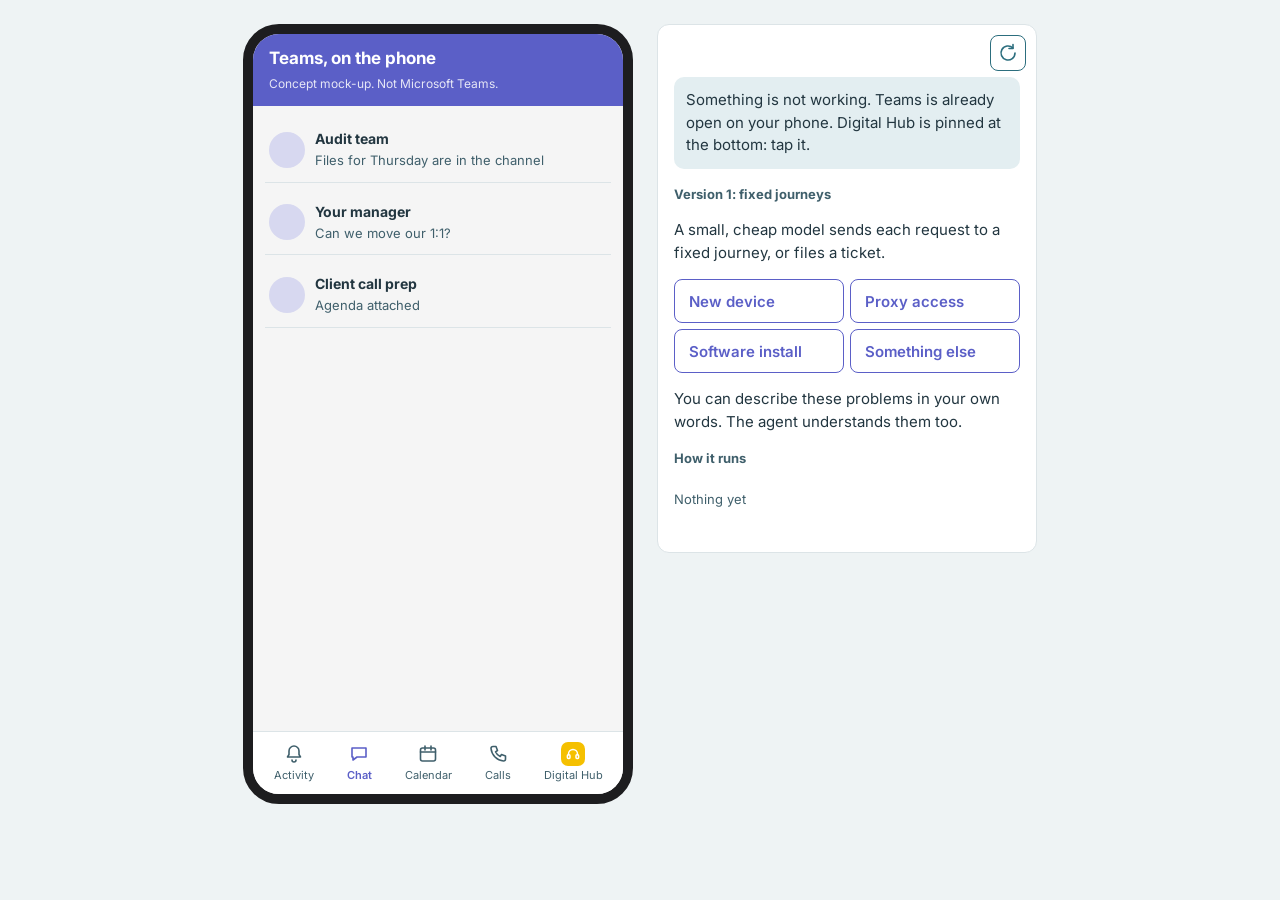
<file: app/index.html>
<!DOCTYPE html>
<html lang="en">
<head>
<meta charset="utf-8">
<meta name="viewport" content="width=device-width, initial-scale=1">
<title>Digital Hub: proof of concept</title>
<link href="https://fonts.googleapis.com/css2?family=Inter:wght@400;600;700&display=swap" rel="stylesheet">
<style>
/* Same colours as the diagrams: teal for our agents, yellow top bar for Digital Hub cards, purple for the Teams-like frame */
:root{--ink:#223640;--teal:#2c6e7e;--tint:#e3eef1;--hair:#dce4e7;--second:#3f5f6b;--hub:#f5c000;--live:#d9733b;--frame:#5b5fc7}
*{box-sizing:border-box;min-width:0}
body{margin:0;background:#eef3f4;color:var(--ink);font:400 15px/1.5 Inter,sans-serif}
.wrap{display:flex;gap:24px;justify-content:center;align-items:flex-start;padding:24px 12px;flex-wrap:wrap}
.device{display:flex;flex-direction:column;background:#f5f5f5;border:10px solid #1d1d1f;overflow:hidden;max-width:100%}
.device.phone{width:390px;height:780px;max-height:calc(100vh - 48px);border-radius:36px}
.device.desktop{width:1040px;height:680px;border-radius:14px}
.body{flex:1;display:flex;min-height:0}
.convo{flex:1;display:flex;flex-direction:column;min-height:0}
.rail,.side{display:none}
.desktop .rail{display:flex;flex-direction:column;gap:6px;width:72px;padding:10px 4px;background:#464775}
.rb{display:flex;flex-direction:column;align-items:center;gap:2px;min-height:0;padding:6px 2px;border:0;border-radius:6px;background:none;color:#fff;font:400 10px Inter,sans-serif}
.rb .ic{width:26px;height:26px}.rail .ic svg{stroke:#fff}
.rb.hub .ic{background:var(--hub);border-radius:7px;padding:3px}.rb.hub svg{stroke:#fff}
/* Desktop side panel: the 2019 portal widgets, next to the chat */
.desktop .side{display:block;width:300px;padding:14px;border-left:1px solid var(--hair);background:#fff;overflow-y:auto}
.side h3{font-size:13px;margin:0 0 6px;color:var(--second)}
.side section{margin-bottom:18px}
.item{font-size:13px;padding:8px 10px;border:1px solid var(--hair);border-radius:8px;margin-bottom:6px}
.item b{display:block}.item span{color:var(--second)}
.empty{font-size:13px;color:var(--second)}
.top{background:var(--frame);color:#fff;padding:12px 16px}
.top b{display:block;font-size:17px}
.top small{opacity:.85;font-size:12px}
.chat{flex:1;overflow-y:auto;padding:12px;display:flex;flex-direction:column;gap:8px}
.msg{max-width:82%;padding:8px 12px;border-radius:12px;background:#fff;border:1px solid var(--hair)}
.msg .who{display:block;font-size:12px;font-weight:600;color:var(--second)}
.msg.me{align-self:flex-end;background:#e8e9fb;border-color:#d0d2f5}
.msg.live{border-color:var(--live)}
.note{align-self:center;font-size:12px;color:var(--second);text-align:center}
.card{max-width:88%;background:#fff;border:1px solid var(--hair);border-top:6px solid var(--hub);border-radius:10px;padding:10px 12px}
.card.live{border-top-color:var(--live)}
.card b{display:block}
.card p{margin:2px 0;color:var(--second);font-size:14px}
.btns{display:flex;flex-wrap:wrap;gap:6px;margin-top:8px}
.btns.stack{flex-direction:column;align-items:stretch}.btns.stack button{text-align:left;padding:8px 10px}.btns.stack button span{display:block;font-weight:400;font-size:13px;color:var(--second)}
button{font:600 14px Inter,sans-serif;min-height:40px;padding:0 14px;border-radius:8px;border:1.5px solid var(--teal);background:#fff;color:var(--teal);cursor:pointer}
button.main{background:var(--teal);color:#fff}
button:disabled{opacity:.45;cursor:default}
/* Module name: tiny and grey in the corner for now, until it gets its own place */
.card{position:relative;padding-bottom:16px}.mod{position:absolute;right:8px;bottom:3px;font-size:9px;color:#9aa5aa}
.typing{align-self:flex-start;font-size:13px;color:var(--second)}
.compose{display:flex;flex-direction:column;gap:6px;padding:8px;border-top:1px solid var(--hair);background:#fff}
.chips{display:flex;flex-wrap:wrap;gap:6px}
.chips button{min-height:34px;font-weight:400;font-size:13px;border-color:var(--frame);color:var(--frame)}
.row{display:flex;gap:6px}
.row input{flex:1;font:16px Inter,sans-serif;padding:8px 10px;border:1px solid var(--hair);border-radius:8px}
.row button{background:var(--frame);border-color:var(--frame);color:#fff}
.hidden{display:none}
/* Teams-like bottom tabs on the phone, rail on the laptop. No Microsoft logo: generic squares, Digital Hub in yellow */
.tabs{display:flex;justify-content:space-around;padding:6px 4px 8px;background:#fff;border-top:1px solid var(--hair)}
.desktop .tabs{display:none}
.tab{display:flex;flex-direction:column;align-items:center;gap:2px;min-height:0;padding:4px 6px;border:0;background:none;color:var(--second);font:400 11px Inter,sans-serif}
.ic{display:block;width:24px;height:24px}.ic svg{width:100%;height:100%;fill:none;stroke:var(--second);stroke-width:1.6;stroke-linecap:round;stroke-linejoin:round}
.tab.on{color:var(--frame);font-weight:600}.tab.on svg{stroke:var(--frame)}
/* Digital Hub, pinned: a yellow tile with a white headset */
.tab.hub .ic{background:var(--hub);border-radius:7px;padding:3px}.tab.hub svg{stroke:#fff;stroke-width:2}
.home-row{display:flex;gap:10px;align-items:center;padding:10px 4px;border-bottom:1px solid var(--hair)}
.home-row i{width:36px;height:36px;border-radius:50%;background:#d7d8f0;flex:none}
.home-row b{display:block;font-size:14px}.home-row span{font-size:13px;color:var(--second)}
/* The guide: what is happening now, and who is working */
.guide{width:380px;max-width:100%;background:#fff;border:1px solid var(--hair);border-radius:12px;padding:16px}
.guide h2{font-size:13px;margin:16px 0 8px;color:var(--second)}
.now{margin:0;padding:12px;border-radius:10px;background:var(--tint);font-size:15px}
.flow{display:flex;flex-direction:column;align-items:stretch}
.agent{position:relative;border:1.5px solid #c9d1d4;border-radius:10px;padding:10px;margin-top:22px;cursor:pointer;background:#fff}
.agent:first-child{margin-top:0}
.agent+.agent::before{content:'';position:absolute;top:-24px;left:28px;height:22px;border-left:2px solid #b7c1c5}
.agent.active{border-color:var(--teal);box-shadow:0 0 0 3px var(--tint)}
.agent.person{border-color:var(--live)}
.agent-head{display:flex;gap:10px;align-items:center}
.ava{width:36px;height:36px;border-radius:8px;display:grid;place-items:center;font:700 12px Inter,sans-serif;color:#fff;background:var(--teal);flex:none}
.person .ava{background:var(--live);border-radius:50%}
.ava img,.face{width:100%;height:100%;border-radius:50%;object-fit:cover}
.msg .face{float:left;width:28px;height:28px;margin:0 8px 0 0}
.card b .face{width:28px;height:28px;margin:0 8px 0 0;vertical-align:middle}.enterprise .ava{background:#3f5f6b}.trigger .ava{background:var(--frame)}.system .ava{background:#9aa5aa}.switch .ava{background:#6a7a82;transform:rotate(45deg) scale(.8)}.switch .ava span{transform:rotate(-45deg)}
.agent-head b{display:block;font-size:14px}.agent-head span{font-size:12px;color:var(--second)}
/* sub-nodes, like n8n: chat model, memory, tools hang under an AI agent node */
.subs{display:grid;grid-template-columns:repeat(3,minmax(0,1fr));gap:6px;margin-top:10px;padding-top:10px;border-top:1.5px dashed #c9d1d4}
.sub{border:1px solid var(--hair);border-radius:8px;padding:5px 6px;font-size:11px;line-height:1.3}
.sub i{display:block;font-style:normal;color:var(--second)}
.sub.large{background:var(--teal);border-color:var(--teal);color:#fff}.sub.large i{color:#fff}
.branches{display:flex;gap:6px;margin-top:8px}.branches span{flex:1;font-size:12px;text-align:center;padding:4px;border:1px solid var(--hair);border-radius:8px;color:var(--second)}
.branches span.taken{background:var(--teal);border-color:var(--teal);color:#fff}
.details{margin-top:8px;font-size:13px}.details p{margin:4px 0}.details ol{margin:6px 0 0;padding-left:18px;color:var(--second)}
.total{margin-top:8px;font-size:14px;font-weight:600}
.switch{display:flex;gap:6px;margin-top:16px}
.clock{display:flex;align-items:center;gap:8px;margin:10px 0;font-weight:600;color:var(--teal)}.clock svg{width:28px;height:28px;fill:none;stroke:var(--teal);stroke-width:1.6;stroke-linecap:round}.clock .hand{transform-origin:12px 12px;animation:spin 1s linear infinite}@keyframes spin{to{transform:rotate(360deg)}}
.top-row{display:flex;justify-content:flex-end;margin:-6px -6px 6px 0}button.icon{min-height:36px;width:36px;padding:0;display:grid;place-items:center}button.icon .ic svg{stroke:var(--teal)}
.examples{display:grid;grid-template-columns:1fr 1fr;gap:6px;margin:8px 0}.examples button{text-align:left;min-height:44px;font-size:15px;border-color:var(--frame);color:var(--frame)}
</style>
</head>
<body>
<div class="wrap">
  <section class="device phone" id="frame" aria-label="Digital Hub chat">
    <header class="top"><b id="device">Digital Hub demo</b><small>Concept mock-up. Not Microsoft Teams.</small></header>
    <div class="body">
      <nav class="rail"><button class="rb"><span class="ic"><svg viewBox="0 0 24 24" aria-hidden="true"><path d="M12 4a5 5 0 0 0-5 5v3.5L5.5 15h13L17 12.5V9a5 5 0 0 0-5-5z"/><path d="M10 18a2 2 0 0 0 4 0"/></svg></span>Activity</button><button class="rb"><span class="ic"><svg viewBox="0 0 24 24" aria-hidden="true"><path d="M5 6h14v9H10l-4 3v-3H5z"/></svg></span>Chat</button><button class="rb"><span class="ic"><svg viewBox="0 0 24 24" aria-hidden="true"><rect x="4.5" y="6" width="15" height="13" rx="2"/><path d="M4.5 10h15M9 4v4M15 4v4"/></svg></span>Calendar</button><button class="rb"><span class="ic"><svg viewBox="0 0 24 24" aria-hidden="true"><path d="M7 4.5h3l1.5 4-2 1.3a9 9 0 0 0 4.7 4.7l1.3-2 4 1.5v3a2 2 0 0 1-2 2A14 14 0 0 1 5 6.5a2 2 0 0 1 2-2z"/></svg></span>Calls</button><button class="rb hub" id="railhub"><span class="ic"><svg viewBox="0 0 24 24" aria-hidden="true"><path d="M6 13v-1a6 6 0 0 1 12 0v1"/><rect x="4.5" y="13" width="3.5" height="5" rx="1.2"/><rect x="16" y="13" width="3.5" height="5" rx="1.2"/></svg></span>Digital Hub</button></nav>
      <div class="convo">
        <div class="chat" id="chat" aria-live="polite"></div>
        <div class="compose hidden" id="compose">
          <div class="chips" id="chips"></div>
          <form class="row" id="form"><input id="input" aria-label="Message" autocomplete="off"><button>Send</button></form>
        </div>
      </div>
      <aside class="side">
        <section><h3>My requests</h3><div id="reqs"><p class="empty">Nothing open</p></div></section>
        <section><h3>Waiting for someone</h3><div id="waits"><p class="empty">Nothing waiting</p></div></section>
        <section><h3>Approved fixes</h3><p class="empty">The fix agent runs them for you. You can also ask for one in the chat.</p>
          <div class="item"><b>Browser</b><span>Clear cookies, fix pop-up blocking</span></div>
          <div class="item"><b>Windows</b><span>Clean up the disk, repair the installer</span></div>
          <div class="item"><b>Compliance</b><span>Check and fix PC compliance</span></div>
          <div class="item"><b>Connection</b><span>Update the VPN app, fix frequent lockouts</span></div>
        </section>
      </aside>
    </div>
    <nav class="tabs"><button class="tab"><span class="ic"><svg viewBox="0 0 24 24" aria-hidden="true"><path d="M12 4a5 5 0 0 0-5 5v3.5L5.5 15h13L17 12.5V9a5 5 0 0 0-5-5z"/><path d="M10 18a2 2 0 0 0 4 0"/></svg></span>Activity</button><button class="tab on" id="tabchat"><span class="ic"><svg viewBox="0 0 24 24" aria-hidden="true"><path d="M5 6h14v9H10l-4 3v-3H5z"/></svg></span>Chat</button><button class="tab"><span class="ic"><svg viewBox="0 0 24 24" aria-hidden="true"><rect x="4.5" y="6" width="15" height="13" rx="2"/><path d="M4.5 10h15M9 4v4M15 4v4"/></svg></span>Calendar</button><button class="tab"><span class="ic"><svg viewBox="0 0 24 24" aria-hidden="true"><path d="M7 4.5h3l1.5 4-2 1.3a9 9 0 0 0 4.7 4.7l1.3-2 4 1.5v3a2 2 0 0 1-2 2A14 14 0 0 1 5 6.5a2 2 0 0 1 2-2z"/></svg></span>Calls</button><button class="tab hub" id="tabhub"><span class="ic"><svg viewBox="0 0 24 24" aria-hidden="true"><path d="M6 13v-1a6 6 0 0 1 12 0v1"/><rect x="4.5" y="13" width="3.5" height="5" rx="1.2"/><rect x="16" y="13" width="3.5" height="5" rx="1.2"/></svg></span>Digital Hub</button></nav>
  </section>
  <aside class="guide">
    <div class="top-row"><button id="restart" class="icon" aria-label="Start again" title="Start again"><span class="ic"><svg viewBox="0 0 24 24" aria-hidden="true"><path d="M19 12a7 7 0 1 1-2.05-4.95"/><path d="M17 3.5v4h-4"/></svg></span></button></div>
    <p class="now" id="now"></p>
    <h2>Version 1: fixed journeys</h2>
    <p>A small, cheap model sends each request to a fixed journey, or files a ticket.</p>
    <div class="examples" id="examples"></div>
    <p>You can describe these problems in your own words. The agent understands them too.</p>
    <h2>How it runs</h2>
    <div class="flow" id="agents"><p class="empty">Nothing yet</p></div>
    <p class="total" id="total"></p>
  </aside>
</div>
<script>
{
const chat = document.getElementById('chat'), chipsEl = document.getElementById('chips'), $ = id => document.getElementById(id);
const form = document.getElementById('form'), input = document.getElementById('input');
const wait = ms => new Promise(r => setTimeout(r, ms));
// Tracy's face: the live-support illustration from the 2019 diagrams
const FACE = '[data-uri]';
const face = () => { const i = el('img', 'face'); i.src = FACE; i.alt = ''; return i; };
const el = (tag, cls, text) => { const e = document.createElement(tag); if (cls) e.className = cls; if (text) e.textContent = text; return e; };
const add = e => { chat.append(e); chat.scrollTop = chat.scrollHeight; return e; };
let onSend = null, pending = null, busy = false, fromChat = false, topic = '';

// What the employee sees ---------------------------------------------------------------
const me = text => add(el('div', 'msg me', text));
const note = text => add(el('div', 'note', text));
async function say(text, who = 'Digital Hub', live = false) {
  const t = add(el('div', 'typing', who + ' is typing…'));
  await wait(900);
  t.remove();
  const m = el('div', 'msg' + (live ? ' live' : ''));
  if (who === 'Tracy') m.append(face());
  m.append(el('span', 'who', who), text);
  add(m);
}
// A card: title, lines, buttons. Resolves with the label the employee tapped (at once if it has no buttons).
function card(module, title, lines, buttons = [], opt = {}) {
  return new Promise(resolve => {
    const c = el('div', 'card' + (opt.live ? ' live' : ''));
    const h = el('b', '', title);
    if (opt.face) h.prepend(face());
    c.append(h, ...lines.map(l => el('p', '', l)));
    const b = el('div', opt.stack ? 'btns stack' : 'btns');
    buttons.forEach((label, i) => {
      const x = el('button', i || opt.stack ? '' : 'main', label);
      const [name, about] = label.split('\n'); // a stacked option: name on the first line, one line about it below
      if (about) { x.textContent = name; x.append(el('span', '', about)); }
      x.onclick = () => { b.querySelectorAll('button').forEach(y => y.disabled = true); if (opt.echo !== false) me(name); resolve(name); };
      b.append(x);
    });
    if (buttons.length) c.append(b);
    if (module) c.append(el('span', 'mod', module));
    // A short pause before every card, so messages arrive one at a time
    const t = add(el('div', 'typing', 'Digital Hub is typing…'));
    wait(900).then(() => { t.remove(); add(c); if (!buttons.length) resolve(null); });
  });
}
// The employee writes: suggestion chips plus free text. Resolves with what was sent.
function ask(suggestions) {
  if (pending) { const t = pending; pending = null; return Promise.resolve(t); } // already written to the intake agent
  chipsEl.replaceChildren(...suggestions.map(s => { const b = el('button', '', s); b.onclick = () => send(s); return b; }));
  return new Promise(resolve => { onSend = resolve; });
}
function send(text) {
  if (!onSend || !text.trim()) return;
  me(text);
  chipsEl.replaceChildren();
  input.value = '';
  if (withPerson) personHistory.push({ role: 'user', content: text });
  const r = onSend; onSend = null; r(text);
}
// The demo runs on the phone only
function device(text) {
  $('device').textContent = text;
}
const onDevice = () => $('device').textContent.includes('laptop') ? 'laptop' : 'phone';
// Desktop widgets: open requests and what waits for someone else
function widget(id, key, title, status) {
  const box = document.getElementById(id);
  box.querySelector('.empty')?.remove();
  let it = box.querySelector(`[data-k="${key}"]`);
  if (!it) { it = el('div', 'item'); it.dataset.k = key; it.append(el('b'), el('span')); box.append(it); }
  it.querySelector('b').textContent = title;
  it.querySelector('span').textContent = status;
}
const request = (title, status) => widget('reqs', title, title, status);
// Tracy: in the demo a larger model plays her, and it sees only the handoff card
let withPerson = false;
const personHistory = [];
const handoffCard = () => [`Request: ${topic}`, ...[...document.querySelectorAll('.agent ol li')].map(li => li.textContent)].join('\n');
async function tracy(cue, fallback) {
  if (!live) { personHistory.push({ role: 'assistant', content: fallback }); return say(fallback, 'Tracy', true); }
  const t = add(el('div', 'typing', 'Tracy is typing…'));
  try {
    const res = await fetch('/api/person', { method: 'POST', headers: { 'content-type': 'application/json' }, body: JSON.stringify({ handoff: handoffCard(), history: personHistory, cue }) });
    const r = await res.json();
    if (!res.ok || !r.reply) throw new Error(r.error);
    t.remove();
    personHistory.push({ role: 'assistant', content: r.reply });
    spend('Tracy from IT', r.usage.cost);
    const msg = el('div', 'msg live'); msg.append(face(), el('span', 'who', 'Tracy'), r.reply); add(msg);
  } catch (e) { t.remove(); personHistory.push({ role: 'assistant', content: fallback }); await say(fallback, 'Tracy', true); }
}
async function talkToTracy(text) {
  me(text); input.value = '';
  personHistory.push({ role: 'user', content: text });
  await tracy('', 'Let me check that for you. I can see everything that was tried, so I will start from there.');
}

// Tickets stay in this browser, so a later conversation can ask about them ("how is my Visio?")
const tickets = {
  all() { try { return JSON.parse(localStorage.getItem('dh-tickets')) || []; } catch { return []; } },
  add(what, team, kind = 'INC', status = 'Open') {
    const t = { num: kind + Math.floor(1000000 + Math.random() * 9000000), what, team, status, at: new Date().toISOString() };
    try { localStorage.setItem('dh-tickets', JSON.stringify([...tickets.all(), t])); } catch { /* storage off: the ticket still shows in this conversation */ }
    request(t.num, `${what.replace(/\.$/, '')}. ${team}, ${status.toLowerCase()}`);
    return t.num;
  },
  set(num, status) {
    const all = tickets.all(), t = all.find(x => x.num === num);
    if (t) { t.status = status; try { localStorage.setItem('dh-tickets', JSON.stringify(all)); } catch { /* storage off */ } }
    const it = document.querySelector(`#reqs [data-k="${num}"] span`);
    if (it) it.textContent = it.textContent.replace(/, [^,]*$/, `, ${status.toLowerCase()}`);
  },
};
// Time passes in the demo: a clock runs for a few seconds, then the agent comes back by itself
function later(label) {
  const box = el('div', 'clock');
  box.innerHTML = '<svg viewBox="0 0 24 24" aria-hidden="true"><circle cx="12" cy="12" r="9"/><path class="hand" d="M12 12V6"/></svg>';
  box.append(el('span', '', label + '…'));
  $('now').after(box);
  return wait(3000).then(() => box.remove());
}
function unwait(key) {
  const box = document.getElementById('waits');
  box.querySelector(`[data-k="${key}"]`)?.remove();
  if (!box.children.length) box.append(el('p', 'empty', 'Nothing waiting'));
}

// Who is working: every agent and person is a card in the guide ---------------------------
const AG = {
  'Message in Digital Hub': { ab: 'IN', role: 'Trigger: the employee writes or taps', kind: 'trigger', does: 'Starts the run with the employee’s message and channel' },
  'Fixed journey?': { ab: '?', role: 'Switch', kind: 'switch', does: 'Known request: the fixed journey runs. Unknown: a ticket for people, with a label' },
  'ServiceNow ticket': { ab: 'SN', role: 'Ticket for people, filled by the intake agent', kind: 'system', does: 'Carries the summary, team, urgency and a label for new journeys' },
  'Intake agent': { ab: 'IA', role: 'AI agent: reads every request first', model: 'Small model', memory: 'This conversation + employee context', real: true, price: '$0.10 in, $0.50 out per million tokens',
    does: 'Picks a fixed journey, or fills a ServiceNow ticket and labels it', never: 'Changes nothing in any system', uses: 'Workday, Nexthink, ServiceNow' },
  'Fix agent': { memory: 'This case', ab: 'FX', role: 'Fixes devices and software', model: 'Small model',
    does: 'Runs approved fixes; the large model drafts new ones', never: 'Runs a new fix before an engineer approves', uses: 'Nexthink, Intune' },
  'Identity agent': { memory: 'This case', ab: 'ID', role: 'Passwords and sign-in', model: 'Small model',
    does: 'Resets passwords, unlocks accounts', never: 'Reads mail or files', uses: 'Entra ID' },
  'Access agent': { memory: 'This case', ab: 'AC', role: 'Access to channels, files, mailboxes', model: 'Small model',
    does: 'Asks owners, grants access once they say yes', never: 'Approves its own request', uses: 'Entra ID, Office 365, Workday' },
  'Devices agent': { memory: 'This case', ab: 'DV', role: 'Laptops and accessories', model: 'Small model',
    does: 'Locks, orders, starts the data transfer', never: 'Wipes without the employee’s yes', uses: 'Intune, SAP Ariba' },
  'Workplace agent': { memory: 'This case', ab: 'WP', role: 'Meeting rooms', model: 'Small model',
    does: 'Rebooks rooms, files facilities requests', never: 'Sees meeting content', uses: 'Office 365, ServiceNow' },
  'Microsoft Defender': { ab: 'MD', role: 'Enterprise agent for security', model: 'Its own model', kind: 'enterprise',
    does: 'Decides whether a reported email is a threat and removes it', never: 'Is rebuilt by us: we only ask it', uses: 'Defender for Office 365' },
  'Tracy from IT': { ab: 'TR', face: true, role: 'Live support. In the demo, played by a larger model', kind: 'person', model: 'Large model', memory: 'The handoff card only', uses: 'Remote session',
    real: true, price: '$2 in, $10 out per million tokens', does: 'Takes over with the whole story. In real life she is a support person', never: 'Asks the employee to repeat anything' },
  'Tracy': { alias: 'Tracy from IT' },
  'The security team': { ab: 'SE', role: 'Security incidents', kind: 'person', does: 'Handles real attacks and client data at risk' },
  'Facilities': { ab: 'FA', role: 'Building and rooms', kind: 'person', does: 'Repairs rooms and equipment' },
  'Engineer': { ab: 'EN', role: 'Approves new fixes', kind: 'person', does: 'Checks every new fix before it runs anywhere' },
};
let active = null, total = 0;
const now = text => { $('now').textContent = text; };
function agentCard(name) {
  name = AG[name]?.alias || name;
  const a = AG[name];
  let c = document.querySelector(`.agent[data-n="${name}"]`);
  if (c) return c;
  $('agents').querySelector('.empty')?.remove();
  c = el('div', 'agent ' + (a.kind || '')); c.dataset.n = name; c.dataset.cost = 0;
  const head = el('div', 'agent-head'), ava = el('div', 'ava', a.face ? '' : a.ab), t = el('div');
  if (a.face) ava.append(face());
  t.append(el('b', '', name), el('span', '', a.role));
  head.append(ava, t);
  const parts = [head];
  if (a.model) {
    const subs = el('div', 'subs');
    [['Chat model', a.model], ['Memory', a.memory || 'Its own'], ['Tools', a.uses || 'None']].forEach(([k, v]) => {
      const x = el('div', 'sub' + (v === 'Large model' ? ' large' : '')); x.append(el('i', '', k), v); subs.append(x);
    });
    parts.push(subs);
  }
  if (a.kind === 'switch') { const br = el('div', 'branches'); br.append(el('span', '', 'Yes: fixed journey'), el('span', '', 'No: ticket')); parts.push(br); }
  const d = el('div', 'details hidden');
  d.append(el('p', '', 'Does: ' + a.does));
  if (a.never) d.append(el('p', '', 'Never: ' + a.never));

  if (a.model) d.append(el('p', 'cost', a.real ? 'This conversation: $0' : 'In this demo its steps are scripted: no model call, no cost shown'));
  d.append(el('ol'));
  if (a.kind === 'switch') ava.replaceChildren(el('span', '', '?'));
  c.append(...parts, d);
  c.onclick = () => d.classList.toggle('hidden');
  $('agents').append(c);
  return c;
}
// Systems and approvers are not agents: their steps go to the agent that called them
function step(who, text) {
  const c = AG[who] ? agentCard(who) : active || agentCard('Intake agent');
  document.querySelectorAll('.agent').forEach(x => x.classList.toggle('active', x === c));
  active = c;
  c.querySelector('ol').append(el('li', '', AG[who] ? text : `${who}: ${text}`));
  now(`${c.dataset.n}: ${AG[who] ? text : who + ' — ' + text}`);
}
function spend(name, dollars) {
  const c = agentCard(name);
  c.dataset.cost = +c.dataset.cost + dollars;
  total += dollars;
  c.querySelector('.cost').textContent = `This conversation: $${(+c.dataset.cost).toFixed(5)}. Price: ${AG[c.dataset.n].price}`;
  $('total').textContent = `Model cost of this conversation: $${total.toFixed(5)}`;
}

// The 12 modules: the same task always looks the same ----------------------------------------
const m = {
  async verifyIdentity(how) {
    const a = await card('Verify identity', 'Confirm it is you', [how], ['I approved it']);
    step('Entra ID', 'Identity confirmed with a second factor', 'system');
    return a;
  },
  async orderDevice(item, lines) {
    const a = await card('Order a device', item, lines, ['Order', 'Not now']);
    if (a === 'Not now') { await say('OK. The order is saved if you change your mind.'); return false; }
    step('SAP Ariba', `Order placed: ${item}`, 'system');
    request(item, 'Ordered');
    return true;
  },
  async installSoftware(app) {
    step('Fix agent', `Checks in ServiceNow that ${app} is approved for this role`);
    const a = await card('Install software', `${app} is approved for you`, ['About 5 minutes'], ['Install now', 'Later']);
    const num = tickets.add(`${app} install`, 'Software', 'REQ', a === 'Later' ? 'Install later' : 'Installing');
    step('ServiceNow ticket', `Request ${num}: ${app}, ${a === 'Later' ? 'install later' : 'installing'}`);
    if (a === 'Later') {
      // One short reminder: 15 minutes is soon enough for a call today
      if (await card('Install software', 'Shall I remind you in 15 minutes?', [], ['Yes', 'No']) === 'No') {
        step('Fix agent', 'No reminder. The request stays open');
        await say(`OK. Request ${num} stays open: install it any time from My requests.`);
        return false;
      }
      step('Fix agent', 'The journey sets one reminder: in 15 minutes');
      await say(`OK. Your request is ${num}. I will remind you in 15 minutes.`);
      now('The employee goes back to work. Nobody needs to look at the ticket: the agent comes back by itself.');
      await later('15 minutes later');
      // The agent does not ask again: it starts the install, and the employee can still cancel
      step('Fix agent', 'Comes back once and starts the install. The employee can cancel');
      const r = await Promise.race([card('Install software', `Installing ${app} now`, ['About 5 minutes'], ['Cancel']), wait(6000)]);
      if (r === 'Cancel') {
        step('Fix agent', 'Cancelled: no more reminders. The request stays open for the service desk');
        await say(`OK, I won't bother you again. Your request ${num} stays open in My requests.`);
        return false;
      }
      [...chat.querySelectorAll('.card')].pop().querySelectorAll('button').forEach(b => b.disabled = true);
      tickets.set(num, 'Installing');
      step('Intune', `Starts the ${app} install`, 'system');
      return num;
    }
    step('Intune', `Starts the ${app} install`, 'system');
    await say(`Installing ${app}. I will tell you when it is ready.`);
    return num;
  },
  async getApproval(agent, who, what) {
    step(agent, `Asks ${who} in Teams: ${what}`);
    await card('Get approval', `Waiting for ${who}`, [what, 'I will tell you as soon as they answer']);
    widget('waits', who, who, what);
    await wait(2500);
    step(who, 'Approves in Teams', 'system');
    unwait(who);
  },
  // Returns true when the employee says yes. A no is a choice, not a dead end: one question at a time decides what happens next
  async confirmRisky(title, lines, action) {
    if (await card('Confirm a risky action', title, lines, [action, 'Not now']) === action) return true;
    await m.declined(title);
    return false;
  },
  async declined(what) {
    await say('Is it urgent?');
    if (/^(y|да)/i.test(await ask(['Yes', 'No']))) {
      await m.handOver('Tracy from IT', ['She already knows what happened'], null);
      await tracy('Greet the employee, show you know what happened, and say how you will help now.', 'Hi, I can see the whole conversation. Let us sort it out together.');
      return;
    }
    await say('Shall I file a ticket?');
    if (/^(y|да)/i.test(await ask(['Yes', 'Never mind']))) {
      const num = tickets.add(topic || what, 'Service desk');
      step('ServiceNow ticket', `Filed ${num}: ${what}, not urgent`);
      await say(`Done. Your ticket is ${num}.`);
    } else {
      await say('OK, cancelled.');
    }
  },
  async runFix(agent, n, what) {
    step(agent, `Fix ${n}: ${what}`);
    await say(`Fix ${n}: ${what}…`);
    await wait(1200);
  },
  async bookRoom(title, lines, action, other) {
    return card('Book or change a room', title, lines, [action, other]);
  },
  async grantAccess(agent, system, what, button) {
    step(agent, `Grants access in ${system}`);
    await card('Grant access', `You have access to ${what}`, [], [button]);
  },
  async handOver(who, lines, button) {
    step('Intake agent', 'Hands over: who, what happened, what was tried, the logs');
    step(who, 'Gets the handoff card. No need to ask again.', 'live');
    request('Case with ' + who, 'In progress');
    await wait(800);
    note(`${who} joined the chat`);
    withPerson = who.startsWith('Tracy');
    return card('Hand over to a person', `${who} joined`, lines, button ? [button] : [], { live: true, face: who.startsWith('Tracy') });
  },
  async status(title, lines) {
    request(title, lines[0]);
    await card('Status and updates', title, lines);
  },
  async feedback() {
    const a = await card('Feedback', 'How did we do?', [], ['Great', 'OK', 'Not good']);
    step('ServiceNow', `Case closed. Rating: ${a}`, 'system');
    withPerson = false;
    document.querySelectorAll('#reqs .item span').forEach(x => { if (['Installing', 'In progress'].includes(x.textContent)) x.textContent = 'Solved'; });
    await say('Thank you. The case is closed.');
  },
  async continueElsewhere(where) {
    if (where.includes(onDevice())) return;
    device(where);
    note(`You opened ${where.replace('Digital Hub in ', '')}. Same conversation.`);
    step('Intake agent', 'Same conversation in another channel: nothing is asked again');
  },
};
const front = (text) => step('Intake agent', text);
const context = () => front('Loads his context from Workday, Nexthink and ServiceNow: role, laptop, open tickets');

// The 10 scenarios -------------------------------------------------------------------------
const scenarios = [
  { title: 'Meeting room', where: 'Digital Hub in Teams, on the laptop', async run() {
    await ask(['The screen in room 4B is not working, my meeting starts in 10 minutes']);
    context(); front('Room problem: routes to the workplace agent');
    step('Workplace agent', 'Finds a free room of the same size nearby in Office 365');
    const a = await m.bookRoom('Room 4C is free', ['Same size, same floor', 'I will move the invite for everyone'], 'Move my meeting', 'Keep room 4B');
    if (a === 'Move my meeting') { step('Office 365', 'Meeting moved to 4C, invites updated', 'system'); await say('Done. Everyone has the new room.'); }
    step('Workplace agent', 'Files a facilities request in ServiceNow');
    step('Facilities', 'Schedules a repair visit for room 4B', 'live');
    await m.status('Repair request for room 4B', ['Facilities will visit today', 'You do not need to do anything']);
    await m.feedback();
  } },
  { title: 'VPN offsite', where: 'Digital Hub in Teams, on the laptop', async run() {
    await ask(['VPN does not connect from the hotel']);
    context(); front('Connection problem: routes to the fix agent');
    step('Nexthink', 'The VPN client on his laptop is out of date', 'system');
    await say('Your VPN app is out of date. That is why it fails.');
    if (!await m.confirmRisky('Update the VPN app?', ['About 2 minutes', 'You will be offline for a moment'], 'Update')) return;
    await m.runFix('Fix agent', 1, 'updating the VPN app');
    step('Intune', 'VPN app updated', 'system');
    await say('Updated. Try to connect now.');
    const r = await ask(['It works now', 'Still not working']);
    if (r === 'Still not working') {
      step('Intake agent', 'The fix did not help: the problem is on the network side');
      await say('The problem is on the network side. I am bringing in a person.');
      await m.handOver('Tracy from IT', ['She already knows: you are at a hotel, the VPN app is updated, it still does not connect'], 'Allow remote session');
      step('Tracy', 'Reads the handoff: hotel network, VPN app updated, still no connection');
      await tracy('Explain that many hotel networks block the usual VPN connection and that you are switching their VPN to the mode that works through hotel Wi-Fi.', 'I see the whole story. Many hotel networks block the usual VPN connection. I am switching your VPN to the mode that works through hotel Wi-Fi.');
      step('Tracy', 'Switches the VPN to the hotel-friendly mode in the remote session');
      await wait(1500);
      await tracy('The switch is done. Ask them to try to connect now.', 'Done. Try to connect now.');
      await ask(['Connected, thank you']);
      await tracy('It works. Tell them the VPN will now pick this mode on its own in any hotel.', 'Great. The VPN will now pick this mode on its own in any hotel.');
      step('Fix agent', 'Drafts a new fix: switch to the hotel-friendly mode when the usual one fails');
      step('Engineer', 'Approves the new fix. Next time the fix agent does it without a person');
    }
    await m.feedback();
  } },
  { title: 'Password reset', where: 'Digital Hub website, on the phone', async run() {
    note('Your laptop says the password is wrong. You open the Digital Hub website on your phone.');
    await ask(['I am locked out of my laptop']);
    front('Locked out: routes to the identity agent');
    await m.verifyIdentity('I sent a request to your Authenticator app');
    step('Entra ID', 'Sign-in risk: low', 'system');
    step('Identity agent', 'Creates a one-time pass in Entra ID, valid for 1 hour');
    await card(null, 'Your one-time pass', ['7Q4-K9M-2LX', 'Type it on your laptop instead of the password. Then set a new one.'], ['I am in']);
    step('Entra ID', 'Signed in with the one-time pass, new password set', 'system');
    await say('Welcome back. Your new password works everywhere now.');
    await m.feedback();
  } },
  { title: 'Teams channel access', where: 'Digital Hub in Teams, on the laptop', async run() {
    await ask(['I need access to the Halden client channel']);
    context(); front('Access request: routes to the access agent');
    step('Access agent', 'Checks in Workday that he is on the Halden engagement');
    await m.getApproval('Access agent', 'the channel owner', 'Add him to the Halden channel');
    await m.grantAccess('Access agent', 'Entra ID and Office 365', 'the Halden channel', 'Open the channel');
    await m.feedback();
  } },
  { title: 'Lost laptop', where: 'Digital Hub in Teams, on the phone', async run() {
    await ask(['My laptop was stolen at the airport']);
    front('Lost device: routes to the devices agent');
    await m.verifyIdentity('Approve the request in Authenticator on your phone');
    step('Devices agent', 'It is him: locks and wipes at once, without asking more');
    step('Intune', 'Laptop locked and wiped', 'system');
    step('Identity agent', 'Signs him out everywhere and sends a link for a new password');
    await say('Your laptop is locked and wiped. Nobody can open it, and your files are safe in OneDrive. You are signed out everywhere: set a new password with the link on your phone.');
    step('Devices agent', 'Files the loss report in ServiceNow');
    await m.orderDevice('Replacement laptop', ['Same model, set up for you', 'Locker at your office, tomorrow 10:00']);
    await say('One more question: was client data on it?');
    const r = await ask(['Yes, client files', 'No']);
    if (r !== 'No') {
      front('Client data on a lost device: the security team joins');
      await m.handOver('The security team', ['They will tell the client if needed'], null);
      await say('Thanks for telling us fast. We will take it from here and call you today.', 'Security team', true);
    }
    await m.status('Your laptop case', ['Locked and wiped', 'Replacement: tomorrow 10:00, locker 12']);
    await m.feedback();
  } },
  { title: 'Client files in SharePoint', where: 'Digital Hub in Teams, on the laptop', async run() {
    await ask(['I cannot open the Halden client folder in SharePoint']);
    context(); front('App access problem: routes to the access agent');
    step('Nexthink', 'SharePoint itself is working', 'system');
    step('Access agent', 'He is on the engagement in Workday, but has no access to its files in Entra ID');
    await say('You are on the Halden engagement, but nobody gave you access to its files yet.');
    await m.getApproval('Access agent', 'the engagement manager', 'Give him access to the Halden files');
    await m.grantAccess('Access agent', 'Entra ID', 'the Halden files', 'Open SharePoint');
    await m.feedback();
  } },
  { title: 'Outlook access for an assistant', label: 'Proxy access', where: 'Digital Hub in Teams, on the laptop', async run() {
    await ask(['My new assistant needs access to my calendar and inbox']);
    context(); front('Delegation: routes to the access agent');
    step('Access agent', 'Finds a new assistant on his team in Workday');
    let who = 'Anna Lee';
    if (await card('Grant access', 'Is it Anna Lee?', ['Executive assistant, joined your team on Monday'], ['Yes', 'Someone else']) === 'Someone else') {
      await say('Who is it? Write their name.');
      who = (await ask([])).trim();
      step('Access agent', `Finds ${who} in Workday`);
    }
    const LEVELS = { 'See your calendar': 'see your calendar', 'Manage your calendar': 'manage your calendar', 'Calendar and email': 'manage your calendar and email' };
    const level = await card('Grant access', `What can ${who} do?`, ['Private meetings and emails stay hidden. You can change this any time.'],
      ['See your calendar\nSees when you are busy', 'Manage your calendar\nAccepts, sends and moves meetings for you', 'Calendar and email\nAlso reads your email and sends it for you'], { stack: true });
    step('Access agent', `Gives ${who} this level in Office 365: ${level}`);
    const num = tickets.add(`${who}: ${level.toLowerCase()}`, 'Access', 'REQ', 'Active');
    step('ServiceNow ticket', `Request ${num}: access for ${who}`);
    step('Access agent', `Tells ${who} in Teams`);
    await say(`Done. ${who} can now ${LEVELS[level]}. I told them in Teams. To change or remove it, open ${num} in My requests.`);
    await m.feedback();
  } },
  { title: 'Ordering a peripheral', where: 'Digital Hub in Teams, on the laptop', async run() {
    await ask(['I need a second monitor']);
    context(); front('Hardware request: routes to the devices agent');
    step('Devices agent', 'Finds monitors that work with his laptop and are in stock in SAP Ariba');
    const pick = await card('Order a device', 'Monitors for your role', ['Free for your role. All of them work with your laptop.'],
      ['24-inch monitor\nFits a small desk', '27-inch monitor\nMore room for spreadsheets', '27-inch USB-C monitor\nOne cable for the picture and charging'], { stack: true });
    const where = await card('Order a device', 'Where should it go?', [], ['Office locker, tomorrow', 'Home, in 3 days']);
    step('Devices agent', 'Standard item: approved automatically, no manager needed');
    step('SAP Ariba', `Order placed: ${pick}`, 'system');
    const num = tickets.add(pick, 'Devices', 'REQ', 'Ordered');
    step('ServiceNow ticket', `Request ${num}: ${pick}, ordered`);
    await say(`Ordered. Your request is ${num}. I will tell you when it arrives.`);
    now('The employee goes back to work. The agent comes back when the monitor arrives.');
    const office = where.startsWith('Office');
    await later(office ? 'Next morning' : 'Three days later');
    step('Devices agent', office ? 'Comes back by itself: the monitor is in the locker' : 'Comes back by itself: the monitor was delivered');
    tickets.set(num, office ? 'Ready' : 'Delivered');
    await card('Status and updates', office ? 'Your monitor is here' : 'Your monitor was delivered', office ? ['Locker 12, next to reception', 'Code: 4821'] : ['Left at your door today']);
    await m.feedback();
  } },
  { title: 'Email scam', where: 'Outlook on the laptop', async run() {
    if (!fromChat) {
      await card(null, 'Your mailbox is full: verify your account', ['From: it-support@mai1box-help.com'], ['Report'], { echo: false });
      note('You tapped Report in Outlook');
    }
    // From the chat the employee has already said what happened: do not ask it again
    const said = fromChat ? await ask([]) : '';
    step('Microsoft Defender', 'Enterprise agent: confirms phishing, removes it from every mailbox', 'system');
    if (!fromChat) m.continueElsewhere('Digital Hub in Teams, on the laptop');
    await say('Thanks for reporting it. It was a scam, and it is now gone from everyone’s inbox.');
    let typed = /password/i.test(said);
    if (!fromChat) {
      await say('Did you click the link or type your password?');
      typed = await ask(['I typed my password', 'I did not click anything']) === 'I typed my password';
    }
    if (typed) {
      front('Password entered on a scam page: routes to the identity agent');
      if (!await m.confirmRisky('Change your password now?', ['You will be signed out on all devices'], 'Change password')) return;
      await m.verifyIdentity('Approve the request in Authenticator, then set a new password');
      step('Identity agent', 'Password reset, all sessions signed out');
      front('A real attack: the security team joins');
      await m.handOver('The security team', ['They will check your account'], null);
      await say('Your account is safe now. We are checking that nothing else happened.', 'Security team', true);
    }
    await m.feedback();
  } },
  { title: 'Failed software install', where: 'Digital Hub in Teams, on the laptop', async run() {
    await ask(['I need Visio for a client call today']);
    context(); front('Software request: routes to the fix agent');
    const req = await m.installSoftware('Visio');
    if (!req) return;
    await wait(1500);
    step('Nexthink', 'The install failed: the disk is almost full', 'system');
    await say('The install stopped: your disk is almost full.');
    await m.runFix('Fix agent', 1, 'clearing temporary files (your own files stay) and installing again');
    step('Intune', 'Fails again', 'system');
    await say('It failed again. I am trying another fix.');
    const reply = await ask(['My call is in 20 minutes, can someone help?', 'OK, keep trying']);
    if (reply !== 'OK, keep trying') {
      front('He is in a hurry: a person takes over now');
    } else {
      await m.runFix('Fix agent', 2, 'repairing the installer and installing again');
      step('Intune', 'Still fails', 'system');
      await say('That did not work either.');
      front('Two fixes failed: a person takes over');
    }
    await say('I am bringing in a person from IT. You will not need to explain anything.');
    await m.handOver('Tracy from IT', ['She already knows what happened'], 'Allow remote session');
    step('Tracy', 'Remote session allowed. Fixing it.', 'live');
    await tracy('You are now in their laptop through the remote session. Tell them it will take about two minutes.', 'I am in. Give me two minutes.');
    await ask(['I have to run to the train']);
    await tracy('They have to leave for a train. Tell them to go and keep this chat open on their phone; you will finish on the laptop.', 'Go. Keep this chat open on your phone, I will finish here.');
    await m.continueElsewhere('Digital Hub in Teams, on the phone');
    await wait(1500);
    step('Tracy', 'Fixed in the remote session: the installer cache was broken', 'live');
    tickets.set(req, 'Installed');
    await tracy('You fixed the broken installer cache and Visio is now installed on their laptop. Tell them, and wish them luck with the client call.', 'Visio is installed on your laptop. Good luck with the call.');
    step('Fix agent', 'Drafts a new fix: check the disk and clear the installer cache before installing');
    step('Engineer', 'Approves the new fix. Next time it runs automatically.', 'done');
    await m.feedback();
  } },
];

// Start: something is not working, and Teams is already open ---------------------------------
// Each button sends what a person would write; the intake model still picks the journey
const EXAMPLES = [
  ['Meeting room', 'The screen in room 4B is not working, my meeting starts in 10 minutes', 'Meeting room'],
  ['VPN', 'VPN does not connect from the hotel', 'VPN offsite'],
  ['Password', 'I am locked out of my laptop', 'Password reset'],
  ['Channel access', 'I need access to the Halden client channel', 'Teams channel access'],
  ['Lost laptop', 'My laptop was stolen at the airport', 'Lost laptop'],
  ['Client files', 'I cannot open the Halden client folder in SharePoint', 'Client files in SharePoint'],
  ['New device', 'I need a second monitor', 'Ordering a peripheral'],
  ['Proxy access', 'My new assistant needs access to my calendar and inbox', 'Outlook access for an assistant'],
  ['Scam email', 'I clicked a link in a strange email and typed my password', 'Email scam'],
  ['Software install', 'I need Visio for a client call today', 'Failed software install'],
  ['Something else', 'The printer on floor 3 keeps jamming', null],
];
// Switched on in this demo. The other journeys stay in the code: add a title here to switch one back on
const ON = ['Ordering a peripheral', 'Outlook access for an assistant', 'Failed software install'];
const place = 'phone';
function home() {
  device(`Teams, on the ${place}`);
  tickets.all().forEach(t => request(t.num, `${t.what}. ${t.team}, ${t.status.toLowerCase()}`));
  chat.replaceChildren();
  [['Audit team', 'Files for Thursday are in the channel'], ['Your manager', 'Can we move our 1:1?'], ['Client call prep', 'Agenda attached']].forEach(([n, t]) => {
    const r = el('div', 'home-row'), x = el('div');
    x.append(el('b', '', n), el('span', '', t)); r.append(el('i'), x); chat.append(r);
  });
  now('Something is not working. Teams is already open on your phone. Digital Hub is pinned at the bottom: tap it.');
}
async function openHub() {
  if ($('compose').classList.contains('hidden') === false) return;
  device(`Digital Hub in Teams, on the ${place}`);
  chat.replaceChildren();
  $('compose').classList.remove('hidden');
  $('tabhub').classList.add('on'); $('tabchat').classList.remove('on');
  step('Message in Digital Hub', `Digital Hub in Teams, on the ${place}`);
  step('Intake agent', 'Listens. Every message goes to it first');
  now('You are in Digital Hub inside Teams. The intake agent reads what you write: a small, cheap model.');
  await say('Hi. Tell me what is not working, in your own words.');
}
$('tabhub').onclick = openHub;
$('railhub').onclick = openHub;
$('examples').append(...EXAMPLES.filter(([, , j]) => !j || ON.includes(j)).map(([label, text, j]) => {
  const b = el('button', '', label);
  b.onclick = async () => {
    if (busy) return;
    busy = true;
    await openHub();
    input.value = '';
    for (const ch of text) { input.value += ch; await wait(20); }
    await wait(400);
    intake(text, j);
  };
  return b;
}));

// The intake agent: a small model picks a fixed journey, or fills a ticket and labels it
const live = location.protocol.startsWith('http') && !location.hostname.endsWith('claudeusercontent.com');
async function intake(text, offline) {
  busy = true;
  topic = text;
  me(text);
  input.value = '';
  step('Intake agent', 'Reads the request');
  let r;
  if (live) {
    try {
      const res = await fetch('/api/intake', { method: 'POST', headers: { 'content-type': 'application/json' }, body: JSON.stringify({ text }) });
      r = await res.json();
      if (!res.ok) throw new Error(r.error);
      step('Intake agent', `${r.usage.in} tokens in, ${r.usage.out} out: $${r.usage.cost.toFixed(5)}`);
      spend('Intake agent', r.usage.cost);
    } catch (e) { await say('I cannot reach the intake agent right now. Try again in a minute.'); busy = false; return; }
  } else if (offline !== undefined) {
    step('Intake agent', 'Offline preview: routed without the model');
    r = { journey: offline || 'none', ticket: offline ? null : { category: 'Printing', urgency: 'normal', group: 'Workplace', summary: 'The printer on floor 3 keeps jamming.', label: 'printer jams' } };
  } else { await say('Free text works in the hosted demo. Here, use the buttons on the right.'); busy = false; return; }
  const s = scenarios.find(x => x.title === r.journey && ON.includes(x.title));
  if (!s && !r.ticket) r.ticket = { category: r.journey, urgency: 'normal', group: 'Service desk', summary: text, label: r.journey.toLowerCase() };
  step('Fixed journey?', s ? `Yes: ${s.label || s.title}` : 'No journey yet');
  document.querySelectorAll('.branches span')[s ? 0 : 1].classList.add('taken');
  if (s) {
    fromChat = true;
    pending = text;
    await s.run();
    busy = false;
    return;
  }
  const t = r.ticket;
  step('ServiceNow ticket', `Filled for ${t.group}, urgency ${t.urgency}`);
  const num = tickets.add(t.summary, t.group);
  await card('Status and updates', `Your ticket is ${num}`, [t.summary, `Team: ${t.group}. Urgency: ${t.urgency}.`, 'A person will reply here. You will not need to explain again.']);
  step('ServiceNow ticket', `Label "${t.label}": when many tickets share a label, it becomes a new journey`);
  busy = false;
}
form.onsubmit = e => {
  e.preventDefault();
  const v = input.value.trim();
  if (onSend) send(input.value);
  else if (v && withPerson) talkToTracy(v);
  else if (v && !busy) intake(v);
  else input.value = '';
};
$('restart').onclick = () => location.reload();
home();
}
</script>
</body>
</html>
</file>
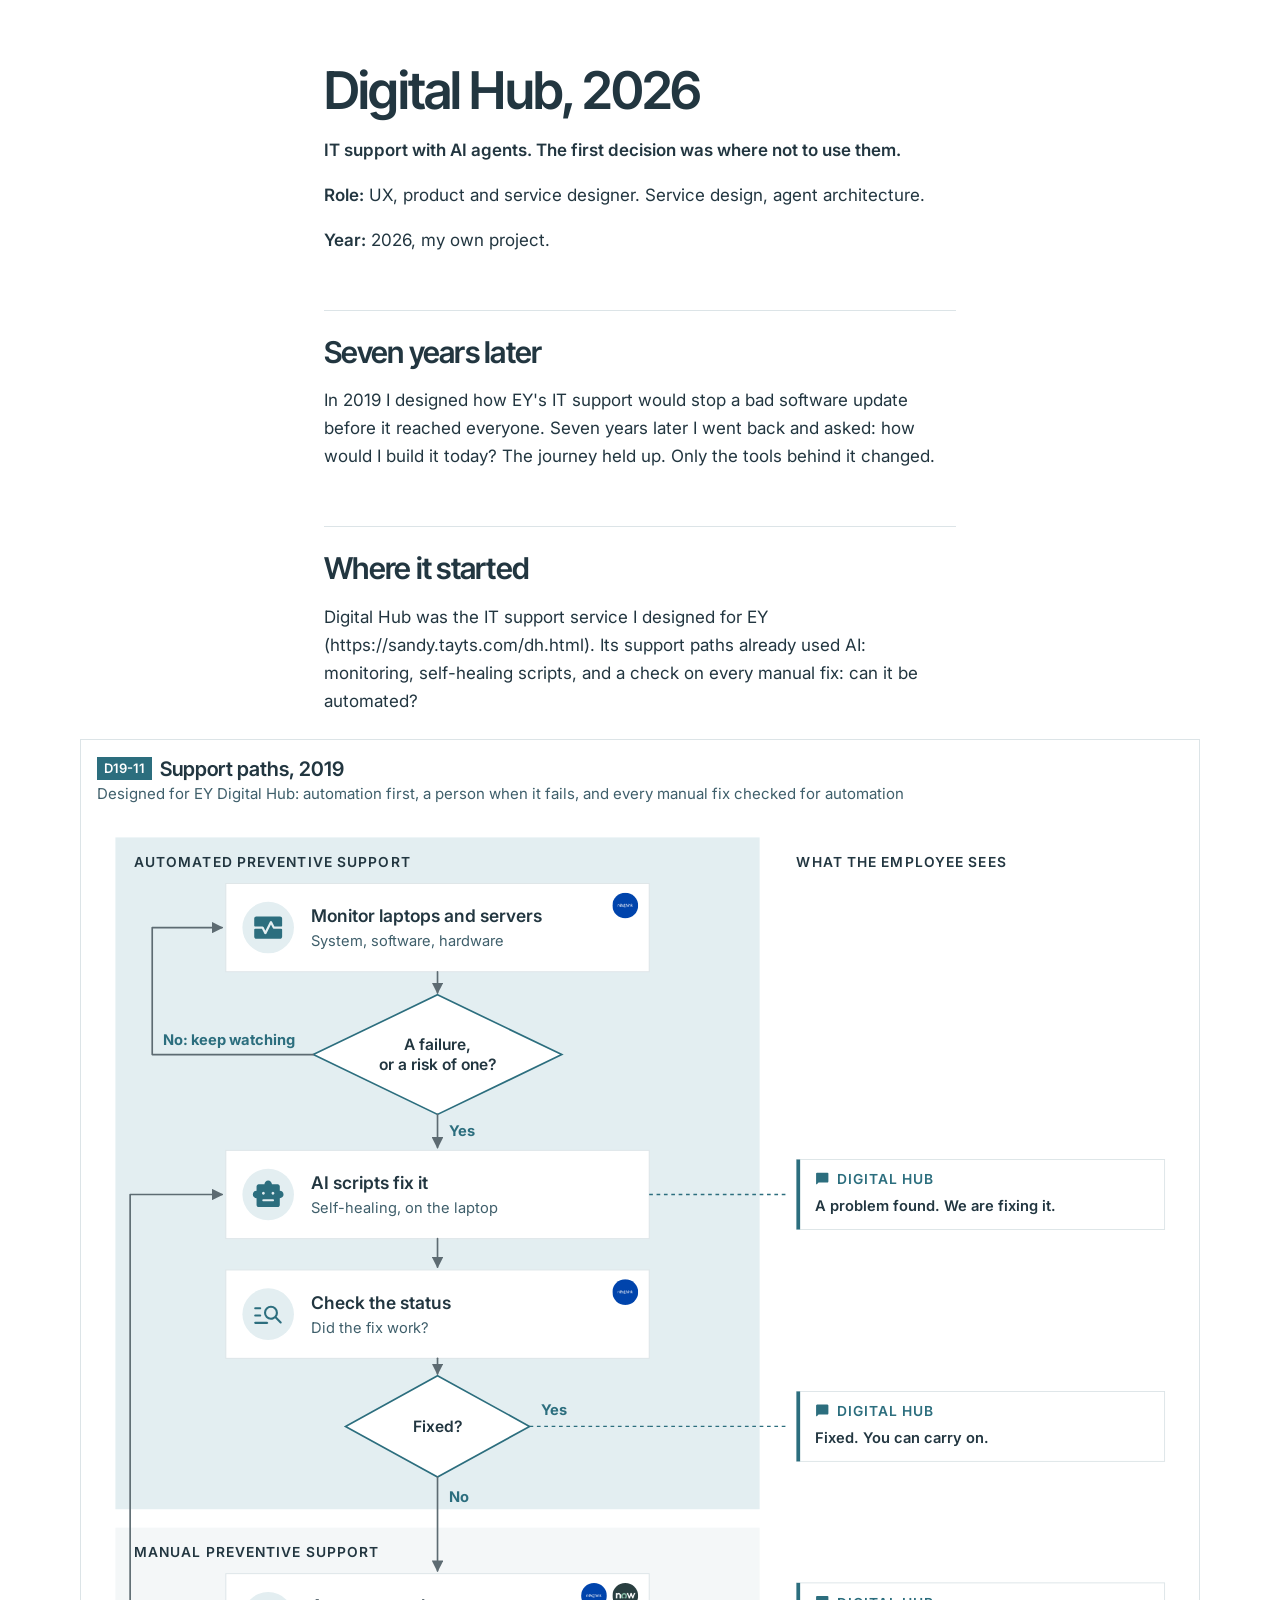
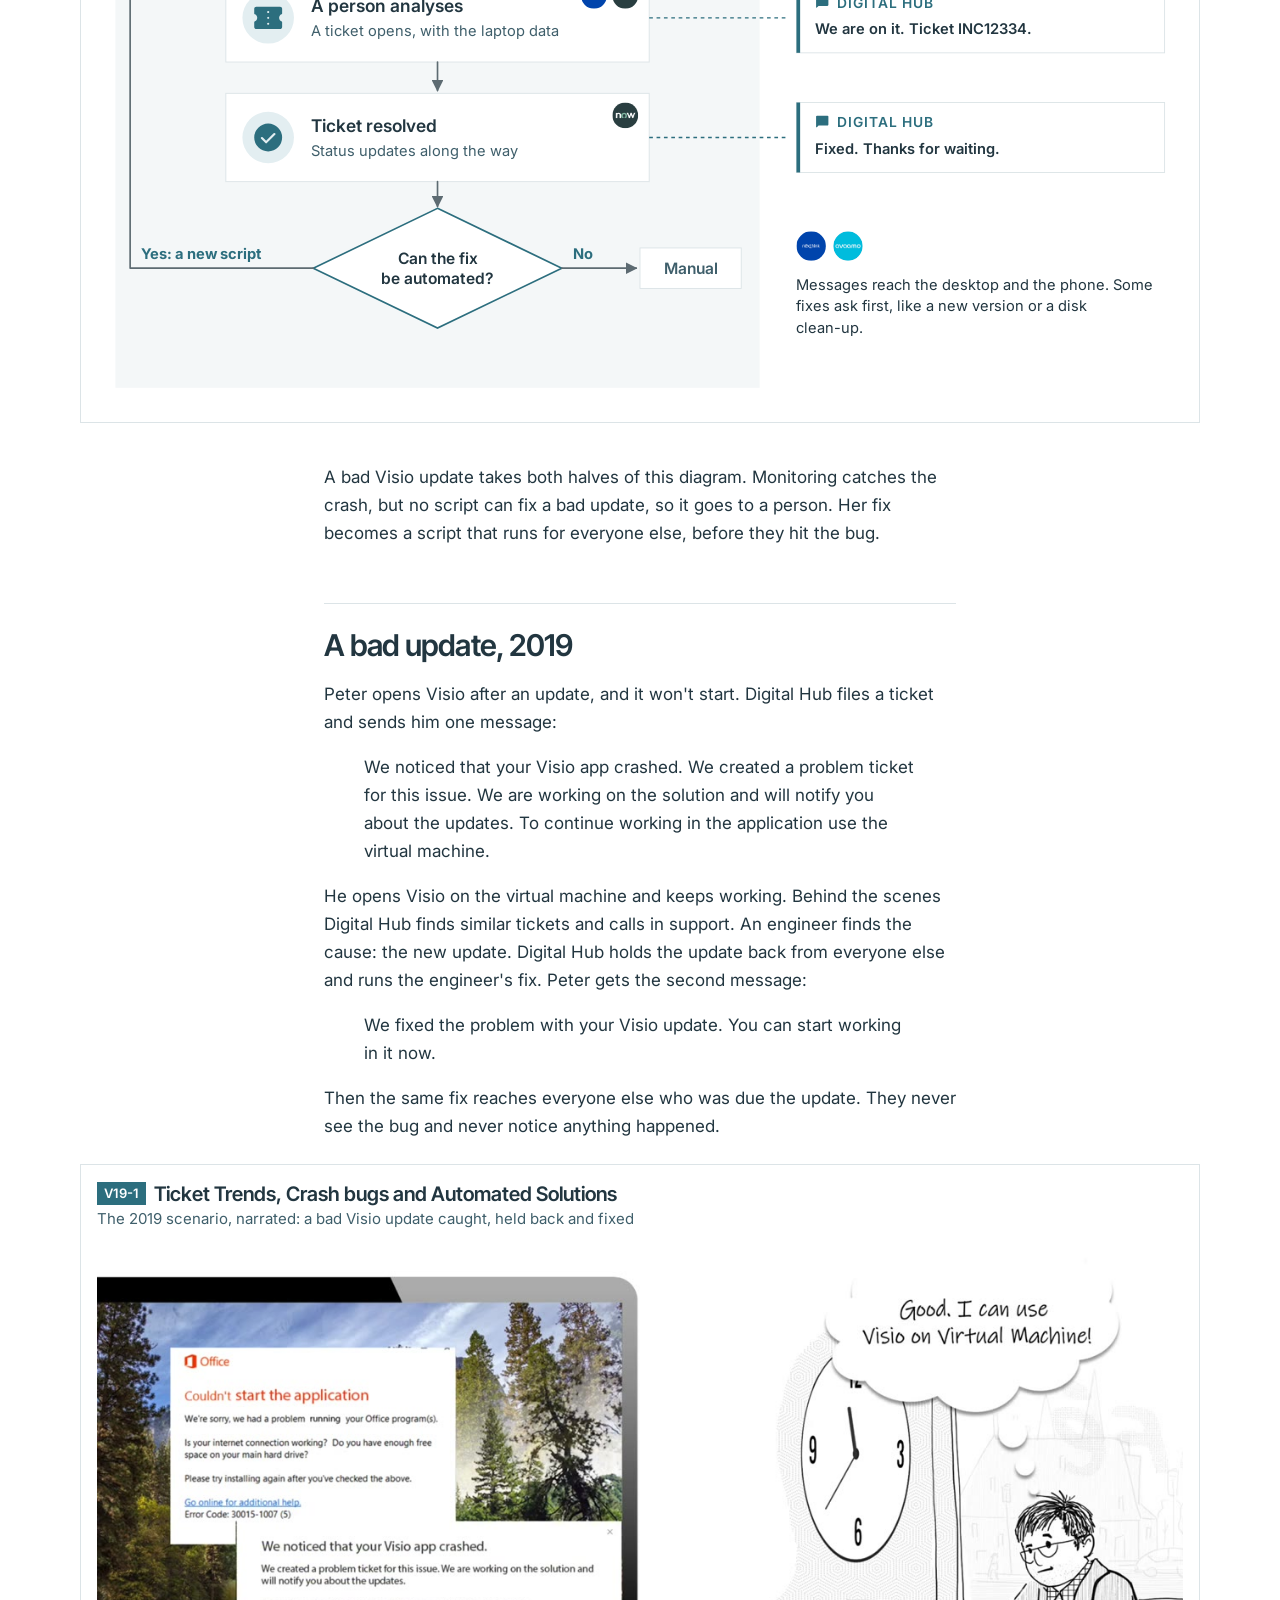
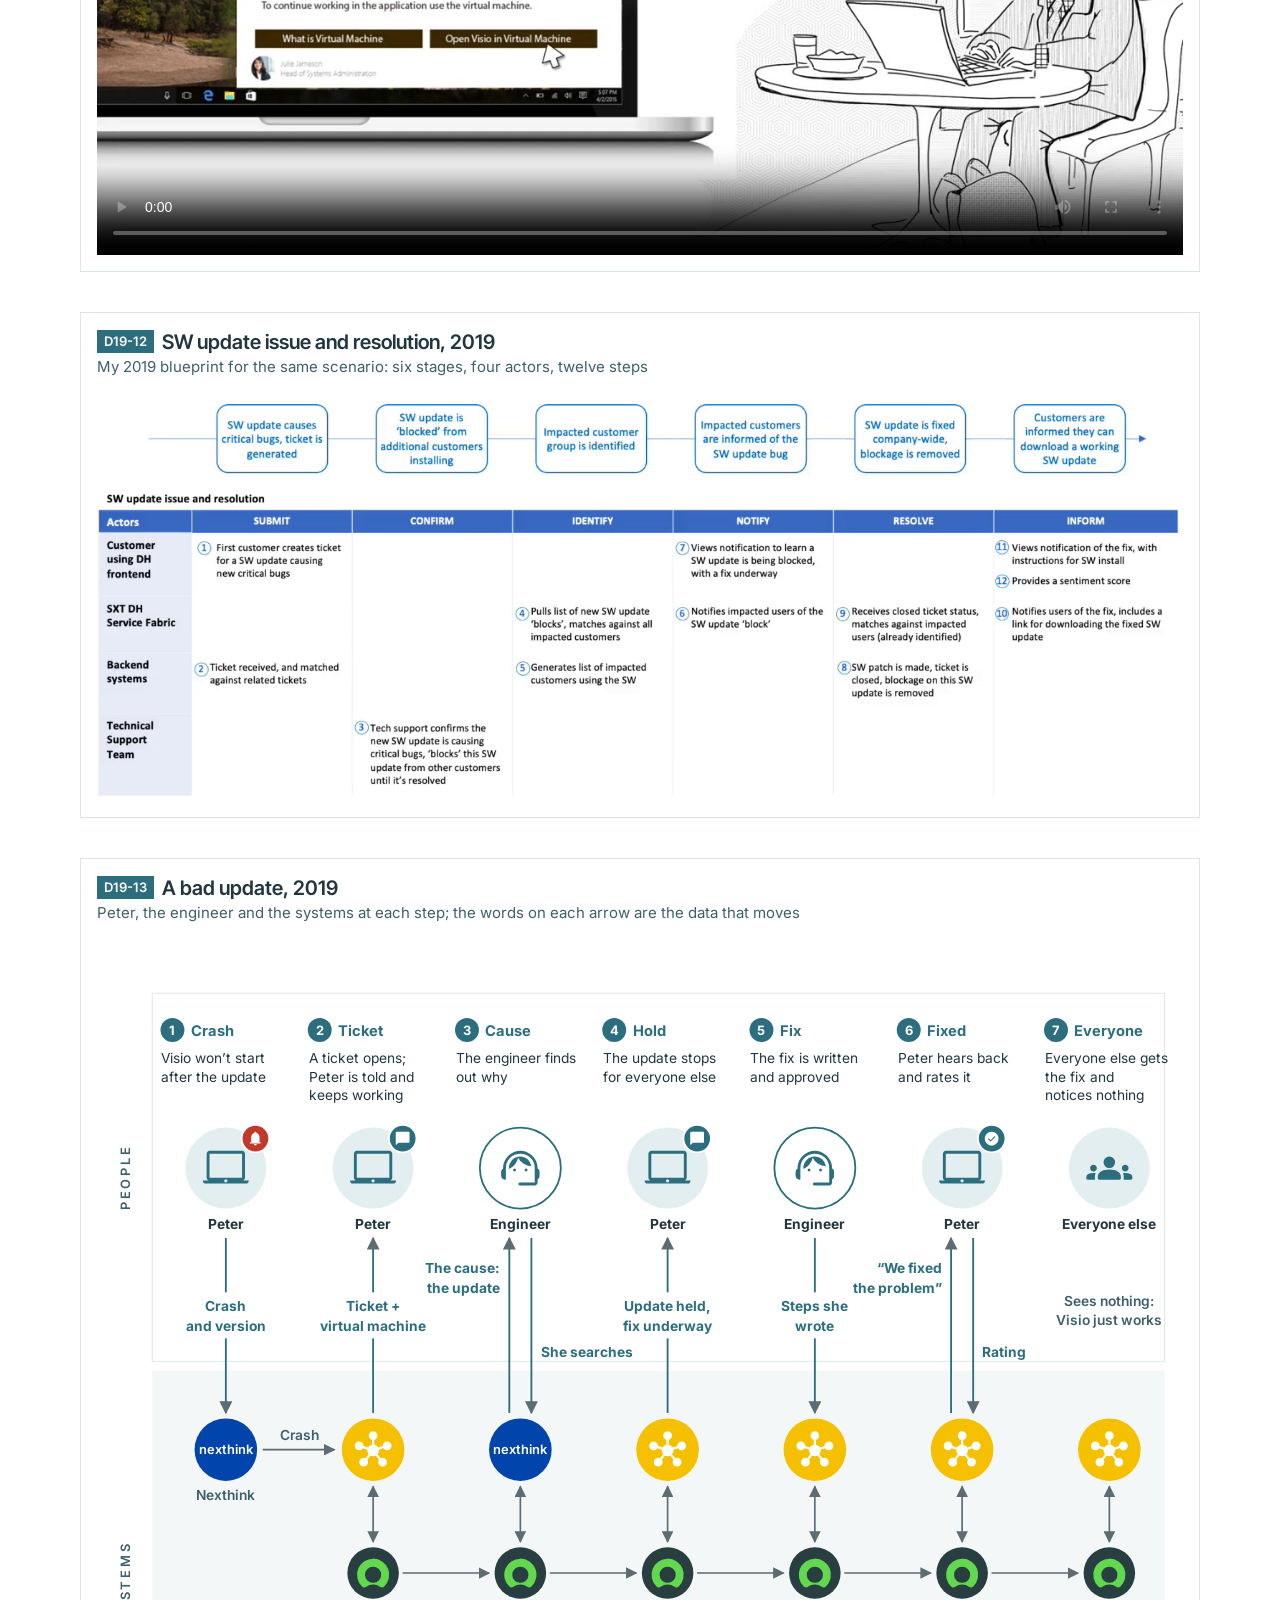
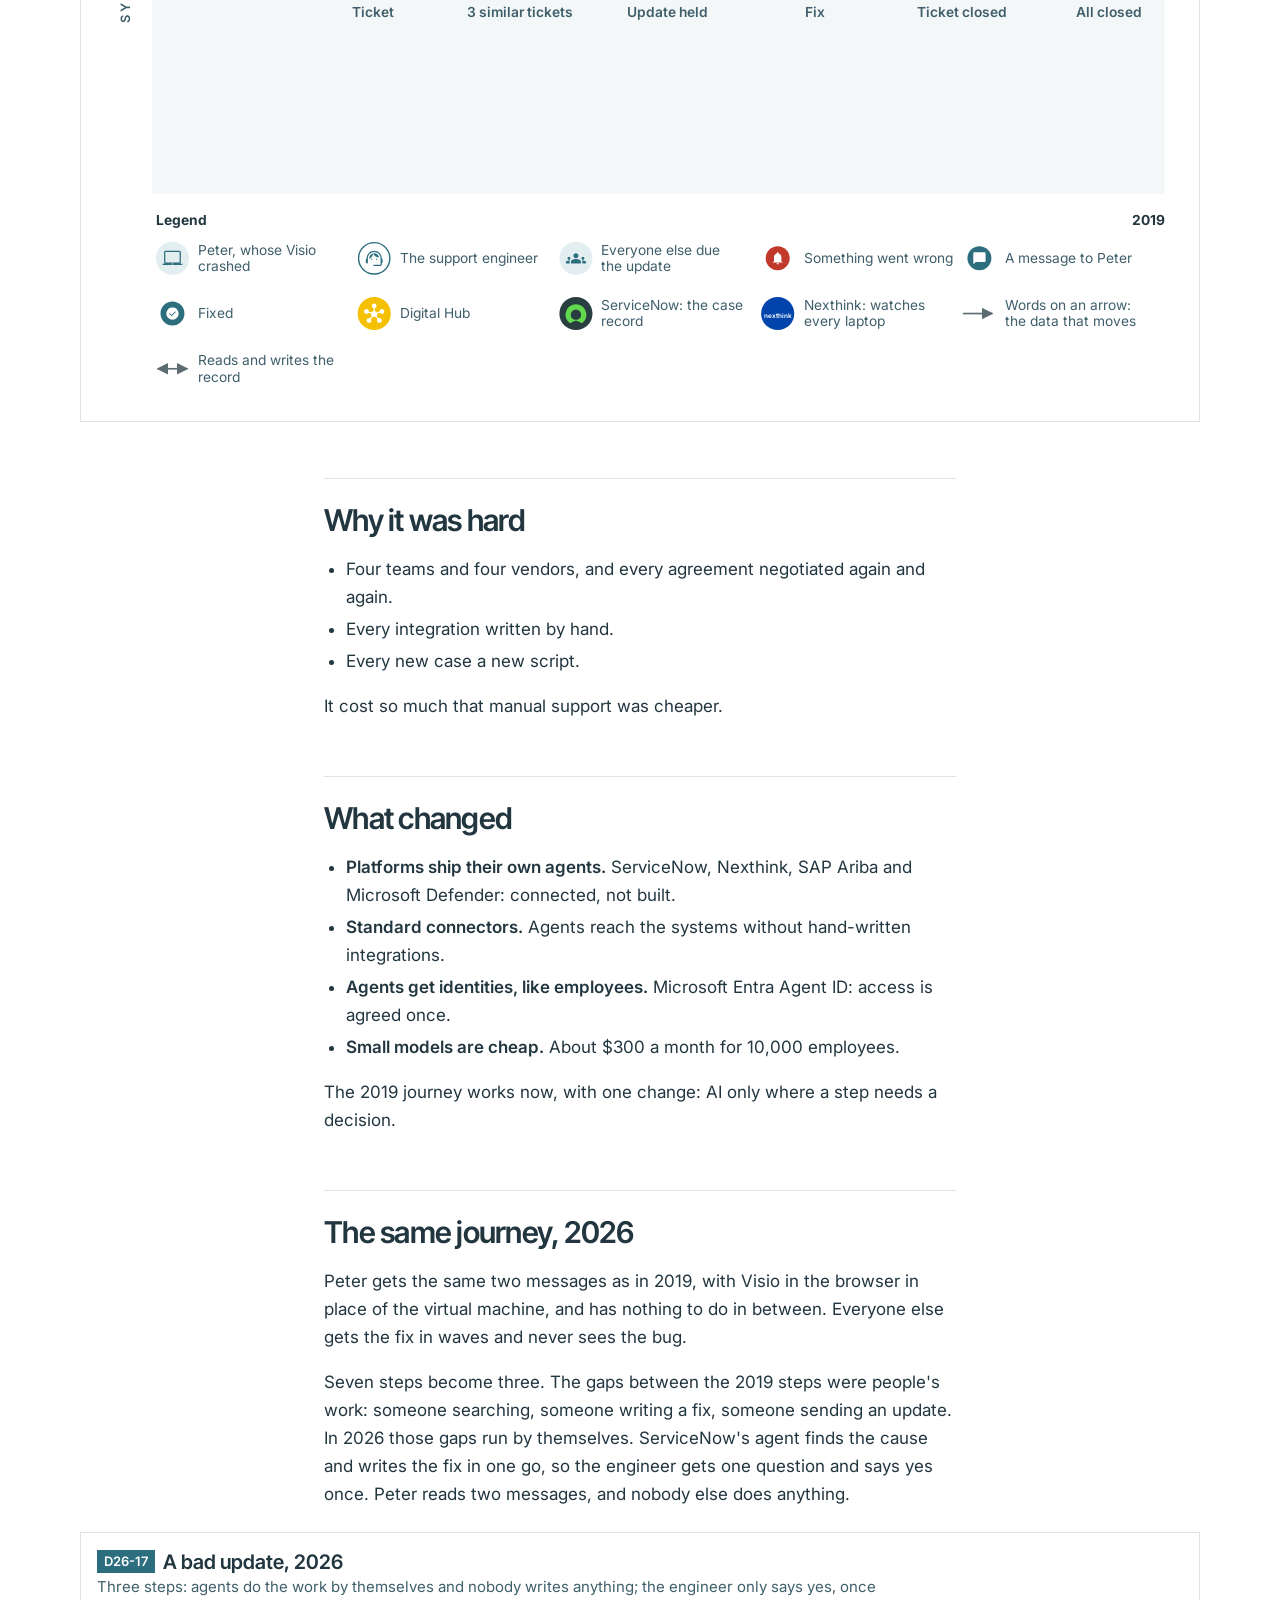
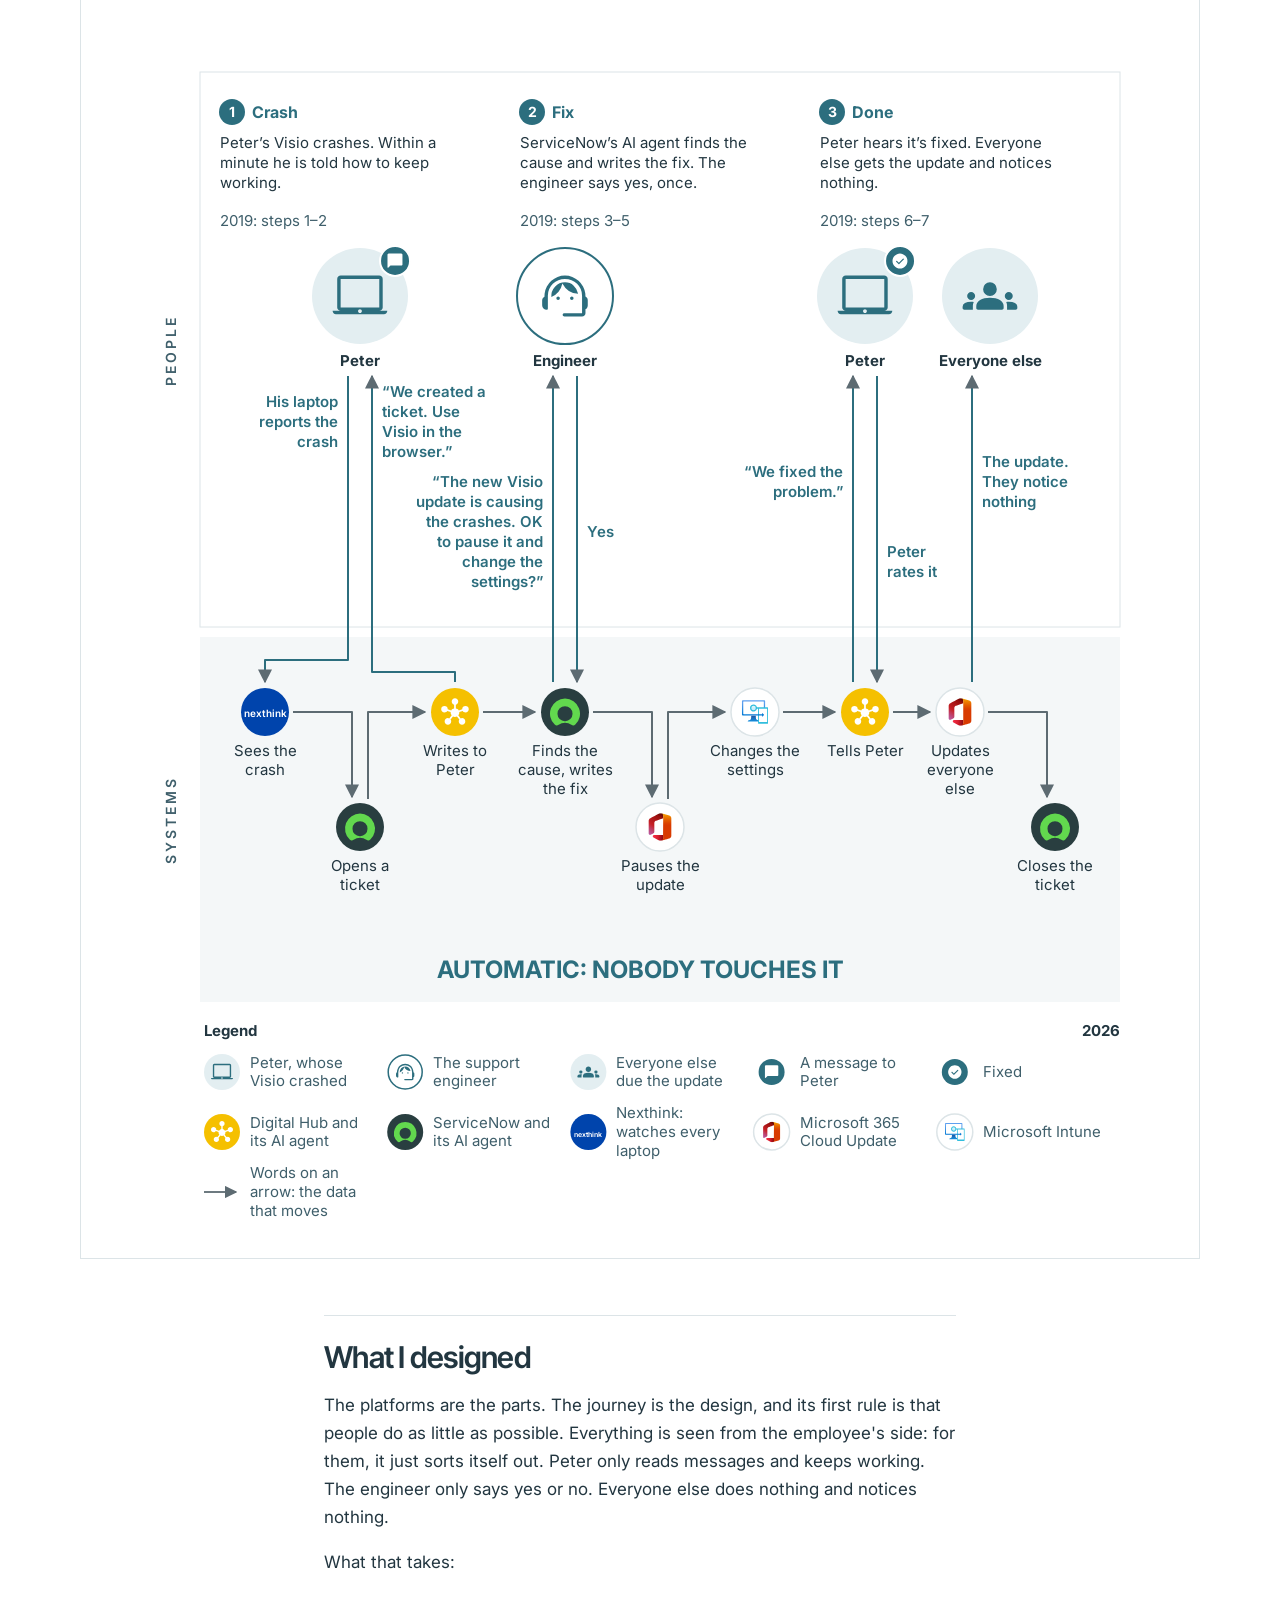
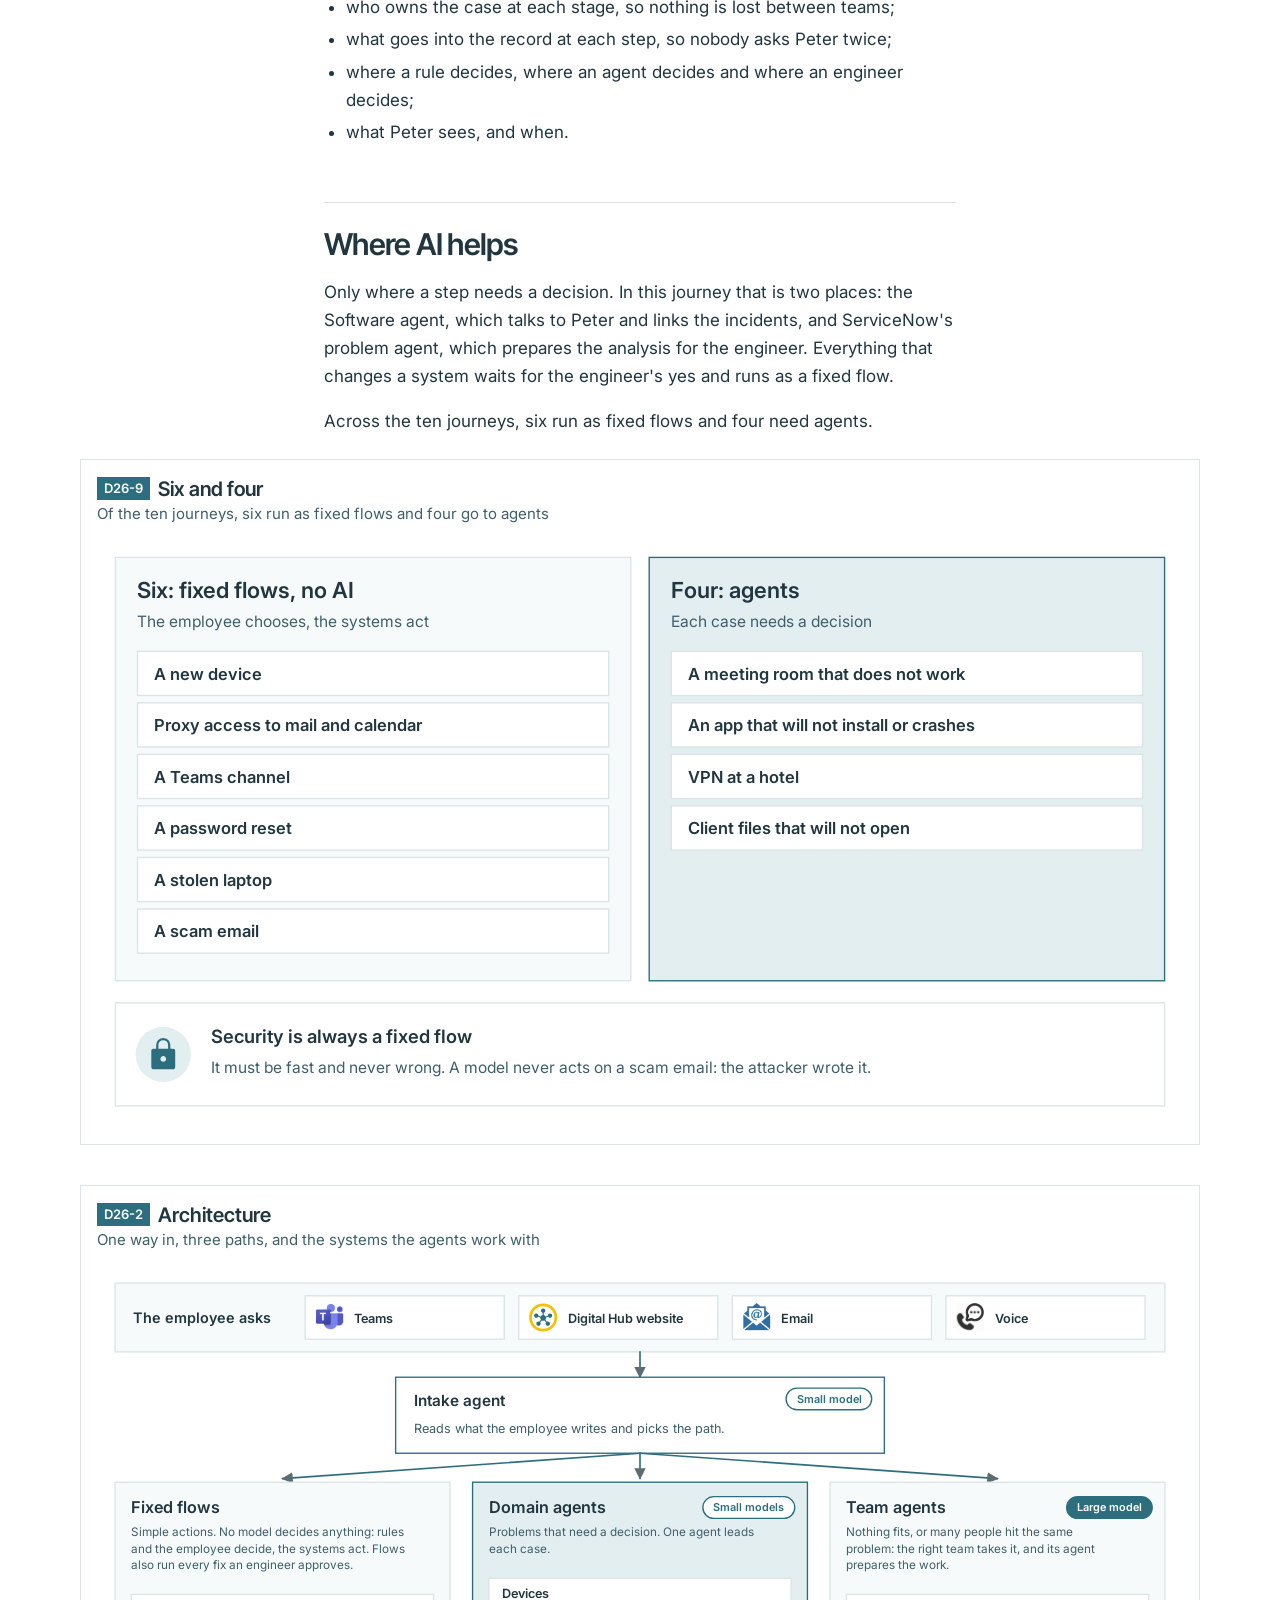
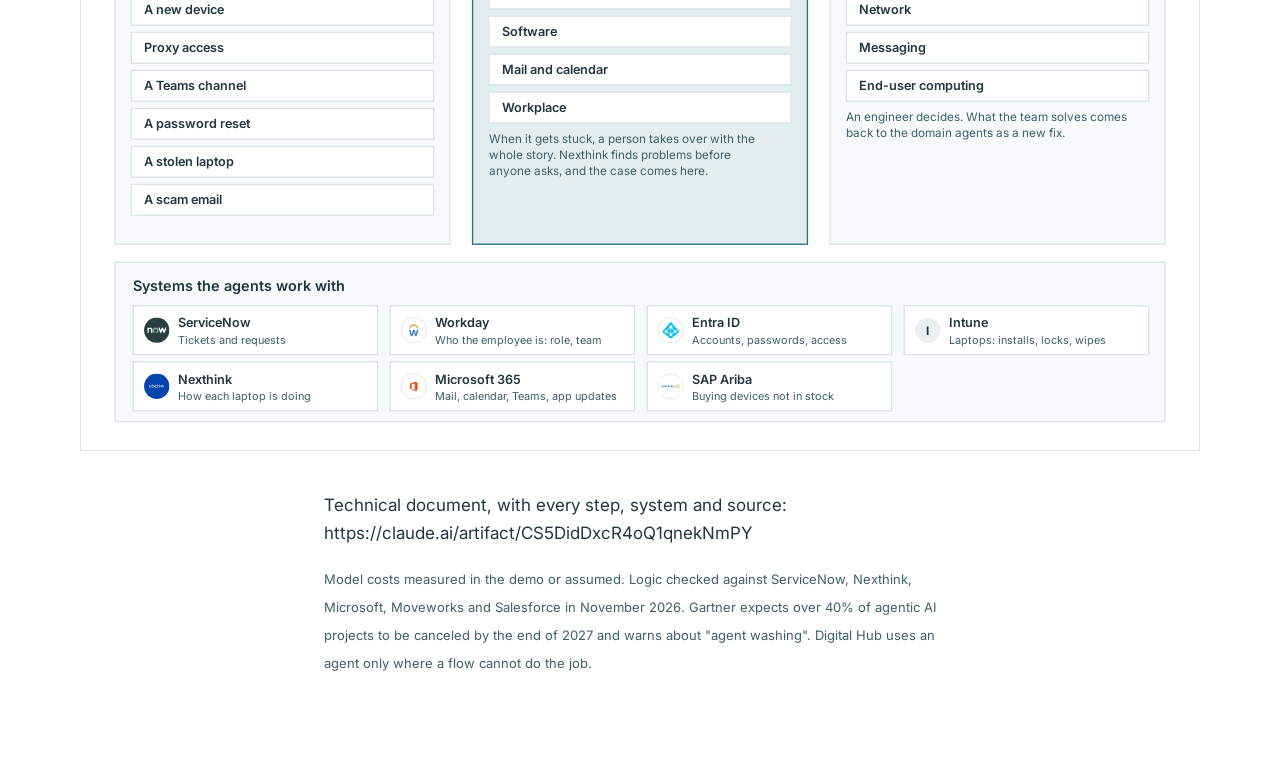
<file: case/case.html>
<!DOCTYPE html>
<html lang="en"><head><meta charset="utf-8"/><meta name="viewport" content="width=device-width, initial-scale=1"/>
<title>Digital Hub 2026: case draft</title>
<link href="https://fonts.googleapis.com/css2?family=Inter+Tight:wght@600&amp;family=Inter:ital,wght@0,400;0,600;1,400&amp;display=swap" rel="stylesheet"/>
<style>
/* VOICE calm working draft; IDEA the case page itself; PICTURE none, text only;
   COLOUR portfolio slate ink and teal on white; TYPE Inter Tight titles, Inter body; LAYOUT one reading column */
:root{color-scheme:light dark;--bg:light-dark(#fff,#10191e);--ink:light-dark(#223640,#e6eef1);--teal:light-dark(#2c6e7e,#7cc2d2);--rule:light-dark(#dce4e7,#2a3a42);--panel:light-dark(#f7fafb,#16232a)}
:root[data-theme=light]{color-scheme:light}:root[data-theme=dark]{color-scheme:dark}
*{box-sizing:border-box;min-width:0}
body{margin:0;background:var(--bg);color:var(--ink);font:17px/1.65 Inter,system-ui,sans-serif;overflow-x:clip}
main{max-width:760px;margin:0 auto;padding:clamp(28px,5vw,64px) max(5vw,16px)}
h1{font:600 clamp(36px,6vw,52px)/1.05 'Inter Tight',sans-serif;letter-spacing:-.035em;margin:0 0 16px;text-wrap:balance}
h2{font:600 30px/1.15 'Inter Tight',sans-serif;letter-spacing:-.025em;margin:56px 0 16px;padding-top:24px;border-top:1px solid var(--rule)}
h3{font:600 21px/1.3 'Inter Tight',sans-serif;margin:32px 0 8px}
p,li{max-width:70ch}ul{padding-left:22px}li{margin:4px 0}
strong{font-weight:600}hr{border:0;border-top:1px solid var(--rule);margin:32px 0}
code{font-size:15px;background:var(--panel);padding:2px 6px;border-radius:0}
/* Diagrams sit wider than the text column, on white in both themes */
.fig{width:min(1120px,calc(100vw - 32px));position:relative;left:50%;transform:translateX(-50%);margin:24px 0 40px;padding:16px;background:#fff;border:1px solid var(--rule);border-radius:0;color:#223640}
.fig figcaption{margin:0 0 12px}.fig figcaption b{display:block;font:600 20px/1.3 'Inter Tight',sans-serif}.fig figcaption span{display:block;font-size:15px;color:#3f5f6b}
.fig .fid{display:inline-block;font:600 13px/1 Inter,sans-serif;color:#fff;background:#2c6e7e;border-radius:0;padding:5px 7px;margin:0 8px 0 0;vertical-align:3px}
.fig img,.fig video{display:block;width:100%;height:auto}
.fig svg{display:block;width:auto;max-width:100%;height:auto;margin:0 auto}
.grid{display:grid;grid-template-columns:repeat(2,minmax(0,1fr));gap:16px}
@media (max-width:700px){.grid{grid-template-columns:1fr}}
table{border-collapse:collapse;width:100%;font-size:15px;line-height:1.5;margin:16px 0 24px}th,td{border:1px solid var(--rule);padding:8px 10px;text-align:left;vertical-align:top}th{background:var(--panel);font-weight:600}
small{font-size:13px;color:light-dark(#3f5f6b,#a9bcc3)}
</style></head><body><main><h1>Digital Hub, 2026</h1>
<p><strong>IT support with AI agents. The first decision was where not to use them.</strong></p>
<p><strong>Role:</strong> UX, product and service designer. Service design, agent architecture.</p>
<p><strong>Year:</strong> 2026, my own project.</p>
<h2>Seven years later</h2>
<p>In 2019 I designed how EY's IT support would stop a bad software update before it reached everyone. Seven years later I went back and asked: how would I build it today? The journey held up. Only the tools behind it changed.</p>
<h2>Where it started</h2>
<p>Digital Hub was the IT support service I designed for EY (https://sandy.tayts.com/dh.html). Its support paths already used AI: monitoring, self-healing scripts, and a check on every manual fix: can it be automated?</p>
<figure class="fig" id="D19-11"><figcaption><b><span class="fid">D19-11</span>Support paths, 2019</b><span>Designed for EY Digital Hub: automation first, a person when it fails, and every manual fix checked for automation</span></figcaption><svg xmlns="http://www.w3.org/2000/svg" viewBox="0 0 1180 1290" role="img" aria-label="Support paths, 2019: monitoring and AI scripts fix problems first; when they fail, a person works a ticket, and a manual fix that can be automated becomes a new script" class="case-diagram" width="1180" height="1290">
<defs><marker id="msu19" viewBox="0 0 10 10" refX="9" refY="5" markerWidth="7" markerHeight="7" orient="auto-start-reverse"><path d="M0 0L10 5L0 10z" fill="#5d6b72"/></marker></defs>
<rect x="20" y="20" width="700" height="730" rx="0" fill="#e3eef1" stroke="#e3eef1" stroke-width="0"/>
<text x="40" y="52" font-family="'Inter', sans-serif" font-size="15" font-weight="600" letter-spacing="1.2" fill="#223640">AUTOMATED PREVENTIVE SUPPORT</text>
<rect x="20" y="770" width="700" height="500" rx="0" fill="#f4f7f8" stroke="#f4f7f8" stroke-width="0"/>
<text x="40" y="802" font-family="'Inter', sans-serif" font-size="15" font-weight="600" letter-spacing="1.2" fill="#223640">MANUAL PREVENTIVE SUPPORT</text>
<text x="760" y="52" font-family="'Inter', sans-serif" font-size="15" font-weight="600" letter-spacing="1.2" fill="#223640">WHAT THE EMPLOYEE SEES</text>
<rect x="140.0" y="70" width="460" height="96" rx="0" fill="#fff" stroke="#dce4e7" stroke-width="1"/>
<circle cx="186.0" cy="118.0" r="28" fill="#e3eef1"/><path d="M140-160q-24 0-42-18t-18-42v-200q0-13 8.5-21.5T110-450h191l72 144q4 8 11.5 12t15.5 4q8 0 15.5-4t11.5-12l133-266 53 106q4 8 11.5 12t15.5 4h210q13 0 21.5 8.5T880-420v200q0 24-18 42t-42 18H140ZM80-740q0-24 18-42t42-18h680q24 0 42 18t18 42v200q0 13-8.5 21.5T850-510H659l-72-143q-4-8-11.5-11.5T560-668q-8 0-15.5 3.5T533-653L400-388l-53-106q-4-8-11.5-12t-15.5-4H110q-13 0-21.5-8.5T80-540v-200Z" fill="#2c6e7e" transform="translate(167.8 136.2) scale(0.0379)"/>
<text x="232" y="112" font-family="'Inter', sans-serif" font-size="19" font-weight="600" fill="#223640" text-anchor="start">Monitor laptops and servers</text>
<text x="232" y="138" font-family="'Inter', sans-serif" font-size="16" font-weight="400" fill="#3f5f6b" text-anchor="start">System, software, hardware</text>
<clipPath id="csu191"><circle cx="574.0" cy="94.0" r="14.0"/></clipPath>
<image href="[data-uri]" x="560.0" y="80" width="28" height="28" preserveAspectRatio="xMidYMid slice" clip-path="url(#csu191)"/>
<path d="M370 166 L370 189" fill="none" stroke="#5d6b72" stroke-width="1.8" stroke-linecap="round" stroke-linejoin="round" marker-end="url(#msu19)"/>
<polygon points="370,191.0 505.0,256 370,321.0 235.0,256" fill="#fff" stroke="#2c6e7e" stroke-width="1.8"/>
<text x="370" y="251" font-family="'Inter', sans-serif" font-size="17" font-weight="600" fill="#223640" text-anchor="middle">A failure,</text>
<text x="370" y="273" font-family="'Inter', sans-serif" font-size="17" font-weight="600" fill="#223640" text-anchor="middle">or a risk of one?</text>
<path d="M235 256 L60 256 L60 118 L136 118" fill="none" stroke="#5d6b72" stroke-width="1.8" stroke-linecap="round" stroke-linejoin="round" marker-end="url(#msu19)"/>
<text x="72" y="246" font-family="'Inter', sans-serif" font-size="16" font-weight="700" fill="#2c6e7e" text-anchor="start">No: keep watching</text>
<path d="M370 321 L370 357" fill="none" stroke="#5d6b72" stroke-width="1.8" stroke-linecap="round" stroke-linejoin="round" marker-end="url(#msu19)"/>
<text x="382" y="344" font-family="'Inter', sans-serif" font-size="16" font-weight="700" fill="#2c6e7e" text-anchor="start">Yes</text>
<rect x="140.0" y="360" width="460" height="96" rx="0" fill="#fff" stroke="#dce4e7" stroke-width="1"/>
<circle cx="186.0" cy="408.0" r="28" fill="#e3eef1"/><path d="M147-376q-45 0-76-31.21T40-483q0-44.58 31.21-75.79Q102.42-590 147-590v-123q0-24 18-42t42-18h166q0-45 31-76t76-31q45 0 76 31.21T587-773h166q24 0 42 18t18 42v123q45 0 76 31.21T920-483q0 44.58-31.21 75.79Q857.58-376 813-376v196q0 24-18 42t-42 18H207q-24 0-42-18t-18-42v-196Zm224.5-111.74q11.5-11.73 11.5-28.5 0-16.76-11.74-28.26-11.73-11.5-28.5-11.5-16.76 0-28.26 11.74-11.5 11.73-11.5 28.5 0 16.76 11.74 28.26 11.73 11.5 28.5 11.5 16.76 0 28.26-11.74Zm274 0q11.5-11.73 11.5-28.5 0-16.76-11.74-28.26-11.73-11.5-28.5-11.5-16.76 0-28.26 11.74-11.5 11.73-11.5 28.5 0 16.76 11.74 28.26 11.73 11.5 28.5 11.5 16.76 0 28.26-11.74ZM342-285h276q12.75 0 21.38-8.68 8.62-8.67 8.62-21.5 0-12.82-8.62-21.32-8.63-8.5-21.38-8.5H342q-12.75 0-21.37 8.68-8.63 8.67-8.63 21.5 0 12.82 8.63 21.32 8.62 8.5 21.37 8.5Z" fill="#2c6e7e" transform="translate(167.8 426.2) scale(0.0379)"/>
<text x="232" y="402" font-family="'Inter', sans-serif" font-size="19" font-weight="600" fill="#223640" text-anchor="start">AI scripts fix it</text>
<text x="232" y="428" font-family="'Inter', sans-serif" font-size="16" font-weight="400" fill="#3f5f6b" text-anchor="start">Self-healing, on the laptop</text>
<path d="M600.0 408H752" fill="none" stroke="#2c6e7e" stroke-width="1.4" stroke-dasharray="4 4"/>
<rect x="760" y="370" width="400" height="76" rx="0" fill="#fff" stroke="#dce4e7" stroke-width="1"/>
<rect x="760" y="370" width="4" height="76" rx="0" fill="#2c6e7e" stroke="#2c6e7e" stroke-width="0"/>
<path d="M240-240 131-131q-14 14-32.5 6.5T80-152v-668q0-24 18-42t42-18h680q24 0 42 18t18 42v520q0 24-18 42t-42 18H240Z" fill="#2c6e7e" transform="translate(780.0 399.0) scale(0.0167)"/>
<text x="804" y="397" font-family="'Inter', sans-serif" font-size="15" font-weight="600" letter-spacing="1.1" fill="#2c6e7e">DIGITAL HUB</text>
<text x="780" y="426" font-family="'Inter', sans-serif" font-size="16" font-weight="600" fill="#223640" text-anchor="start">A problem found. We are fixing it.</text>
<path d="M370 456 L370 487" fill="none" stroke="#5d6b72" stroke-width="1.8" stroke-linecap="round" stroke-linejoin="round" marker-end="url(#msu19)"/>
<rect x="140.0" y="490" width="460" height="96" rx="0" fill="#fff" stroke="#dce4e7" stroke-width="1"/>
<circle cx="186.0" cy="538.0" r="28" fill="#e3eef1"/><path d="M110-200q-12.75 0-21.37-8.68-8.63-8.67-8.63-21.5 0-12.82 8.63-21.32Q97.25-260 110-260h340q12.75 0 21.38 8.68 8.62 8.67 8.62 21.5 0 12.82-8.62 21.32-8.63 8.5-21.38 8.5H110Zm0-210q-12.75 0-21.37-8.68-8.63-8.67-8.63-21.5 0-12.82 8.63-21.32Q97.25-470 110-470h140q12.75 0 21.38 8.68 8.62 8.67 8.62 21.5 0 12.82-8.62 21.32-8.63 8.5-21.38 8.5H110Zm0-210q-12.75 0-21.37-8.68-8.63-8.67-8.63-21.5 0-12.82 8.63-21.32Q97.25-680 110-680h140q12.75 0 21.38 8.68 8.62 8.67 8.62 21.5 0 12.82-8.62 21.32-8.63 8.5-21.38 8.5H110Zm450 300q-83 0-141.5-58.5T360-520q0-83 58.5-141.5T560-720q83 0 141.5 58.5T760-520q0 32-10 62t-30 56l139 139q9 9 9 21t-9 21q-9 9-21 9t-21-9L678-360q-26 20-56 30t-62 10Zm-.24-60Q618-380 659-420.76q41-40.77 41-99Q700-578 659.24-619q-40.77-41-99-41Q502-660 461-619.24q-41 40.77-41 99Q420-462 460.76-421q40.77 41 99 41Z" fill="#2c6e7e" transform="translate(167.8 556.2) scale(0.0379)"/>
<text x="232" y="532" font-family="'Inter', sans-serif" font-size="19" font-weight="600" fill="#223640" text-anchor="start">Check the status</text>
<text x="232" y="558" font-family="'Inter', sans-serif" font-size="16" font-weight="400" fill="#3f5f6b" text-anchor="start">Did the fix work?</text>
<clipPath id="csu192"><circle cx="574.0" cy="514.0" r="14.0"/></clipPath>
<image href="[data-uri]" x="560.0" y="500" width="28" height="28" preserveAspectRatio="xMidYMid slice" clip-path="url(#csu192)"/>
<path d="M370 586 L370 603" fill="none" stroke="#5d6b72" stroke-width="1.8" stroke-linecap="round" stroke-linejoin="round" marker-end="url(#msu19)"/>
<polygon points="370,605.0 470.0,660 370,715.0 270.0,660" fill="#fff" stroke="#2c6e7e" stroke-width="1.8"/>
<text x="370" y="666" font-family="'Inter', sans-serif" font-size="17" font-weight="600" fill="#223640" text-anchor="middle">Fixed?</text>
<path d="M470 660H600.0" fill="none" stroke="#2c6e7e" stroke-width="1.4" stroke-dasharray="4 4"/>
<path d="M600.0 660H752" fill="none" stroke="#2c6e7e" stroke-width="1.4" stroke-dasharray="4 4"/>
<rect x="760" y="622" width="400" height="76" rx="0" fill="#fff" stroke="#dce4e7" stroke-width="1"/>
<rect x="760" y="622" width="4" height="76" rx="0" fill="#2c6e7e" stroke="#2c6e7e" stroke-width="0"/>
<path d="M240-240 131-131q-14 14-32.5 6.5T80-152v-668q0-24 18-42t42-18h680q24 0 42 18t18 42v520q0 24-18 42t-42 18H240Z" fill="#2c6e7e" transform="translate(780.0 651.0) scale(0.0167)"/>
<text x="804" y="649" font-family="'Inter', sans-serif" font-size="15" font-weight="600" letter-spacing="1.1" fill="#2c6e7e">DIGITAL HUB</text>
<text x="780" y="678" font-family="'Inter', sans-serif" font-size="16" font-weight="600" fill="#223640" text-anchor="start">Fixed. You can carry on.</text>
<text x="482" y="648" font-family="'Inter', sans-serif" font-size="16" font-weight="700" fill="#2c6e7e" text-anchor="start">Yes</text>
<path d="M370 715 L370 817" fill="none" stroke="#5d6b72" stroke-width="1.8" stroke-linecap="round" stroke-linejoin="round" marker-end="url(#msu19)"/>
<text x="382" y="742" font-family="'Inter', sans-serif" font-size="16" font-weight="700" fill="#2c6e7e" text-anchor="start">No</text>
<rect x="140.0" y="820" width="460" height="96" rx="0" fill="#fff" stroke="#dce4e7" stroke-width="1"/>
<circle cx="186.0" cy="868.0" r="28" fill="#e3eef1"/><path d="M140-160q-25 0-42.5-17.5T80-220v-132q0-10 5.5-17.5T100-380q31-11 48.5-39.5T166-480q0-31-17.5-60T100-580q-9-3-14.5-10.5T80-608v-132q0-25 17.5-42.5T140-800h680q25 0 42.5 17.5T880-740v132q0 10-5.5 17.5T860-580q-31 11-48.5 40T794-480q0 32 17.5 60.5T860-380q9 3 14.5 10.5T880-352v132q0 25-17.5 42.5T820-160H140Zm340-123q12 0 21-9t9-21q0-12-9-21t-21-9q-12 0-21 9t-9 21q0 12 9 21t21 9Zm0-167q12 0 21-9t9-21q0-12-9-21t-21-9q-12 0-21 9t-9 21q0 12 9 21t21 9Zm0-167q12 0 21-9t9-21q0-12-9-21t-21-9q-12 0-21 9t-9 21q0 12 9 21t21 9Z" fill="#2c6e7e" transform="translate(167.8 886.2) scale(0.0379)"/>
<text x="232" y="862" font-family="'Inter', sans-serif" font-size="19" font-weight="600" fill="#223640" text-anchor="start">A person analyses</text>
<text x="232" y="888" font-family="'Inter', sans-serif" font-size="16" font-weight="400" fill="#3f5f6b" text-anchor="start">A ticket opens, with the laptop data</text>
<clipPath id="csu193"><circle cx="574.0" cy="844.0" r="14.0"/></clipPath>
<image href="[data-uri]" x="560.0" y="830" width="28" height="28" preserveAspectRatio="xMidYMid slice" clip-path="url(#csu193)"/>
<clipPath id="csu194"><circle cx="540.0" cy="844.0" r="14.0"/></clipPath>
<image href="[data-uri]" x="526.0" y="830" width="28" height="28" preserveAspectRatio="xMidYMid slice" clip-path="url(#csu194)"/>
<path d="M600.0 868H752" fill="none" stroke="#2c6e7e" stroke-width="1.4" stroke-dasharray="4 4"/>
<rect x="760" y="830" width="400" height="76" rx="0" fill="#fff" stroke="#dce4e7" stroke-width="1"/>
<rect x="760" y="830" width="4" height="76" rx="0" fill="#2c6e7e" stroke="#2c6e7e" stroke-width="0"/>
<path d="M240-240 131-131q-14 14-32.5 6.5T80-152v-668q0-24 18-42t42-18h680q24 0 42 18t18 42v520q0 24-18 42t-42 18H240Z" fill="#2c6e7e" transform="translate(780.0 859.0) scale(0.0167)"/>
<text x="804" y="857" font-family="'Inter', sans-serif" font-size="15" font-weight="600" letter-spacing="1.1" fill="#2c6e7e">DIGITAL HUB</text>
<text x="780" y="886" font-family="'Inter', sans-serif" font-size="16" font-weight="600" fill="#223640" text-anchor="start">We are on it. Ticket INC12334.</text>
<path d="M370 916 L370 947" fill="none" stroke="#5d6b72" stroke-width="1.8" stroke-linecap="round" stroke-linejoin="round" marker-end="url(#msu19)"/>
<rect x="140.0" y="950" width="460" height="96" rx="0" fill="#fff" stroke="#dce4e7" stroke-width="1"/>
<circle cx="186.0" cy="998.0" r="28" fill="#e3eef1"/><path d="m421-389-98-98q-9-9-22-9t-23 10q-9 9-9 22t9 22l122 123q9 9 21 9t21-9l239-239q10-10 10-23t-10-23q-10-9-23.5-8.5T635-603L421-389Zm59 309q-82 0-155-31.5t-127.5-86Q143-252 111.5-325T80-480q0-83 31.5-156t86-127Q252-817 325-848.5T480-880q83 0 156 31.5T763-763q54 54 85.5 127T880-480q0 82-31.5 155T763-197.5q-54 54.5-127 86T480-80Z" fill="#2c6e7e" transform="translate(167.8 1016.2) scale(0.0379)"/>
<text x="232" y="992" font-family="'Inter', sans-serif" font-size="19" font-weight="600" fill="#223640" text-anchor="start">Ticket resolved</text>
<text x="232" y="1018" font-family="'Inter', sans-serif" font-size="16" font-weight="400" fill="#3f5f6b" text-anchor="start">Status updates along the way</text>
<clipPath id="csu195"><circle cx="574.0" cy="974.0" r="14.0"/></clipPath>
<image href="[data-uri]" x="560.0" y="960" width="28" height="28" preserveAspectRatio="xMidYMid slice" clip-path="url(#csu195)"/>
<path d="M600.0 998H752" fill="none" stroke="#2c6e7e" stroke-width="1.4" stroke-dasharray="4 4"/>
<rect x="760" y="960" width="400" height="76" rx="0" fill="#fff" stroke="#dce4e7" stroke-width="1"/>
<rect x="760" y="960" width="4" height="76" rx="0" fill="#2c6e7e" stroke="#2c6e7e" stroke-width="0"/>
<path d="M240-240 131-131q-14 14-32.5 6.5T80-152v-668q0-24 18-42t42-18h680q24 0 42 18t18 42v520q0 24-18 42t-42 18H240Z" fill="#2c6e7e" transform="translate(780.0 989.0) scale(0.0167)"/>
<text x="804" y="987" font-family="'Inter', sans-serif" font-size="15" font-weight="600" letter-spacing="1.1" fill="#2c6e7e">DIGITAL HUB</text>
<text x="780" y="1016" font-family="'Inter', sans-serif" font-size="16" font-weight="600" fill="#223640" text-anchor="start">Fixed. Thanks for waiting.</text>
<path d="M370 1046 L370 1073" fill="none" stroke="#5d6b72" stroke-width="1.8" stroke-linecap="round" stroke-linejoin="round" marker-end="url(#msu19)"/>
<polygon points="370,1075.0 505.0,1140 370,1205.0 235.0,1140" fill="#fff" stroke="#2c6e7e" stroke-width="1.8"/>
<text x="370" y="1135" font-family="'Inter', sans-serif" font-size="17" font-weight="600" fill="#223640" text-anchor="middle">Can the fix</text>
<text x="370" y="1157" font-family="'Inter', sans-serif" font-size="17" font-weight="600" fill="#223640" text-anchor="middle">be automated?</text>
<path d="M235 1140 L36 1140 L36 408 L136 408" fill="none" stroke="#5d6b72" stroke-width="1.8" stroke-linecap="round" stroke-linejoin="round" marker-end="url(#msu19)"/>
<text x="48" y="1130" font-family="'Inter', sans-serif" font-size="16" font-weight="700" fill="#2c6e7e" text-anchor="start">Yes: a new script</text>
<path d="M505 1140 L586 1140" fill="none" stroke="#5d6b72" stroke-width="1.8" stroke-linecap="round" stroke-linejoin="round" marker-end="url(#msu19)"/>
<text x="517" y="1130" font-family="'Inter', sans-serif" font-size="16" font-weight="700" fill="#2c6e7e" text-anchor="start">No</text>
<rect x="590" y="1118" width="110" height="44" rx="0" fill="#fff" stroke="#dce4e7" stroke-width="1"/>
<text x="645" y="1146" font-family="'Inter', sans-serif" font-size="17" font-weight="600" fill="#3f5f6b" text-anchor="middle">Manual</text>
<clipPath id="csu196"><circle cx="776.0" cy="1116.0" r="16.0"/></clipPath>
<image href="[data-uri]" x="760" y="1100" width="32" height="32" preserveAspectRatio="xMidYMid slice" clip-path="url(#csu196)"/>
<clipPath id="csu197"><circle cx="816.0" cy="1116.0" r="16.0"/></clipPath>
<image href="[data-uri]" x="800" y="1100" width="32" height="32" preserveAspectRatio="xMidYMid slice" clip-path="url(#csu197)"/>
<text x="760" y="1164" font-family="'Inter', sans-serif" font-size="16" font-weight="400" fill="#223640" text-anchor="start">Messages reach the desktop and the phone. Some</text>
<text x="760" y="1187" font-family="'Inter', sans-serif" font-size="16" font-weight="400" fill="#223640" text-anchor="start">fixes ask first, like a new version or a disk</text>
<text x="760" y="1210" font-family="'Inter', sans-serif" font-size="16" font-weight="400" fill="#223640" text-anchor="start">clean-up.</text>
</svg></figure>
<p>A bad Visio update takes both halves of this diagram. Monitoring catches the crash, but no script can fix a bad update, so it goes to a person. Her fix becomes a script that runs for everyone else, before they hit the bug.</p>
<h2>A bad update, 2019</h2>
<p>Peter opens Visio after an update, and it won't start. Digital Hub files a ticket and sends him one message:</p>
<blockquote>
<p>We noticed that your Visio app crashed.
We created a problem ticket for this issue. We are working on the solution and will notify you about the updates.
To continue working in the application use the virtual machine.</p>
</blockquote>
<p>He opens Visio on the virtual machine and keeps working. Behind the scenes Digital Hub finds similar tickets and calls in support. An engineer finds the cause: the new update. Digital Hub holds the update back from everyone else and runs the engineer's fix. Peter gets the second message:</p>
<blockquote>
<p>We fixed the problem with your Visio update. You can start working in it now.</p>
</blockquote>
<p>Then the same fix reaches everyone else who was due the update. They never see the bug and never notice anything happened.</p>
<figure class="fig" id="V19-1"><figcaption><b><span class="fid">V19-1</span>Ticket Trends, Crash bugs and Automated Solutions</b><span>The 2019 scenario, narrated: a bad Visio update caught, held back and fixed</span></figcaption><video controls preload="metadata" poster="media/crash-2019-poster.jpg" src="media/crash-2019.mp4"></video></figure>
<figure class="fig" id="D19-12"><figcaption><b><span class="fid">D19-12</span>SW update issue and resolution, 2019</b><span>My 2019 blueprint for the same scenario: six stages, four actors, twelve steps</span></figcaption><img src="media/blueprint-2019.png" alt="2019 blueprint: Submit, Confirm, Identify, Notify, Resolve, Inform, with the customer, the Digital Hub service layer, backend systems and technical support"/></figure>
<figure class="fig" id="D19-13"><figcaption><b><span class="fid">D19-13</span>A bad update, 2019</b><span>Peter, the engineer and the systems at each step; the words on each arrow are the data that moves</span></figcaption><svg xmlns="http://www.w3.org/2000/svg" viewBox="0 0 1180 1160" role="img" aria-label="A bad Visio update in 2019: Peter gets two messages, the ticket with a workaround and the fix; the engineer searches for the cause and writes the fix; Digital Hub runs it for everyone else, who notice nothing; every step reads and writes the ServiceNow ticket" class="case-diagram" width="1180" height="1160">
<defs><marker id="mbu19" viewBox="0 0 10 10" refX="9" refY="5" markerWidth="7" markerHeight="7" orient="auto-start-reverse"><path d="M0 0L10 5L0 10z" fill="#5d6b72"/></marker></defs>
<rect x="60" y="60" width="1100" height="400" rx="0" fill="#fff" stroke="#dce4e7" stroke-width="1"/>
<rect x="60" y="470" width="1100" height="460" rx="0" fill="#f4f7f8" stroke="#f4f7f8" stroke-width="0"/>
<text x="36" y="260" transform="rotate(-90 36 260)" font-family="'Inter', sans-serif" font-size="14" font-weight="600" letter-spacing="3" fill="#3f5f6b" text-anchor="middle">PEOPLE</text>
<text x="36" y="700" transform="rotate(-90 36 700)" font-family="'Inter', sans-serif" font-size="14" font-weight="600" letter-spacing="3" fill="#3f5f6b" text-anchor="middle">SYSTEMS</text>
<text x="64" y="964" font-family="'Inter', sans-serif" font-size="15" font-weight="700" fill="#223640" text-anchor="start">Legend</text>
<text x="1160" y="964" font-family="'Inter', sans-serif" font-size="15" font-weight="700" fill="#223640" text-anchor="end">2019</text>
<circle cx="82.0" cy="1000" r="18" fill="#e3eef1"/>
<path d="M57-160q-23.51 0-40.26-17.63Q0-195.25 0-220h141q-24 0-42-18t-18-42v-500q0-24 18-42t42-18h678q24 0 42 18t18 42v500q0 24-18 42t-42 18h141q0 25-17.62 42.5Q924.75-160 900-160H57Zm447-32q10-10 10-24t-10-24q-10-10-24-10t-24 10q-10 10-10 24t10 24q10 10 24 10t24-10Zm-363-88h678v-500H141v500Zm0 0v-500 500Z" fill="#2c6e7e" transform="translate(71.0 1011.0) scale(0.0229)"/>
<text x="110" y="996" font-family="'Inter', sans-serif" font-size="15" font-weight="400" fill="#3f5f6b" text-anchor="start">Peter, whose Visio</text>
<text x="110" y="1014" font-family="'Inter', sans-serif" font-size="15" font-weight="400" fill="#3f5f6b" text-anchor="start">crashed</text>
<circle cx="301.2" cy="1000" r="17" fill="#fff" stroke="#2c6e7e" stroke-width="1.5"/>
<path d="M470-120q-12.75 0-21.37-8.68-8.63-8.67-8.63-21.5 0-12.82 8.63-21.32 8.62-8.5 21.37-8.5h310v-304q0-123.69-87.32-209.84Q605.36-780 480-780q-125.36 0-212.68 86.16Q180-607.69 180-484v224q0 8.5-5.75 14.25T160-240q-33 0-56.5-23.5T80-320v-80q0-21 10.5-39.5T120-469l3-53q8-68 39.5-126t79-101q47.5-43 109-67T480-840q68 0 129 24t109 66.5Q766-707 797-649t40 126l3 52q19 9 29.5 27t10.5 38v92q0 20-10.5 38T840-249v69q0 24.75-17.62 42.37Q804.75-120 780-120H470ZM338.5-418.68q-8.5-8.67-8.5-21.5 0-12.82 8.68-21.32 8.67-8.5 21.5-8.5 12.82 0 21.32 8.68 8.5 8.67 8.5 21.5 0 12.82-8.68 21.32-8.67 8.5-21.5 8.5-12.82 0-21.32-8.68Zm240 0q-8.5-8.67-8.5-21.5 0-12.82 8.68-21.32 8.67-8.5 21.5-8.5 12.82 0 21.32 8.68 8.5 8.67 8.5 21.5 0 12.82-8.68 21.32-8.67 8.5-21.5 8.5-12.82 0-21.32-8.68ZM241-462q-7-106 64-182t177-76q87 0 151 57.5T711-519q-89-1-162.5-50T434.72-698Q419-618 367.5-555.5T241-462Z" fill="#2c6e7e" transform="translate(290.2 1011.0) scale(0.0229)"/>
<text x="329" y="1005" font-family="'Inter', sans-serif" font-size="15" font-weight="400" fill="#3f5f6b" text-anchor="start">The support engineer</text>
<circle cx="520.4" cy="1000" r="18" fill="#e3eef1"/>
<path d="M30-240q-12.75 0-21.37-8.63Q0-257.25 0-270v-23q0-38.57 41.5-62.78Q83-380 150.38-380q12.16 0 23.39.5t22.23 2.15q-8 17.35-12 35.17-4 17.81-4 37.18v65H30Zm240 0q-12.75 0-21.37-8.63Q240-257.25 240-270v-35q0-32 17.5-58.5T307-410q32-20 76.5-30t96.5-10q53 0 97.5 10t76.5 30q32 20 49 46.5t17 58.5v35q0 12.75-8.62 21.37Q702.75-240 690-240H270Zm510 0v-65q0-19.86-3.5-37.43T765-377.27q11-1.73 22.17-2.23 11.17-.5 22.83-.5 67.5 0 108.75 23.77T960-293v23q0 12.75-8.62 21.37Q942.75-240 930-240H780ZM149.57-410q-28.57 0-49.07-20.56Q80-451.13 80-480q0-29 20.56-49.5Q121.13-550 150-550q29 0 49.5 20.5t20.5 49.93q0 28.57-20.5 49.07T149.57-410Zm660 0q-28.57 0-49.07-20.56Q740-451.13 740-480q0-29 20.56-49.5Q781.13-550 810-550q29 0 49.5 20.5t20.5 49.93q0 28.57-20.5 49.07T809.57-410ZM480-480q-50 0-85-35t-35-85q0-51 35-85.5t85-34.5q51 0 85.5 34.5T600-600q0 50-34.5 85T480-480Z" fill="#2c6e7e" transform="translate(509.4 1011.0) scale(0.0229)"/>
<text x="548" y="996" font-family="'Inter', sans-serif" font-size="15" font-weight="400" fill="#3f5f6b" text-anchor="start">Everyone else due</text>
<text x="548" y="1014" font-family="'Inter', sans-serif" font-size="15" font-weight="400" fill="#3f5f6b" text-anchor="start">the update</text>
<circle cx="739.5999999999999" cy="1000" r="13" fill="#c0392b"/>
<path d="M190-200q-13 0-21.5-8.5T160-230q0-13 8.5-21.5T190-260h50v-304q0-84 49.5-150.5T420-798v-22q0-25 17.5-42.5T480-880q25 0 42.5 17.5T540-820v22q81 17 130.5 83.5T720-564v304h50q13 0 21.5 8.5T800-230q0 13-8.5 21.5T770-200H190ZM480-80q-33 0-56.5-23.5T400-160h160q0 33-23.5 56.5T480-80Z" fill="#fff" transform="translate(731.6 1008.0) scale(0.0167)"/>
<text x="768" y="1005" font-family="'Inter', sans-serif" font-size="15" font-weight="400" fill="#3f5f6b" text-anchor="start">Something went wrong</text>
<circle cx="958.8" cy="1000" r="13" fill="#2c6e7e"/>
<path d="M240-240 131-131q-14 14-32.5 6.5T80-152v-668q0-24 18-42t42-18h680q24 0 42 18t18 42v520q0 24-18 42t-42 18H240Z" fill="#fff" transform="translate(950.8 1008.0) scale(0.0167)"/>
<text x="987" y="1005" font-family="'Inter', sans-serif" font-size="15" font-weight="400" fill="#3f5f6b" text-anchor="start">A message to Peter</text>
<circle cx="82.0" cy="1060" r="13" fill="#2c6e7e"/>
<path d="m421-389-98-98q-9-9-22-9t-23 10q-9 9-9 22t9 22l122 123q9 9 21 9t21-9l239-239q10-10 10-23t-10-23q-10-9-23.5-8.5T635-603L421-389Zm59 309q-82 0-155-31.5t-127.5-86Q143-252 111.5-325T80-480q0-83 31.5-156t86-127Q252-817 325-848.5T480-880q83 0 156 31.5T763-763q54 54 85.5 127T880-480q0 82-31.5 155T763-197.5q-54 54.5-127 86T480-80Z" fill="#fff" transform="translate(74.0 1068.0) scale(0.0167)"/>
<text x="110" y="1065" font-family="'Inter', sans-serif" font-size="15" font-weight="400" fill="#3f5f6b" text-anchor="start">Fixed</text>
<circle cx="301.2" cy="1060" r="18" fill="#f5c000"/>
<path d="M153-73q-33-33-33-81t33-81q33-33 81-33 14 0 24.5 2.5T280-258l85-106q-19-23-29-52.5t-5-61.5l-121-41q-15 25-39.5 39T114-466q-48 0-81-33T0-580q0-48 33-81t81-33q48 0 81 33t33 81v4l122 42q18-32 43.5-49t56.5-24v-129q-39-11-61.5-43T366-846q0-48 33-81t81-33q48 0 81 33t33 81q0 35-23 67t-61 43v129q31 7 57 24t44 49l121-42v-4q0-48 33-81t81-33q48 0 81 33t33 81q0 48-33 81t-81 33q-32 0-57-14t-39-39l-121 41q5 32-4.5 61.5T595-364l85 106q11-5 21.5-7.5T726-268q48 0 81 33t33 81q0 48-33 81t-81 33q-48 0-81-33t-33-81q0-20 5.5-36t15.5-31l-85-106q-32 17-68.5 17T411-327l-84 107q10 15 15.5 30.5T348-154q0 48-33 81t-81 33q-48 0-81-33Z" fill="#fff" transform="translate(290.2 1071.0) scale(0.0229)"/>
<text x="329" y="1065" font-family="'Inter', sans-serif" font-size="15" font-weight="400" fill="#3f5f6b" text-anchor="start">Digital Hub</text>
<circle cx="520.4" cy="1060" r="18" fill="#293e40"/>
<image href="[data-uri]" x="502.4" y="1042" width="36" height="36"/>
<text x="548" y="1056" font-family="'Inter', sans-serif" font-size="15" font-weight="400" fill="#3f5f6b" text-anchor="start">ServiceNow: the case</text>
<text x="548" y="1074" font-family="'Inter', sans-serif" font-size="15" font-weight="400" fill="#3f5f6b" text-anchor="start">record</text>
<circle cx="739.5999999999999" cy="1060" r="18" fill="#0044ac"/>
<text x="740" y="1065" font-family="'Inter', sans-serif" font-size="7" font-weight="600" fill="#fff" text-anchor="middle">nexthink</text>
<text x="768" y="1056" font-family="'Inter', sans-serif" font-size="15" font-weight="400" fill="#3f5f6b" text-anchor="start">Nexthink: watches</text>
<text x="768" y="1074" font-family="'Inter', sans-serif" font-size="15" font-weight="400" fill="#3f5f6b" text-anchor="start">every laptop</text>
<path d="M940.8 1060h32" stroke="#5d6b72" stroke-width="1.8" marker-end="url(#mbu19)"/>
<text x="987" y="1056" font-family="'Inter', sans-serif" font-size="15" font-weight="400" fill="#3f5f6b" text-anchor="start">Words on an arrow:</text>
<text x="987" y="1074" font-family="'Inter', sans-serif" font-size="15" font-weight="400" fill="#3f5f6b" text-anchor="start">the data that moves</text>
<path d="M66.0 1120h32" stroke="#5d6b72" stroke-width="1.8" marker-start="url(#mbu19)" marker-end="url(#mbu19)"/>
<text x="110" y="1116" font-family="'Inter', sans-serif" font-size="15" font-weight="400" fill="#3f5f6b" text-anchor="start">Reads and writes the</text>
<text x="110" y="1134" font-family="'Inter', sans-serif" font-size="15" font-weight="400" fill="#3f5f6b" text-anchor="start">record</text>
<circle cx="82.0" cy="100" r="13" fill="#2c6e7e"/>
<text x="82" y="105" font-family="'Inter', sans-serif" font-size="14" font-weight="700" fill="#fff" text-anchor="middle">1</text>
<text x="102" y="106" font-family="'Inter', sans-serif" font-size="16" font-weight="700" fill="#2c6e7e" text-anchor="start">Crash</text>
<text x="70" y="136" font-family="'Inter', sans-serif" font-size="15" font-weight="400" fill="#223640" text-anchor="start">Visio won’t start</text>
<text x="70" y="156" font-family="'Inter', sans-serif" font-size="15" font-weight="400" fill="#223640" text-anchor="start">after the update</text>
<circle cx="242.0" cy="100" r="13" fill="#2c6e7e"/>
<text x="242" y="105" font-family="'Inter', sans-serif" font-size="14" font-weight="700" fill="#fff" text-anchor="middle">2</text>
<text x="262" y="106" font-family="'Inter', sans-serif" font-size="16" font-weight="700" fill="#2c6e7e" text-anchor="start">Ticket</text>
<text x="230" y="136" font-family="'Inter', sans-serif" font-size="15" font-weight="400" fill="#223640" text-anchor="start">A ticket opens;</text>
<text x="230" y="156" font-family="'Inter', sans-serif" font-size="15" font-weight="400" fill="#223640" text-anchor="start">Peter is told and</text>
<text x="230" y="176" font-family="'Inter', sans-serif" font-size="15" font-weight="400" fill="#223640" text-anchor="start">keeps working</text>
<circle cx="402.0" cy="100" r="13" fill="#2c6e7e"/>
<text x="402" y="105" font-family="'Inter', sans-serif" font-size="14" font-weight="700" fill="#fff" text-anchor="middle">3</text>
<text x="422" y="106" font-family="'Inter', sans-serif" font-size="16" font-weight="700" fill="#2c6e7e" text-anchor="start">Cause</text>
<text x="390" y="136" font-family="'Inter', sans-serif" font-size="15" font-weight="400" fill="#223640" text-anchor="start">The engineer finds</text>
<text x="390" y="156" font-family="'Inter', sans-serif" font-size="15" font-weight="400" fill="#223640" text-anchor="start">out why</text>
<circle cx="562.0" cy="100" r="13" fill="#2c6e7e"/>
<text x="562" y="105" font-family="'Inter', sans-serif" font-size="14" font-weight="700" fill="#fff" text-anchor="middle">4</text>
<text x="582" y="106" font-family="'Inter', sans-serif" font-size="16" font-weight="700" fill="#2c6e7e" text-anchor="start">Hold</text>
<text x="550" y="136" font-family="'Inter', sans-serif" font-size="15" font-weight="400" fill="#223640" text-anchor="start">The update stops</text>
<text x="550" y="156" font-family="'Inter', sans-serif" font-size="15" font-weight="400" fill="#223640" text-anchor="start">for everyone else</text>
<circle cx="722.0" cy="100" r="13" fill="#2c6e7e"/>
<text x="722" y="105" font-family="'Inter', sans-serif" font-size="14" font-weight="700" fill="#fff" text-anchor="middle">5</text>
<text x="742" y="106" font-family="'Inter', sans-serif" font-size="16" font-weight="700" fill="#2c6e7e" text-anchor="start">Fix</text>
<text x="710" y="136" font-family="'Inter', sans-serif" font-size="15" font-weight="400" fill="#223640" text-anchor="start">The fix is written</text>
<text x="710" y="156" font-family="'Inter', sans-serif" font-size="15" font-weight="400" fill="#223640" text-anchor="start">and approved</text>
<circle cx="882.0" cy="100" r="13" fill="#2c6e7e"/>
<text x="882" y="105" font-family="'Inter', sans-serif" font-size="14" font-weight="700" fill="#fff" text-anchor="middle">6</text>
<text x="902" y="106" font-family="'Inter', sans-serif" font-size="16" font-weight="700" fill="#2c6e7e" text-anchor="start">Fixed</text>
<text x="870" y="136" font-family="'Inter', sans-serif" font-size="15" font-weight="400" fill="#223640" text-anchor="start">Peter hears back</text>
<text x="870" y="156" font-family="'Inter', sans-serif" font-size="15" font-weight="400" fill="#223640" text-anchor="start">and rates it</text>
<circle cx="1042.0" cy="100" r="13" fill="#2c6e7e"/>
<text x="1042" y="105" font-family="'Inter', sans-serif" font-size="14" font-weight="700" fill="#fff" text-anchor="middle">7</text>
<text x="1062" y="106" font-family="'Inter', sans-serif" font-size="16" font-weight="700" fill="#2c6e7e" text-anchor="start">Everyone</text>
<text x="1030" y="136" font-family="'Inter', sans-serif" font-size="15" font-weight="400" fill="#223640" text-anchor="start">Everyone else gets</text>
<text x="1030" y="156" font-family="'Inter', sans-serif" font-size="15" font-weight="400" fill="#223640" text-anchor="start">the fix and</text>
<text x="1030" y="176" font-family="'Inter', sans-serif" font-size="15" font-weight="400" fill="#223640" text-anchor="start">notices nothing</text>
<circle cx="140" cy="250" r="44" fill="#e3eef1"/>
<path d="M57-160q-23.51 0-40.26-17.63Q0-195.25 0-220h141q-24 0-42-18t-18-42v-500q0-24 18-42t42-18h678q24 0 42 18t18 42v500q0 24-18 42t-42 18h141q0 25-17.62 42.5Q924.75-160 900-160H57Zm447-32q10-10 10-24t-10-24q-10-10-24-10t-24 10q-10 10-10 24t10 24q10 10 24 10t24-10Zm-363-88h678v-500H141v500Zm0 0v-500 500Z" fill="#2c6e7e" transform="translate(114.9 275.1) scale(0.0522)"/>
<text x="140" y="316" font-family="'Inter', sans-serif" font-size="15" font-weight="700" fill="#223640" text-anchor="middle">Peter</text>
<circle cx="172.12" cy="217.88" r="15" fill="#c0392b" stroke="#fff" stroke-width="2"/>
<path d="M190-200q-13 0-21.5-8.5T160-230q0-13 8.5-21.5T190-260h50v-304q0-84 49.5-150.5T420-798v-22q0-25 17.5-42.5T480-880q25 0 42.5 17.5T540-820v22q81 17 130.5 83.5T720-564v304h50q13 0 21.5 8.5T800-230q0 13-8.5 21.5T770-200H190ZM480-80q-33 0-56.5-23.5T400-160h160q0 33-23.5 56.5T480-80Z" fill="#fff" transform="translate(163.1 226.9) scale(0.0187)"/>
<circle cx="140" cy="556" r="34" fill="#0044ac"/>
<text x="140" y="561" font-family="'Inter', sans-serif" font-size="14" font-weight="600" fill="#fff" text-anchor="middle">nexthink</text>
<text x="140" y="611" font-family="'Inter', sans-serif" font-size="15" font-weight="600" fill="#3f5f6b" text-anchor="middle">Nexthink</text>
<path d="M140 326V516" fill="none" stroke="#2c6e7e" stroke-width="2" marker-end="url(#mbu19)"/>
<rect x="86.8" y="385.0" width="106.4" height="50" rx="0" fill="#fff" stroke="#fff" stroke-width="0"/>
<text x="140" y="405" font-family="'Inter', sans-serif" font-size="15" font-weight="700" fill="#2c6e7e" text-anchor="middle">Crash</text>
<text x="140" y="427" font-family="'Inter', sans-serif" font-size="15" font-weight="700" fill="#2c6e7e" text-anchor="middle">and version</text>
<circle cx="300" cy="250" r="44" fill="#e3eef1"/>
<path d="M57-160q-23.51 0-40.26-17.63Q0-195.25 0-220h141q-24 0-42-18t-18-42v-500q0-24 18-42t42-18h678q24 0 42 18t18 42v500q0 24-18 42t-42 18h141q0 25-17.62 42.5Q924.75-160 900-160H57Zm447-32q10-10 10-24t-10-24q-10-10-24-10t-24 10q-10 10-10 24t10 24q10 10 24 10t24-10Zm-363-88h678v-500H141v500Zm0 0v-500 500Z" fill="#2c6e7e" transform="translate(274.9 275.1) scale(0.0522)"/>
<text x="300" y="316" font-family="'Inter', sans-serif" font-size="15" font-weight="700" fill="#223640" text-anchor="middle">Peter</text>
<circle cx="332.12" cy="217.88" r="15" fill="#2c6e7e" stroke="#fff" stroke-width="2"/>
<path d="M240-240 131-131q-14 14-32.5 6.5T80-152v-668q0-24 18-42t42-18h680q24 0 42 18t18 42v520q0 24-18 42t-42 18H240Z" fill="#fff" transform="translate(323.1 226.9) scale(0.0187)"/>
<circle cx="300" cy="556" r="34" fill="#f5c000"/>
<path d="M153-73q-33-33-33-81t33-81q33-33 81-33 14 0 24.5 2.5T280-258l85-106q-19-23-29-52.5t-5-61.5l-121-41q-15 25-39.5 39T114-466q-48 0-81-33T0-580q0-48 33-81t81-33q48 0 81 33t33 81v4l122 42q18-32 43.5-49t56.5-24v-129q-39-11-61.5-43T366-846q0-48 33-81t81-33q48 0 81 33t33 81q0 35-23 67t-61 43v129q31 7 57 24t44 49l121-42v-4q0-48 33-81t81-33q48 0 81 33t33 81q0 48-33 81t-81 33q-32 0-57-14t-39-39l-121 41q5 32-4.5 61.5T595-364l85 106q11-5 21.5-7.5T726-268q48 0 81 33t33 81q0 48-33 81t-81 33q-48 0-81-33t-33-81q0-20 5.5-36t15.5-31l-85-106q-32 17-68.5 17T411-327l-84 107q10 15 15.5 30.5T348-154q0 48-33 81t-81 33q-48 0-81-33Z" fill="#fff" transform="translate(280.0 576.0) scale(0.0417)"/>
<circle cx="300" cy="690" r="28" fill="#293e40"/>
<image href="[data-uri]" x="272" y="662" width="56" height="56"/>
<text x="300" y="738" font-family="'Inter', sans-serif" font-size="15" font-weight="600" fill="#3f5f6b" text-anchor="middle">Ticket</text>
<path d="M180 556H258" fill="none" stroke="#5d6b72" stroke-width="1.8" marker-end="url(#mbu19)"/>
<text x="220" y="546" font-family="'Inter', sans-serif" font-size="15" font-weight="600" fill="#3f5f6b" text-anchor="middle">Crash</text>
<path d="M300 516V326" fill="none" stroke="#2c6e7e" stroke-width="2" marker-end="url(#mbu19)"/>
<rect x="230.0" y="385.0" width="140.0" height="50" rx="0" fill="#fff" stroke="#fff" stroke-width="0"/>
<text x="300" y="405" font-family="'Inter', sans-serif" font-size="15" font-weight="700" fill="#2c6e7e" text-anchor="middle">Ticket +</text>
<text x="300" y="427" font-family="'Inter', sans-serif" font-size="15" font-weight="700" fill="#2c6e7e" text-anchor="middle">virtual machine</text>
<path d="M300 596V656" fill="none" stroke="#5d6b72" stroke-width="1.8" marker-start="url(#mbu19)" marker-end="url(#mbu19)"/>
<circle cx="460" cy="250" r="44" fill="#fff" stroke="#2c6e7e" stroke-width="2"/>
<path d="M470-120q-12.75 0-21.37-8.68-8.63-8.67-8.63-21.5 0-12.82 8.63-21.32 8.62-8.5 21.37-8.5h310v-304q0-123.69-87.32-209.84Q605.36-780 480-780q-125.36 0-212.68 86.16Q180-607.69 180-484v224q0 8.5-5.75 14.25T160-240q-33 0-56.5-23.5T80-320v-80q0-21 10.5-39.5T120-469l3-53q8-68 39.5-126t79-101q47.5-43 109-67T480-840q68 0 129 24t109 66.5Q766-707 797-649t40 126l3 52q19 9 29.5 27t10.5 38v92q0 20-10.5 38T840-249v69q0 24.75-17.62 42.37Q804.75-120 780-120H470ZM338.5-418.68q-8.5-8.67-8.5-21.5 0-12.82 8.68-21.32 8.67-8.5 21.5-8.5 12.82 0 21.32 8.68 8.5 8.67 8.5 21.5 0 12.82-8.68 21.32-8.67 8.5-21.5 8.5-12.82 0-21.32-8.68Zm240 0q-8.5-8.67-8.5-21.5 0-12.82 8.68-21.32 8.67-8.5 21.5-8.5 12.82 0 21.32 8.68 8.5 8.67 8.5 21.5 0 12.82-8.68 21.32-8.67 8.5-21.5 8.5-12.82 0-21.32-8.68ZM241-462q-7-106 64-182t177-76q87 0 151 57.5T711-519q-89-1-162.5-50T434.72-698Q419-618 367.5-555.5T241-462Z" fill="#2c6e7e" transform="translate(434.9 275.1) scale(0.0522)"/>
<text x="460" y="316" font-family="'Inter', sans-serif" font-size="15" font-weight="700" fill="#223640" text-anchor="middle">Engineer</text>
<circle cx="460" cy="556" r="34" fill="#0044ac"/>
<text x="460" y="561" font-family="'Inter', sans-serif" font-size="14" font-weight="600" fill="#fff" text-anchor="middle">nexthink</text>
<circle cx="460" cy="690" r="28" fill="#293e40"/>
<image href="[data-uri]" x="432" y="662" width="56" height="56"/>
<text x="460" y="738" font-family="'Inter', sans-serif" font-size="15" font-weight="600" fill="#3f5f6b" text-anchor="middle">3 similar tickets</text>
<path d="M332 690H426" fill="none" stroke="#5d6b72" stroke-width="1.8" marker-end="url(#mbu19)"/>
<path d="M448 516V326" fill="none" stroke="#2c6e7e" stroke-width="2" marker-end="url(#mbu19)"/>
<path d="M472 326V516" fill="none" stroke="#2c6e7e" stroke-width="2" marker-end="url(#mbu19)"/>
<text x="438" y="364" font-family="'Inter', sans-serif" font-size="15" font-weight="700" fill="#2c6e7e" text-anchor="end">The cause:</text>
<text x="438" y="386" font-family="'Inter', sans-serif" font-size="15" font-weight="700" fill="#2c6e7e" text-anchor="end">the update</text>
<text x="482" y="455" font-family="'Inter', sans-serif" font-size="15" font-weight="700" fill="#2c6e7e" text-anchor="start">She searches</text>
<path d="M460 596V656" fill="none" stroke="#5d6b72" stroke-width="1.8" marker-start="url(#mbu19)" marker-end="url(#mbu19)"/>
<circle cx="620" cy="250" r="44" fill="#e3eef1"/>
<path d="M57-160q-23.51 0-40.26-17.63Q0-195.25 0-220h141q-24 0-42-18t-18-42v-500q0-24 18-42t42-18h678q24 0 42 18t18 42v500q0 24-18 42t-42 18h141q0 25-17.62 42.5Q924.75-160 900-160H57Zm447-32q10-10 10-24t-10-24q-10-10-24-10t-24 10q-10 10-10 24t10 24q10 10 24 10t24-10Zm-363-88h678v-500H141v500Zm0 0v-500 500Z" fill="#2c6e7e" transform="translate(594.9 275.1) scale(0.0522)"/>
<text x="620" y="316" font-family="'Inter', sans-serif" font-size="15" font-weight="700" fill="#223640" text-anchor="middle">Peter</text>
<circle cx="652.12" cy="217.88" r="15" fill="#2c6e7e" stroke="#fff" stroke-width="2"/>
<path d="M240-240 131-131q-14 14-32.5 6.5T80-152v-668q0-24 18-42t42-18h680q24 0 42 18t18 42v520q0 24-18 42t-42 18H240Z" fill="#fff" transform="translate(643.1 226.9) scale(0.0187)"/>
<circle cx="620" cy="556" r="34" fill="#f5c000"/>
<path d="M153-73q-33-33-33-81t33-81q33-33 81-33 14 0 24.5 2.5T280-258l85-106q-19-23-29-52.5t-5-61.5l-121-41q-15 25-39.5 39T114-466q-48 0-81-33T0-580q0-48 33-81t81-33q48 0 81 33t33 81v4l122 42q18-32 43.5-49t56.5-24v-129q-39-11-61.5-43T366-846q0-48 33-81t81-33q48 0 81 33t33 81q0 35-23 67t-61 43v129q31 7 57 24t44 49l121-42v-4q0-48 33-81t81-33q48 0 81 33t33 81q0 48-33 81t-81 33q-32 0-57-14t-39-39l-121 41q5 32-4.5 61.5T595-364l85 106q11-5 21.5-7.5T726-268q48 0 81 33t33 81q0 48-33 81t-81 33q-48 0-81-33t-33-81q0-20 5.5-36t15.5-31l-85-106q-32 17-68.5 17T411-327l-84 107q10 15 15.5 30.5T348-154q0 48-33 81t-81 33q-48 0-81-33Z" fill="#fff" transform="translate(600.0 576.0) scale(0.0417)"/>
<circle cx="620" cy="690" r="28" fill="#293e40"/>
<image href="[data-uri]" x="592" y="662" width="56" height="56"/>
<text x="620" y="738" font-family="'Inter', sans-serif" font-size="15" font-weight="600" fill="#3f5f6b" text-anchor="middle">Update held</text>
<path d="M492 690H586" fill="none" stroke="#5d6b72" stroke-width="1.8" marker-end="url(#mbu19)"/>
<path d="M620 516V326" fill="none" stroke="#2c6e7e" stroke-width="2" marker-end="url(#mbu19)"/>
<rect x="562.6" y="385.0" width="114.80000000000001" height="50" rx="0" fill="#fff" stroke="#fff" stroke-width="0"/>
<text x="620" y="405" font-family="'Inter', sans-serif" font-size="15" font-weight="700" fill="#2c6e7e" text-anchor="middle">Update held,</text>
<text x="620" y="427" font-family="'Inter', sans-serif" font-size="15" font-weight="700" fill="#2c6e7e" text-anchor="middle">fix underway</text>
<path d="M620 596V656" fill="none" stroke="#5d6b72" stroke-width="1.8" marker-start="url(#mbu19)" marker-end="url(#mbu19)"/>
<circle cx="780" cy="250" r="44" fill="#fff" stroke="#2c6e7e" stroke-width="2"/>
<path d="M470-120q-12.75 0-21.37-8.68-8.63-8.67-8.63-21.5 0-12.82 8.63-21.32 8.62-8.5 21.37-8.5h310v-304q0-123.69-87.32-209.84Q605.36-780 480-780q-125.36 0-212.68 86.16Q180-607.69 180-484v224q0 8.5-5.75 14.25T160-240q-33 0-56.5-23.5T80-320v-80q0-21 10.5-39.5T120-469l3-53q8-68 39.5-126t79-101q47.5-43 109-67T480-840q68 0 129 24t109 66.5Q766-707 797-649t40 126l3 52q19 9 29.5 27t10.5 38v92q0 20-10.5 38T840-249v69q0 24.75-17.62 42.37Q804.75-120 780-120H470ZM338.5-418.68q-8.5-8.67-8.5-21.5 0-12.82 8.68-21.32 8.67-8.5 21.5-8.5 12.82 0 21.32 8.68 8.5 8.67 8.5 21.5 0 12.82-8.68 21.32-8.67 8.5-21.5 8.5-12.82 0-21.32-8.68Zm240 0q-8.5-8.67-8.5-21.5 0-12.82 8.68-21.32 8.67-8.5 21.5-8.5 12.82 0 21.32 8.68 8.5 8.67 8.5 21.5 0 12.82-8.68 21.32-8.67 8.5-21.5 8.5-12.82 0-21.32-8.68ZM241-462q-7-106 64-182t177-76q87 0 151 57.5T711-519q-89-1-162.5-50T434.72-698Q419-618 367.5-555.5T241-462Z" fill="#2c6e7e" transform="translate(754.9 275.1) scale(0.0522)"/>
<text x="780" y="316" font-family="'Inter', sans-serif" font-size="15" font-weight="700" fill="#223640" text-anchor="middle">Engineer</text>
<circle cx="780" cy="556" r="34" fill="#f5c000"/>
<path d="M153-73q-33-33-33-81t33-81q33-33 81-33 14 0 24.5 2.5T280-258l85-106q-19-23-29-52.5t-5-61.5l-121-41q-15 25-39.5 39T114-466q-48 0-81-33T0-580q0-48 33-81t81-33q48 0 81 33t33 81v4l122 42q18-32 43.5-49t56.5-24v-129q-39-11-61.5-43T366-846q0-48 33-81t81-33q48 0 81 33t33 81q0 35-23 67t-61 43v129q31 7 57 24t44 49l121-42v-4q0-48 33-81t81-33q48 0 81 33t33 81q0 48-33 81t-81 33q-32 0-57-14t-39-39l-121 41q5 32-4.5 61.5T595-364l85 106q11-5 21.5-7.5T726-268q48 0 81 33t33 81q0 48-33 81t-81 33q-48 0-81-33t-33-81q0-20 5.5-36t15.5-31l-85-106q-32 17-68.5 17T411-327l-84 107q10 15 15.5 30.5T348-154q0 48-33 81t-81 33q-48 0-81-33Z" fill="#fff" transform="translate(760.0 576.0) scale(0.0417)"/>
<circle cx="780" cy="690" r="28" fill="#293e40"/>
<image href="[data-uri]" x="752" y="662" width="56" height="56"/>
<text x="780" y="738" font-family="'Inter', sans-serif" font-size="15" font-weight="600" fill="#3f5f6b" text-anchor="middle">Fix</text>
<path d="M652 690H746" fill="none" stroke="#5d6b72" stroke-width="1.8" marker-end="url(#mbu19)"/>
<path d="M780 326V516" fill="none" stroke="#2c6e7e" stroke-width="2" marker-end="url(#mbu19)"/>
<rect x="735.2" y="385.0" width="89.60000000000001" height="50" rx="0" fill="#fff" stroke="#fff" stroke-width="0"/>
<text x="780" y="405" font-family="'Inter', sans-serif" font-size="15" font-weight="700" fill="#2c6e7e" text-anchor="middle">Steps she</text>
<text x="780" y="427" font-family="'Inter', sans-serif" font-size="15" font-weight="700" fill="#2c6e7e" text-anchor="middle">wrote</text>
<path d="M780 596V656" fill="none" stroke="#5d6b72" stroke-width="1.8" marker-start="url(#mbu19)" marker-end="url(#mbu19)"/>
<circle cx="940" cy="250" r="44" fill="#e3eef1"/>
<path d="M57-160q-23.51 0-40.26-17.63Q0-195.25 0-220h141q-24 0-42-18t-18-42v-500q0-24 18-42t42-18h678q24 0 42 18t18 42v500q0 24-18 42t-42 18h141q0 25-17.62 42.5Q924.75-160 900-160H57Zm447-32q10-10 10-24t-10-24q-10-10-24-10t-24 10q-10 10-10 24t10 24q10 10 24 10t24-10Zm-363-88h678v-500H141v500Zm0 0v-500 500Z" fill="#2c6e7e" transform="translate(914.9 275.1) scale(0.0522)"/>
<text x="940" y="316" font-family="'Inter', sans-serif" font-size="15" font-weight="700" fill="#223640" text-anchor="middle">Peter</text>
<circle cx="972.12" cy="217.88" r="15" fill="#2c6e7e" stroke="#fff" stroke-width="2"/>
<path d="m421-389-98-98q-9-9-22-9t-23 10q-9 9-9 22t9 22l122 123q9 9 21 9t21-9l239-239q10-10 10-23t-10-23q-10-9-23.5-8.5T635-603L421-389Zm59 309q-82 0-155-31.5t-127.5-86Q143-252 111.5-325T80-480q0-83 31.5-156t86-127Q252-817 325-848.5T480-880q83 0 156 31.5T763-763q54 54 85.5 127T880-480q0 82-31.5 155T763-197.5q-54 54.5-127 86T480-80Z" fill="#fff" transform="translate(963.1 226.9) scale(0.0187)"/>
<circle cx="940" cy="556" r="34" fill="#f5c000"/>
<path d="M153-73q-33-33-33-81t33-81q33-33 81-33 14 0 24.5 2.5T280-258l85-106q-19-23-29-52.5t-5-61.5l-121-41q-15 25-39.5 39T114-466q-48 0-81-33T0-580q0-48 33-81t81-33q48 0 81 33t33 81v4l122 42q18-32 43.5-49t56.5-24v-129q-39-11-61.5-43T366-846q0-48 33-81t81-33q48 0 81 33t33 81q0 35-23 67t-61 43v129q31 7 57 24t44 49l121-42v-4q0-48 33-81t81-33q48 0 81 33t33 81q0 48-33 81t-81 33q-32 0-57-14t-39-39l-121 41q5 32-4.5 61.5T595-364l85 106q11-5 21.5-7.5T726-268q48 0 81 33t33 81q0 48-33 81t-81 33q-48 0-81-33t-33-81q0-20 5.5-36t15.5-31l-85-106q-32 17-68.5 17T411-327l-84 107q10 15 15.5 30.5T348-154q0 48-33 81t-81 33q-48 0-81-33Z" fill="#fff" transform="translate(920.0 576.0) scale(0.0417)"/>
<circle cx="940" cy="690" r="28" fill="#293e40"/>
<image href="[data-uri]" x="912" y="662" width="56" height="56"/>
<text x="940" y="738" font-family="'Inter', sans-serif" font-size="15" font-weight="600" fill="#3f5f6b" text-anchor="middle">Ticket closed</text>
<path d="M812 690H906" fill="none" stroke="#5d6b72" stroke-width="1.8" marker-end="url(#mbu19)"/>
<path d="M928 516V326" fill="none" stroke="#2c6e7e" stroke-width="2" marker-end="url(#mbu19)"/>
<path d="M952 326V516" fill="none" stroke="#2c6e7e" stroke-width="2" marker-end="url(#mbu19)"/>
<text x="918" y="364" font-family="'Inter', sans-serif" font-size="15" font-weight="700" fill="#2c6e7e" text-anchor="end">“We fixed</text>
<text x="918" y="386" font-family="'Inter', sans-serif" font-size="15" font-weight="700" fill="#2c6e7e" text-anchor="end">the problem”</text>
<text x="962" y="455" font-family="'Inter', sans-serif" font-size="15" font-weight="700" fill="#2c6e7e" text-anchor="start">Rating</text>
<path d="M940 596V656" fill="none" stroke="#5d6b72" stroke-width="1.8" marker-start="url(#mbu19)" marker-end="url(#mbu19)"/>
<circle cx="1100" cy="250" r="44" fill="#e3eef1"/>
<path d="M30-240q-12.75 0-21.37-8.63Q0-257.25 0-270v-23q0-38.57 41.5-62.78Q83-380 150.38-380q12.16 0 23.39.5t22.23 2.15q-8 17.35-12 35.17-4 17.81-4 37.18v65H30Zm240 0q-12.75 0-21.37-8.63Q240-257.25 240-270v-35q0-32 17.5-58.5T307-410q32-20 76.5-30t96.5-10q53 0 97.5 10t76.5 30q32 20 49 46.5t17 58.5v35q0 12.75-8.62 21.37Q702.75-240 690-240H270Zm510 0v-65q0-19.86-3.5-37.43T765-377.27q11-1.73 22.17-2.23 11.17-.5 22.83-.5 67.5 0 108.75 23.77T960-293v23q0 12.75-8.62 21.37Q942.75-240 930-240H780ZM149.57-410q-28.57 0-49.07-20.56Q80-451.13 80-480q0-29 20.56-49.5Q121.13-550 150-550q29 0 49.5 20.5t20.5 49.93q0 28.57-20.5 49.07T149.57-410Zm660 0q-28.57 0-49.07-20.56Q740-451.13 740-480q0-29 20.56-49.5Q781.13-550 810-550q29 0 49.5 20.5t20.5 49.93q0 28.57-20.5 49.07T809.57-410ZM480-480q-50 0-85-35t-35-85q0-51 35-85.5t85-34.5q51 0 85.5 34.5T600-600q0 50-34.5 85T480-480Z" fill="#2c6e7e" transform="translate(1074.9 275.1) scale(0.0522)"/>
<text x="1100" y="316" font-family="'Inter', sans-serif" font-size="15" font-weight="700" fill="#223640" text-anchor="middle">Everyone else</text>
<text x="1100" y="400" font-family="'Inter', sans-serif" font-size="15" font-weight="600" fill="#3f5f6b" text-anchor="middle">Sees nothing:</text>
<text x="1100" y="420" font-family="'Inter', sans-serif" font-size="15" font-weight="600" fill="#3f5f6b" text-anchor="middle">Visio just works</text>
<circle cx="1100" cy="556" r="34" fill="#f5c000"/>
<path d="M153-73q-33-33-33-81t33-81q33-33 81-33 14 0 24.5 2.5T280-258l85-106q-19-23-29-52.5t-5-61.5l-121-41q-15 25-39.5 39T114-466q-48 0-81-33T0-580q0-48 33-81t81-33q48 0 81 33t33 81v4l122 42q18-32 43.5-49t56.5-24v-129q-39-11-61.5-43T366-846q0-48 33-81t81-33q48 0 81 33t33 81q0 35-23 67t-61 43v129q31 7 57 24t44 49l121-42v-4q0-48 33-81t81-33q48 0 81 33t33 81q0 48-33 81t-81 33q-32 0-57-14t-39-39l-121 41q5 32-4.5 61.5T595-364l85 106q11-5 21.5-7.5T726-268q48 0 81 33t33 81q0 48-33 81t-81 33q-48 0-81-33t-33-81q0-20 5.5-36t15.5-31l-85-106q-32 17-68.5 17T411-327l-84 107q10 15 15.5 30.5T348-154q0 48-33 81t-81 33q-48 0-81-33Z" fill="#fff" transform="translate(1080.0 576.0) scale(0.0417)"/>
<circle cx="1100" cy="690" r="28" fill="#293e40"/>
<image href="[data-uri]" x="1072" y="662" width="56" height="56"/>
<text x="1100" y="738" font-family="'Inter', sans-serif" font-size="15" font-weight="600" fill="#3f5f6b" text-anchor="middle">All closed</text>
<path d="M972 690H1066" fill="none" stroke="#5d6b72" stroke-width="1.8" marker-end="url(#mbu19)"/>
<path d="M1100 596V656" fill="none" stroke="#5d6b72" stroke-width="1.8" marker-start="url(#mbu19)" marker-end="url(#mbu19)"/>
</svg></figure>
<h2>Why it was hard</h2>
<ul>
<li>Four teams and four vendors, and every agreement negotiated again and again.</li>
<li>Every integration written by hand.</li>
<li>Every new case a new script.</li>
</ul>
<p>It cost so much that manual support was cheaper.</p>
<h2>What changed</h2>
<ul>
<li><strong>Platforms ship their own agents.</strong> ServiceNow, Nexthink, SAP Ariba and Microsoft Defender: connected, not built.</li>
<li><strong>Standard connectors.</strong> Agents reach the systems without hand-written integrations.</li>
<li><strong>Agents get identities, like employees.</strong> Microsoft Entra Agent ID: access is agreed once.</li>
<li><strong>Small models are cheap.</strong> About $300 a month for 10,000 employees.</li>
</ul>
<p>The 2019 journey works now, with one change: AI only where a step needs a decision.</p>
<h2>The same journey, 2026</h2>
<p>Peter gets the same two messages as in 2019, with Visio in the browser in place of the virtual machine, and has nothing to do in between. Everyone else gets the fix in waves and never sees the bug.</p>
<p>Seven steps become three. The gaps between the 2019 steps were people's work: someone searching, someone writing a fix, someone sending an update. In 2026 those gaps run by themselves. ServiceNow's agent finds the cause and writes the fix in one go, so the engineer gets one question and says yes once. Peter reads two messages, and nobody else does anything.</p>
<figure class="fig" id="D26-17"><figcaption><b><span class="fid">D26-17</span>A bad update, 2026</b><span>Three steps: agents do the work by themselves and nobody writes anything; the engineer only says yes, once</span></figcaption><svg xmlns="http://www.w3.org/2000/svg" viewBox="0 0 1000 1230" role="img" aria-label="A bad Visio update in 2026, in three steps: Digital Hub’s agent tells Peter, ServiceNow’s agent finds the cause and writes the fix, the engineer says yes once, and the systems do the rest by themselves; everyone else notices nothing" class="case-diagram" width="1000" height="1230">
<defs><marker id="mbu26" viewBox="0 0 10 10" refX="9" refY="5" markerWidth="7" markerHeight="7" orient="auto-start-reverse"><path d="M0 0L10 5L0 10z" fill="#5d6b72"/></marker></defs>
<rect x="60" y="60" width="920" height="555" rx="0" fill="#fff" stroke="#dce4e7" stroke-width="1"/>
<rect x="60" y="625" width="920" height="365" rx="0" fill="#f4f7f8" stroke="#f4f7f8" stroke-width="0"/>
<text x="36" y="338" transform="rotate(-90 36 338)" font-family="'Inter', sans-serif" font-size="14" font-weight="600" letter-spacing="3" fill="#3f5f6b" text-anchor="middle">PEOPLE</text>
<text x="36" y="808" transform="rotate(-90 36 808)" font-family="'Inter', sans-serif" font-size="14" font-weight="600" letter-spacing="3" fill="#3f5f6b" text-anchor="middle">SYSTEMS</text>
<text x="64" y="1024" font-family="'Inter', sans-serif" font-size="15" font-weight="700" fill="#223640" text-anchor="start">Legend</text>
<text x="980" y="1024" font-family="'Inter', sans-serif" font-size="15" font-weight="700" fill="#223640" text-anchor="end">2026</text>
<circle cx="82.0" cy="1060" r="18" fill="#e3eef1"/>
<path d="M57-160q-23.51 0-40.26-17.63Q0-195.25 0-220h141q-24 0-42-18t-18-42v-500q0-24 18-42t42-18h678q24 0 42 18t18 42v500q0 24-18 42t-42 18h141q0 25-17.62 42.5Q924.75-160 900-160H57Zm447-32q10-10 10-24t-10-24q-10-10-24-10t-24 10q-10 10-10 24t10 24q10 10 24 10t24-10Zm-363-88h678v-500H141v500Zm0 0v-500 500Z" fill="#2c6e7e" transform="translate(71.0 1071.0) scale(0.0229)"/>
<text x="110" y="1056" font-family="'Inter', sans-serif" font-size="15" font-weight="400" fill="#3f5f6b" text-anchor="start">Peter, whose</text>
<text x="110" y="1074" font-family="'Inter', sans-serif" font-size="15" font-weight="400" fill="#3f5f6b" text-anchor="start">Visio crashed</text>
<circle cx="265.2" cy="1060" r="17" fill="#fff" stroke="#2c6e7e" stroke-width="1.5"/>
<path d="M470-120q-12.75 0-21.37-8.68-8.63-8.67-8.63-21.5 0-12.82 8.63-21.32 8.62-8.5 21.37-8.5h310v-304q0-123.69-87.32-209.84Q605.36-780 480-780q-125.36 0-212.68 86.16Q180-607.69 180-484v224q0 8.5-5.75 14.25T160-240q-33 0-56.5-23.5T80-320v-80q0-21 10.5-39.5T120-469l3-53q8-68 39.5-126t79-101q47.5-43 109-67T480-840q68 0 129 24t109 66.5Q766-707 797-649t40 126l3 52q19 9 29.5 27t10.5 38v92q0 20-10.5 38T840-249v69q0 24.75-17.62 42.37Q804.75-120 780-120H470ZM338.5-418.68q-8.5-8.67-8.5-21.5 0-12.82 8.68-21.32 8.67-8.5 21.5-8.5 12.82 0 21.32 8.68 8.5 8.67 8.5 21.5 0 12.82-8.68 21.32-8.67 8.5-21.5 8.5-12.82 0-21.32-8.68Zm240 0q-8.5-8.67-8.5-21.5 0-12.82 8.68-21.32 8.67-8.5 21.5-8.5 12.82 0 21.32 8.68 8.5 8.67 8.5 21.5 0 12.82-8.68 21.32-8.67 8.5-21.5 8.5-12.82 0-21.32-8.68ZM241-462q-7-106 64-182t177-76q87 0 151 57.5T711-519q-89-1-162.5-50T434.72-698Q419-618 367.5-555.5T241-462Z" fill="#2c6e7e" transform="translate(254.2 1071.0) scale(0.0229)"/>
<text x="293" y="1056" font-family="'Inter', sans-serif" font-size="15" font-weight="400" fill="#3f5f6b" text-anchor="start">The support</text>
<text x="293" y="1074" font-family="'Inter', sans-serif" font-size="15" font-weight="400" fill="#3f5f6b" text-anchor="start">engineer</text>
<circle cx="448.4" cy="1060" r="18" fill="#e3eef1"/>
<path d="M30-240q-12.75 0-21.37-8.63Q0-257.25 0-270v-23q0-38.57 41.5-62.78Q83-380 150.38-380q12.16 0 23.39.5t22.23 2.15q-8 17.35-12 35.17-4 17.81-4 37.18v65H30Zm240 0q-12.75 0-21.37-8.63Q240-257.25 240-270v-35q0-32 17.5-58.5T307-410q32-20 76.5-30t96.5-10q53 0 97.5 10t76.5 30q32 20 49 46.5t17 58.5v35q0 12.75-8.62 21.37Q702.75-240 690-240H270Zm510 0v-65q0-19.86-3.5-37.43T765-377.27q11-1.73 22.17-2.23 11.17-.5 22.83-.5 67.5 0 108.75 23.77T960-293v23q0 12.75-8.62 21.37Q942.75-240 930-240H780ZM149.57-410q-28.57 0-49.07-20.56Q80-451.13 80-480q0-29 20.56-49.5Q121.13-550 150-550q29 0 49.5 20.5t20.5 49.93q0 28.57-20.5 49.07T149.57-410Zm660 0q-28.57 0-49.07-20.56Q740-451.13 740-480q0-29 20.56-49.5Q781.13-550 810-550q29 0 49.5 20.5t20.5 49.93q0 28.57-20.5 49.07T809.57-410ZM480-480q-50 0-85-35t-35-85q0-51 35-85.5t85-34.5q51 0 85.5 34.5T600-600q0 50-34.5 85T480-480Z" fill="#2c6e7e" transform="translate(437.4 1071.0) scale(0.0229)"/>
<text x="476" y="1056" font-family="'Inter', sans-serif" font-size="15" font-weight="400" fill="#3f5f6b" text-anchor="start">Everyone else</text>
<text x="476" y="1074" font-family="'Inter', sans-serif" font-size="15" font-weight="400" fill="#3f5f6b" text-anchor="start">due the update</text>
<circle cx="631.5999999999999" cy="1060" r="13" fill="#2c6e7e"/>
<path d="M240-240 131-131q-14 14-32.5 6.5T80-152v-668q0-24 18-42t42-18h680q24 0 42 18t18 42v520q0 24-18 42t-42 18H240Z" fill="#fff" transform="translate(623.6 1068.0) scale(0.0167)"/>
<text x="660" y="1056" font-family="'Inter', sans-serif" font-size="15" font-weight="400" fill="#3f5f6b" text-anchor="start">A message to</text>
<text x="660" y="1074" font-family="'Inter', sans-serif" font-size="15" font-weight="400" fill="#3f5f6b" text-anchor="start">Peter</text>
<circle cx="814.8" cy="1060" r="13" fill="#2c6e7e"/>
<path d="m421-389-98-98q-9-9-22-9t-23 10q-9 9-9 22t9 22l122 123q9 9 21 9t21-9l239-239q10-10 10-23t-10-23q-10-9-23.5-8.5T635-603L421-389Zm59 309q-82 0-155-31.5t-127.5-86Q143-252 111.5-325T80-480q0-83 31.5-156t86-127Q252-817 325-848.5T480-880q83 0 156 31.5T763-763q54 54 85.5 127T880-480q0 82-31.5 155T763-197.5q-54 54.5-127 86T480-80Z" fill="#fff" transform="translate(806.8 1068.0) scale(0.0167)"/>
<text x="843" y="1065" font-family="'Inter', sans-serif" font-size="15" font-weight="400" fill="#3f5f6b" text-anchor="start">Fixed</text>
<circle cx="82.0" cy="1120" r="18" fill="#f5c000"/>
<path d="M153-73q-33-33-33-81t33-81q33-33 81-33 14 0 24.5 2.5T280-258l85-106q-19-23-29-52.5t-5-61.5l-121-41q-15 25-39.5 39T114-466q-48 0-81-33T0-580q0-48 33-81t81-33q48 0 81 33t33 81v4l122 42q18-32 43.5-49t56.5-24v-129q-39-11-61.5-43T366-846q0-48 33-81t81-33q48 0 81 33t33 81q0 35-23 67t-61 43v129q31 7 57 24t44 49l121-42v-4q0-48 33-81t81-33q48 0 81 33t33 81q0 48-33 81t-81 33q-32 0-57-14t-39-39l-121 41q5 32-4.5 61.5T595-364l85 106q11-5 21.5-7.5T726-268q48 0 81 33t33 81q0 48-33 81t-81 33q-48 0-81-33t-33-81q0-20 5.5-36t15.5-31l-85-106q-32 17-68.5 17T411-327l-84 107q10 15 15.5 30.5T348-154q0 48-33 81t-81 33q-48 0-81-33Z" fill="#fff" transform="translate(71.0 1131.0) scale(0.0229)"/>
<text x="110" y="1116" font-family="'Inter', sans-serif" font-size="15" font-weight="400" fill="#3f5f6b" text-anchor="start">Digital Hub and</text>
<text x="110" y="1134" font-family="'Inter', sans-serif" font-size="15" font-weight="400" fill="#3f5f6b" text-anchor="start">its AI agent</text>
<circle cx="265.2" cy="1120" r="18" fill="#293e40"/>
<image href="[data-uri]" x="247.2" y="1102" width="36" height="36"/>
<text x="293" y="1116" font-family="'Inter', sans-serif" font-size="15" font-weight="400" fill="#3f5f6b" text-anchor="start">ServiceNow and</text>
<text x="293" y="1134" font-family="'Inter', sans-serif" font-size="15" font-weight="400" fill="#3f5f6b" text-anchor="start">its AI agent</text>
<circle cx="448.4" cy="1120" r="18" fill="#0044ac"/>
<text x="448" y="1125" font-family="'Inter', sans-serif" font-size="7" font-weight="600" fill="#fff" text-anchor="middle">nexthink</text>
<text x="476" y="1106" font-family="'Inter', sans-serif" font-size="15" font-weight="400" fill="#3f5f6b" text-anchor="start">Nexthink:</text>
<text x="476" y="1125" font-family="'Inter', sans-serif" font-size="15" font-weight="400" fill="#3f5f6b" text-anchor="start">watches every</text>
<text x="476" y="1144" font-family="'Inter', sans-serif" font-size="15" font-weight="400" fill="#3f5f6b" text-anchor="start">laptop</text>
<circle cx="631.5999999999999" cy="1120" r="18" fill="#fff" stroke="#dce4e7" stroke-width="1.5"/>
<image href="[data-uri]" x="621.2499999999999" y="1109.65" width="20.7" height="20.7"/>
<text x="660" y="1116" font-family="'Inter', sans-serif" font-size="15" font-weight="400" fill="#3f5f6b" text-anchor="start">Microsoft 365</text>
<text x="660" y="1134" font-family="'Inter', sans-serif" font-size="15" font-weight="400" fill="#3f5f6b" text-anchor="start">Cloud Update</text>
<circle cx="814.8" cy="1120" r="18" fill="#fff" stroke="#dce4e7" stroke-width="1.5"/>
<image href="[data-uri]" x="804.4499999999999" y="1109.65" width="20.7" height="20.7"/>
<text x="843" y="1125" font-family="'Inter', sans-serif" font-size="15" font-weight="400" fill="#3f5f6b" text-anchor="start">Microsoft Intune</text>
<path d="M64.0 1180h32" stroke="#5d6b72" stroke-width="1.8" marker-end="url(#mbu26)"/>
<text x="110" y="1166" font-family="'Inter', sans-serif" font-size="15" font-weight="400" fill="#3f5f6b" text-anchor="start">Words on an</text>
<text x="110" y="1185" font-family="'Inter', sans-serif" font-size="15" font-weight="400" fill="#3f5f6b" text-anchor="start">arrow: the data</text>
<text x="110" y="1204" font-family="'Inter', sans-serif" font-size="15" font-weight="400" fill="#3f5f6b" text-anchor="start">that moves</text>
<circle cx="92.0" cy="100" r="13" fill="#2c6e7e"/>
<text x="92" y="105" font-family="'Inter', sans-serif" font-size="14" font-weight="700" fill="#fff" text-anchor="middle">1</text>
<text x="112" y="106" font-family="'Inter', sans-serif" font-size="16" font-weight="700" fill="#2c6e7e" text-anchor="start">Crash</text>
<text x="80" y="136" font-family="'Inter', sans-serif" font-size="15" font-weight="400" fill="#223640" text-anchor="start">Peter’s Visio crashes. Within a</text>
<text x="80" y="156" font-family="'Inter', sans-serif" font-size="15" font-weight="400" fill="#223640" text-anchor="start">minute he is told how to keep</text>
<text x="80" y="176" font-family="'Inter', sans-serif" font-size="15" font-weight="400" fill="#223640" text-anchor="start">working.</text>
<text x="80" y="214" font-family="'Inter', sans-serif" font-size="15" font-weight="400" fill="#3f5f6b" text-anchor="start">2019: steps 1–2</text>
<circle cx="392.0" cy="100" r="13" fill="#2c6e7e"/>
<text x="392" y="105" font-family="'Inter', sans-serif" font-size="14" font-weight="700" fill="#fff" text-anchor="middle">2</text>
<text x="412" y="106" font-family="'Inter', sans-serif" font-size="16" font-weight="700" fill="#2c6e7e" text-anchor="start">Fix</text>
<text x="380" y="136" font-family="'Inter', sans-serif" font-size="15" font-weight="400" fill="#223640" text-anchor="start">ServiceNow’s AI agent finds the</text>
<text x="380" y="156" font-family="'Inter', sans-serif" font-size="15" font-weight="400" fill="#223640" text-anchor="start">cause and writes the fix. The</text>
<text x="380" y="176" font-family="'Inter', sans-serif" font-size="15" font-weight="400" fill="#223640" text-anchor="start">engineer says yes, once.</text>
<text x="380" y="214" font-family="'Inter', sans-serif" font-size="15" font-weight="400" fill="#3f5f6b" text-anchor="start">2019: steps 3–5</text>
<circle cx="692.0" cy="100" r="13" fill="#2c6e7e"/>
<text x="692" y="105" font-family="'Inter', sans-serif" font-size="14" font-weight="700" fill="#fff" text-anchor="middle">3</text>
<text x="712" y="106" font-family="'Inter', sans-serif" font-size="16" font-weight="700" fill="#2c6e7e" text-anchor="start">Done</text>
<text x="680" y="136" font-family="'Inter', sans-serif" font-size="15" font-weight="400" fill="#223640" text-anchor="start">Peter hears it’s fixed. Everyone</text>
<text x="680" y="156" font-family="'Inter', sans-serif" font-size="15" font-weight="400" fill="#223640" text-anchor="start">else gets the update and notices</text>
<text x="680" y="176" font-family="'Inter', sans-serif" font-size="15" font-weight="400" fill="#223640" text-anchor="start">nothing.</text>
<text x="680" y="214" font-family="'Inter', sans-serif" font-size="15" font-weight="400" fill="#3f5f6b" text-anchor="start">2019: steps 6–7</text>
<circle cx="125" cy="700" r="24" fill="#0044ac"/>
<text x="125" y="705" font-family="'Inter', sans-serif" font-size="10" font-weight="600" fill="#fff" text-anchor="middle">nexthink</text>
<text x="125" y="744" font-family="'Inter', sans-serif" font-size="15" font-weight="400" fill="#223640" text-anchor="middle">Sees the</text>
<text x="125" y="763" font-family="'Inter', sans-serif" font-size="15" font-weight="400" fill="#223640" text-anchor="middle">crash</text>
<circle cx="220" cy="815" r="24" fill="#293e40"/>
<image href="[data-uri]" x="196" y="791" width="48" height="48"/>
<text x="220" y="859" font-family="'Inter', sans-serif" font-size="15" font-weight="400" fill="#223640" text-anchor="middle">Opens a</text>
<text x="220" y="878" font-family="'Inter', sans-serif" font-size="15" font-weight="400" fill="#223640" text-anchor="middle">ticket</text>
<path d="M153 700 L212 700 L212 785" fill="none" stroke="#5d6b72" stroke-width="2" stroke-linejoin="round" marker-end="url(#mbu26)"/>
<circle cx="315" cy="700" r="24" fill="#f5c000"/>
<path d="M153-73q-33-33-33-81t33-81q33-33 81-33 14 0 24.5 2.5T280-258l85-106q-19-23-29-52.5t-5-61.5l-121-41q-15 25-39.5 39T114-466q-48 0-81-33T0-580q0-48 33-81t81-33q48 0 81 33t33 81v4l122 42q18-32 43.5-49t56.5-24v-129q-39-11-61.5-43T366-846q0-48 33-81t81-33q48 0 81 33t33 81q0 35-23 67t-61 43v129q31 7 57 24t44 49l121-42v-4q0-48 33-81t81-33q48 0 81 33t33 81q0 48-33 81t-81 33q-32 0-57-14t-39-39l-121 41q5 32-4.5 61.5T595-364l85 106q11-5 21.5-7.5T726-268q48 0 81 33t33 81q0 48-33 81t-81 33q-48 0-81-33t-33-81q0-20 5.5-36t15.5-31l-85-106q-32 17-68.5 17T411-327l-84 107q10 15 15.5 30.5T348-154q0 48-33 81t-81 33q-48 0-81-33Z" fill="#fff" transform="translate(301.2 713.8) scale(0.0287)"/>
<text x="315" y="744" font-family="'Inter', sans-serif" font-size="15" font-weight="400" fill="#223640" text-anchor="middle">Writes to</text>
<text x="315" y="763" font-family="'Inter', sans-serif" font-size="15" font-weight="400" fill="#223640" text-anchor="middle">Peter</text>
<path d="M228 787 L228 700 L285 700" fill="none" stroke="#5d6b72" stroke-width="2" stroke-linejoin="round" marker-end="url(#mbu26)"/>
<circle cx="425" cy="700" r="24" fill="#293e40"/>
<image href="[data-uri]" x="401" y="676" width="48" height="48"/>
<text x="425" y="744" font-family="'Inter', sans-serif" font-size="15" font-weight="400" fill="#223640" text-anchor="middle">Finds the</text>
<text x="425" y="763" font-family="'Inter', sans-serif" font-size="15" font-weight="400" fill="#223640" text-anchor="middle">cause, writes</text>
<text x="425" y="782" font-family="'Inter', sans-serif" font-size="15" font-weight="400" fill="#223640" text-anchor="middle">the fix</text>
<path d="M343 700 L395 700" fill="none" stroke="#5d6b72" stroke-width="2" stroke-linejoin="round" marker-end="url(#mbu26)"/>
<circle cx="520" cy="815" r="24" fill="#fff" stroke="#dce4e7" stroke-width="1.5"/>
<image href="[data-uri]" x="506.2" y="801.2" width="27.599999999999998" height="27.599999999999998"/>
<text x="520" y="859" font-family="'Inter', sans-serif" font-size="15" font-weight="400" fill="#223640" text-anchor="middle">Pauses the</text>
<text x="520" y="878" font-family="'Inter', sans-serif" font-size="15" font-weight="400" fill="#223640" text-anchor="middle">update</text>
<path d="M453 700 L512 700 L512 785" fill="none" stroke="#5d6b72" stroke-width="2" stroke-linejoin="round" marker-end="url(#mbu26)"/>
<circle cx="615" cy="700" r="24" fill="#fff" stroke="#dce4e7" stroke-width="1.5"/>
<image href="[data-uri]" x="601.2" y="686.2" width="27.599999999999998" height="27.599999999999998"/>
<text x="615" y="744" font-family="'Inter', sans-serif" font-size="15" font-weight="400" fill="#223640" text-anchor="middle">Changes the</text>
<text x="615" y="763" font-family="'Inter', sans-serif" font-size="15" font-weight="400" fill="#223640" text-anchor="middle">settings</text>
<path d="M528 787 L528 700 L585 700" fill="none" stroke="#5d6b72" stroke-width="2" stroke-linejoin="round" marker-end="url(#mbu26)"/>
<circle cx="725" cy="700" r="24" fill="#f5c000"/>
<path d="M153-73q-33-33-33-81t33-81q33-33 81-33 14 0 24.5 2.5T280-258l85-106q-19-23-29-52.5t-5-61.5l-121-41q-15 25-39.5 39T114-466q-48 0-81-33T0-580q0-48 33-81t81-33q48 0 81 33t33 81v4l122 42q18-32 43.5-49t56.5-24v-129q-39-11-61.5-43T366-846q0-48 33-81t81-33q48 0 81 33t33 81q0 35-23 67t-61 43v129q31 7 57 24t44 49l121-42v-4q0-48 33-81t81-33q48 0 81 33t33 81q0 48-33 81t-81 33q-32 0-57-14t-39-39l-121 41q5 32-4.5 61.5T595-364l85 106q11-5 21.5-7.5T726-268q48 0 81 33t33 81q0 48-33 81t-81 33q-48 0-81-33t-33-81q0-20 5.5-36t15.5-31l-85-106q-32 17-68.5 17T411-327l-84 107q10 15 15.5 30.5T348-154q0 48-33 81t-81 33q-48 0-81-33Z" fill="#fff" transform="translate(711.2 713.8) scale(0.0287)"/>
<text x="725" y="744" font-family="'Inter', sans-serif" font-size="15" font-weight="400" fill="#223640" text-anchor="middle">Tells Peter</text>
<path d="M643 700 L695 700" fill="none" stroke="#5d6b72" stroke-width="2" stroke-linejoin="round" marker-end="url(#mbu26)"/>
<circle cx="820" cy="700" r="24" fill="#fff" stroke="#dce4e7" stroke-width="1.5"/>
<image href="[data-uri]" x="806.2" y="686.2" width="27.599999999999998" height="27.599999999999998"/>
<text x="820" y="744" font-family="'Inter', sans-serif" font-size="15" font-weight="400" fill="#223640" text-anchor="middle">Updates</text>
<text x="820" y="763" font-family="'Inter', sans-serif" font-size="15" font-weight="400" fill="#223640" text-anchor="middle">everyone</text>
<text x="820" y="782" font-family="'Inter', sans-serif" font-size="15" font-weight="400" fill="#223640" text-anchor="middle">else</text>
<path d="M753 700 L790 700" fill="none" stroke="#5d6b72" stroke-width="2" stroke-linejoin="round" marker-end="url(#mbu26)"/>
<circle cx="915" cy="815" r="24" fill="#293e40"/>
<image href="[data-uri]" x="891" y="791" width="48" height="48"/>
<text x="915" y="859" font-family="'Inter', sans-serif" font-size="15" font-weight="400" fill="#223640" text-anchor="middle">Closes the</text>
<text x="915" y="878" font-family="'Inter', sans-serif" font-size="15" font-weight="400" fill="#223640" text-anchor="middle">ticket</text>
<path d="M848 700 L907 700 L907 785" fill="none" stroke="#5d6b72" stroke-width="2" stroke-linejoin="round" marker-end="url(#mbu26)"/>
<text x="500" y="966" font-family="'Inter', sans-serif" font-size="24" font-weight="700" fill="#2c6e7e" text-anchor="middle">AUTOMATIC: NOBODY TOUCHES IT</text>
<circle cx="220" cy="284" r="48" fill="#e3eef1"/>
<path d="M57-160q-23.51 0-40.26-17.63Q0-195.25 0-220h141q-24 0-42-18t-18-42v-500q0-24 18-42t42-18h678q24 0 42 18t18 42v500q0 24-18 42t-42 18h141q0 25-17.62 42.5Q924.75-160 900-160H57Zm447-32q10-10 10-24t-10-24q-10-10-24-10t-24 10q-10 10-10 24t10 24q10 10 24 10t24-10Zm-363-88h678v-500H141v500Zm0 0v-500 500Z" fill="#2c6e7e" transform="translate(192.6 311.4) scale(0.0570)"/>
<text x="220" y="354" font-family="'Inter', sans-serif" font-size="15" font-weight="700" fill="#223640" text-anchor="middle">Peter</text>
<circle cx="255.04" cy="248.96" r="15" fill="#2c6e7e" stroke="#fff" stroke-width="2"/>
<path d="M240-240 131-131q-14 14-32.5 6.5T80-152v-668q0-24 18-42t42-18h680q24 0 42 18t18 42v520q0 24-18 42t-42 18H240Z" fill="#fff" transform="translate(246.0 258.0) scale(0.0187)"/>
<path d="M208 364 L208 648 L125 648 L125 670" fill="none" stroke="#2c6e7e" stroke-width="2" stroke-linejoin="round" marker-end="url(#mbu26)"/>
<text x="198" y="395" font-family="'Inter', sans-serif" font-size="15" font-weight="600" fill="#2c6e7e" text-anchor="end">His laptop</text>
<text x="198" y="415" font-family="'Inter', sans-serif" font-size="15" font-weight="600" fill="#2c6e7e" text-anchor="end">reports the</text>
<text x="198" y="435" font-family="'Inter', sans-serif" font-size="15" font-weight="600" fill="#2c6e7e" text-anchor="end">crash</text>
<path d="M315 670 L315 660 L232 660 L232 364" fill="none" stroke="#2c6e7e" stroke-width="2" stroke-linejoin="round" marker-end="url(#mbu26)"/>
<text x="242" y="385" font-family="'Inter', sans-serif" font-size="15" font-weight="600" fill="#2c6e7e" text-anchor="start">“We created a</text>
<text x="242" y="405" font-family="'Inter', sans-serif" font-size="15" font-weight="600" fill="#2c6e7e" text-anchor="start">ticket. Use</text>
<text x="242" y="425" font-family="'Inter', sans-serif" font-size="15" font-weight="600" fill="#2c6e7e" text-anchor="start">Visio in the</text>
<text x="242" y="445" font-family="'Inter', sans-serif" font-size="15" font-weight="600" fill="#2c6e7e" text-anchor="start">browser.”</text>
<circle cx="425" cy="284" r="48" fill="#fff" stroke="#2c6e7e" stroke-width="2"/>
<path d="M470-120q-12.75 0-21.37-8.68-8.63-8.67-8.63-21.5 0-12.82 8.63-21.32 8.62-8.5 21.37-8.5h310v-304q0-123.69-87.32-209.84Q605.36-780 480-780q-125.36 0-212.68 86.16Q180-607.69 180-484v224q0 8.5-5.75 14.25T160-240q-33 0-56.5-23.5T80-320v-80q0-21 10.5-39.5T120-469l3-53q8-68 39.5-126t79-101q47.5-43 109-67T480-840q68 0 129 24t109 66.5Q766-707 797-649t40 126l3 52q19 9 29.5 27t10.5 38v92q0 20-10.5 38T840-249v69q0 24.75-17.62 42.37Q804.75-120 780-120H470ZM338.5-418.68q-8.5-8.67-8.5-21.5 0-12.82 8.68-21.32 8.67-8.5 21.5-8.5 12.82 0 21.32 8.68 8.5 8.67 8.5 21.5 0 12.82-8.68 21.32-8.67 8.5-21.5 8.5-12.82 0-21.32-8.68Zm240 0q-8.5-8.67-8.5-21.5 0-12.82 8.68-21.32 8.67-8.5 21.5-8.5 12.82 0 21.32 8.68 8.5 8.67 8.5 21.5 0 12.82-8.68 21.32-8.67 8.5-21.5 8.5-12.82 0-21.32-8.68ZM241-462q-7-106 64-182t177-76q87 0 151 57.5T711-519q-89-1-162.5-50T434.72-698Q419-618 367.5-555.5T241-462Z" fill="#2c6e7e" transform="translate(397.6 311.4) scale(0.0570)"/>
<text x="425" y="354" font-family="'Inter', sans-serif" font-size="15" font-weight="700" fill="#223640" text-anchor="middle">Engineer</text>
<path d="M413 670 L413 364" fill="none" stroke="#2c6e7e" stroke-width="2" stroke-linejoin="round" marker-end="url(#mbu26)"/>
<text x="403" y="475" font-family="'Inter', sans-serif" font-size="15" font-weight="600" fill="#2c6e7e" text-anchor="end">“The new Visio</text>
<text x="403" y="495" font-family="'Inter', sans-serif" font-size="15" font-weight="600" fill="#2c6e7e" text-anchor="end">update is causing</text>
<text x="403" y="515" font-family="'Inter', sans-serif" font-size="15" font-weight="600" fill="#2c6e7e" text-anchor="end">the crashes. OK</text>
<text x="403" y="535" font-family="'Inter', sans-serif" font-size="15" font-weight="600" fill="#2c6e7e" text-anchor="end">to pause it and</text>
<text x="403" y="555" font-family="'Inter', sans-serif" font-size="15" font-weight="600" fill="#2c6e7e" text-anchor="end">change the</text>
<text x="403" y="575" font-family="'Inter', sans-serif" font-size="15" font-weight="600" fill="#2c6e7e" text-anchor="end">settings?”</text>
<path d="M437 364 L437 670" fill="none" stroke="#2c6e7e" stroke-width="2" stroke-linejoin="round" marker-end="url(#mbu26)"/>
<text x="447" y="525" font-family="'Inter', sans-serif" font-size="15" font-weight="600" fill="#2c6e7e" text-anchor="start">Yes</text>
<circle cx="725" cy="284" r="48" fill="#e3eef1"/>
<path d="M57-160q-23.51 0-40.26-17.63Q0-195.25 0-220h141q-24 0-42-18t-18-42v-500q0-24 18-42t42-18h678q24 0 42 18t18 42v500q0 24-18 42t-42 18h141q0 25-17.62 42.5Q924.75-160 900-160H57Zm447-32q10-10 10-24t-10-24q-10-10-24-10t-24 10q-10 10-10 24t10 24q10 10 24 10t24-10Zm-363-88h678v-500H141v500Zm0 0v-500 500Z" fill="#2c6e7e" transform="translate(697.6 311.4) scale(0.0570)"/>
<text x="725" y="354" font-family="'Inter', sans-serif" font-size="15" font-weight="700" fill="#223640" text-anchor="middle">Peter</text>
<circle cx="760.04" cy="248.96" r="15" fill="#2c6e7e" stroke="#fff" stroke-width="2"/>
<path d="m421-389-98-98q-9-9-22-9t-23 10q-9 9-9 22t9 22l122 123q9 9 21 9t21-9l239-239q10-10 10-23t-10-23q-10-9-23.5-8.5T635-603L421-389Zm59 309q-82 0-155-31.5t-127.5-86Q143-252 111.5-325T80-480q0-83 31.5-156t86-127Q252-817 325-848.5T480-880q83 0 156 31.5T763-763q54 54 85.5 127T880-480q0 82-31.5 155T763-197.5q-54 54.5-127 86T480-80Z" fill="#fff" transform="translate(751.0 258.0) scale(0.0187)"/>
<path d="M713 670 L713 364" fill="none" stroke="#2c6e7e" stroke-width="2" stroke-linejoin="round" marker-end="url(#mbu26)"/>
<text x="703" y="465" font-family="'Inter', sans-serif" font-size="15" font-weight="600" fill="#2c6e7e" text-anchor="end">“We fixed the</text>
<text x="703" y="485" font-family="'Inter', sans-serif" font-size="15" font-weight="600" fill="#2c6e7e" text-anchor="end">problem.”</text>
<path d="M737 364 L737 670" fill="none" stroke="#2c6e7e" stroke-width="2" stroke-linejoin="round" marker-end="url(#mbu26)"/>
<text x="747" y="545" font-family="'Inter', sans-serif" font-size="15" font-weight="600" fill="#2c6e7e" text-anchor="start">Peter</text>
<text x="747" y="565" font-family="'Inter', sans-serif" font-size="15" font-weight="600" fill="#2c6e7e" text-anchor="start">rates it</text>
<circle cx="850" cy="284" r="48" fill="#e3eef1"/>
<path d="M30-240q-12.75 0-21.37-8.63Q0-257.25 0-270v-23q0-38.57 41.5-62.78Q83-380 150.38-380q12.16 0 23.39.5t22.23 2.15q-8 17.35-12 35.17-4 17.81-4 37.18v65H30Zm240 0q-12.75 0-21.37-8.63Q240-257.25 240-270v-35q0-32 17.5-58.5T307-410q32-20 76.5-30t96.5-10q53 0 97.5 10t76.5 30q32 20 49 46.5t17 58.5v35q0 12.75-8.62 21.37Q702.75-240 690-240H270Zm510 0v-65q0-19.86-3.5-37.43T765-377.27q11-1.73 22.17-2.23 11.17-.5 22.83-.5 67.5 0 108.75 23.77T960-293v23q0 12.75-8.62 21.37Q942.75-240 930-240H780ZM149.57-410q-28.57 0-49.07-20.56Q80-451.13 80-480q0-29 20.56-49.5Q121.13-550 150-550q29 0 49.5 20.5t20.5 49.93q0 28.57-20.5 49.07T149.57-410Zm660 0q-28.57 0-49.07-20.56Q740-451.13 740-480q0-29 20.56-49.5Q781.13-550 810-550q29 0 49.5 20.5t20.5 49.93q0 28.57-20.5 49.07T809.57-410ZM480-480q-50 0-85-35t-35-85q0-51 35-85.5t85-34.5q51 0 85.5 34.5T600-600q0 50-34.5 85T480-480Z" fill="#2c6e7e" transform="translate(822.6 311.4) scale(0.0570)"/>
<text x="850" y="354" font-family="'Inter', sans-serif" font-size="15" font-weight="700" fill="#223640" text-anchor="middle">Everyone else</text>
<path d="M832 670 L832 364" fill="none" stroke="#2c6e7e" stroke-width="2" stroke-linejoin="round" marker-end="url(#mbu26)"/>
<text x="842" y="455" font-family="'Inter', sans-serif" font-size="15" font-weight="600" fill="#2c6e7e" text-anchor="start">The update.</text>
<text x="842" y="475" font-family="'Inter', sans-serif" font-size="15" font-weight="600" fill="#2c6e7e" text-anchor="start">They notice</text>
<text x="842" y="495" font-family="'Inter', sans-serif" font-size="15" font-weight="600" fill="#2c6e7e" text-anchor="start">nothing</text>
</svg></figure>
<h2>What I designed</h2>
<p>The platforms are the parts. The journey is the design, and its first rule is that people do as little as possible. Everything is seen from the employee's side: for them, it just sorts itself out. Peter only reads messages and keeps working. The engineer only says yes or no. Everyone else does nothing and notices nothing.</p>
<p>What that takes:</p>
<ul>
<li>who owns the case at each stage, so nothing is lost between teams;</li>
<li>what goes into the record at each step, so nobody asks Peter twice;</li>
<li>where a rule decides, where an agent decides and where an engineer decides;</li>
<li>what Peter sees, and when.</li>
</ul>
<h2>Where AI helps</h2>
<p>Only where a step needs a decision. In this journey that is two places: the Software agent, which talks to Peter and links the incidents, and ServiceNow's problem agent, which prepares the analysis for the engineer. Everything that changes a system waits for the engineer's yes and runs as a fixed flow.</p>
<p>Across the ten journeys, six run as fixed flows and four need agents.</p>
<figure class="fig" id="D26-9"><figcaption><b><span class="fid">D26-9</span>Six and four</b><span>Of the ten journeys, six run as fixed flows and four go to agents</span></figcaption><svg xmlns="http://www.w3.org/2000/svg" viewBox="0 0 1180 640" role="img" aria-label="Six of the ten journeys need no decision and run as fixed flows; four need a decision and go to agents" class="case-diagram" width="1180" height="640">
<defs><marker id="msp26" viewBox="0 0 10 10" refX="9" refY="5" markerWidth="7" markerHeight="7" orient="auto-start-reverse"><path d="M0 0L10 5L0 10z" fill="#5d6b72"/></marker></defs>
<rect x="20" y="20" width="560" height="460" rx="0" fill="#f7fafb" stroke="#dce4e7" stroke-width="1.5"/>
<text x="44" y="64" font-family="'Inter', sans-serif" font-size="24" font-weight="600" fill="#223640" text-anchor="start">Six: fixed flows, no AI</text>
<text x="44" y="96" font-family="'Inter', sans-serif" font-size="17" font-weight="400" fill="#3f5f6b" text-anchor="start">The employee chooses, the systems act</text>
<rect x="44" y="122" width="512" height="48" rx="0" fill="#fff" stroke="#dce4e7" stroke-width="1.5"/>
<text x="62" y="153" font-family="'Inter', sans-serif" font-size="18" font-weight="600" fill="#223640" text-anchor="start">A new device</text>
<rect x="44" y="178" width="512" height="48" rx="0" fill="#fff" stroke="#dce4e7" stroke-width="1.5"/>
<text x="62" y="209" font-family="'Inter', sans-serif" font-size="18" font-weight="600" fill="#223640" text-anchor="start">Proxy access to mail and calendar</text>
<rect x="44" y="234" width="512" height="48" rx="0" fill="#fff" stroke="#dce4e7" stroke-width="1.5"/>
<text x="62" y="265" font-family="'Inter', sans-serif" font-size="18" font-weight="600" fill="#223640" text-anchor="start">A Teams channel</text>
<rect x="44" y="290" width="512" height="48" rx="0" fill="#fff" stroke="#dce4e7" stroke-width="1.5"/>
<text x="62" y="321" font-family="'Inter', sans-serif" font-size="18" font-weight="600" fill="#223640" text-anchor="start">A password reset</text>
<rect x="44" y="346" width="512" height="48" rx="0" fill="#fff" stroke="#dce4e7" stroke-width="1.5"/>
<text x="62" y="377" font-family="'Inter', sans-serif" font-size="18" font-weight="600" fill="#223640" text-anchor="start">A stolen laptop</text>
<rect x="44" y="402" width="512" height="48" rx="0" fill="#fff" stroke="#dce4e7" stroke-width="1.5"/>
<text x="62" y="433" font-family="'Inter', sans-serif" font-size="18" font-weight="600" fill="#223640" text-anchor="start">A scam email</text>
<rect x="600" y="20" width="560" height="460" rx="0" fill="#e3eef1" stroke="#2c6e7e" stroke-width="1.5"/>
<text x="624" y="64" font-family="'Inter', sans-serif" font-size="24" font-weight="600" fill="#223640" text-anchor="start">Four: agents</text>
<text x="624" y="96" font-family="'Inter', sans-serif" font-size="17" font-weight="400" fill="#3f5f6b" text-anchor="start">Each case needs a decision</text>
<rect x="624" y="122" width="512" height="48" rx="0" fill="#fff" stroke="#dce4e7" stroke-width="1.5"/>
<text x="642" y="153" font-family="'Inter', sans-serif" font-size="18" font-weight="600" fill="#223640" text-anchor="start">A meeting room that does not work</text>
<rect x="624" y="178" width="512" height="48" rx="0" fill="#fff" stroke="#dce4e7" stroke-width="1.5"/>
<text x="642" y="209" font-family="'Inter', sans-serif" font-size="18" font-weight="600" fill="#223640" text-anchor="start">An app that will not install or crashes</text>
<rect x="624" y="234" width="512" height="48" rx="0" fill="#fff" stroke="#dce4e7" stroke-width="1.5"/>
<text x="642" y="265" font-family="'Inter', sans-serif" font-size="18" font-weight="600" fill="#223640" text-anchor="start">VPN at a hotel</text>
<rect x="624" y="290" width="512" height="48" rx="0" fill="#fff" stroke="#dce4e7" stroke-width="1.5"/>
<text x="642" y="321" font-family="'Inter', sans-serif" font-size="18" font-weight="600" fill="#223640" text-anchor="start">Client files that will not open</text>
<rect x="20" y="504" width="1140" height="112" rx="0" fill="#fff" stroke="#dce4e7" stroke-width="1.5"/>
<circle cx="72" cy="560" r="30" fill="#e3eef1"/><path d="M220-80q-24.75 0-42.37-17.63Q160-115.25 160-140v-434q0-24.75 17.63-42.38Q195.25-634 220-634h70v-96q0-78.85 55.61-134.42Q401.21-920 480.11-920q78.89 0 134.39 55.58Q670-808.85 670-730v96h70q24.75 0 42.38 17.62Q800-598.75 800-574v434q0 24.75-17.62 42.37Q764.75-80 740-80H220Zm314.5-222.03Q557-324.06 557-355q0-30-22.67-54.5t-54.5-24.5q-31.83 0-54.33 24.5t-22.5 55q0 30.5 22.67 52.5t54.5 22q31.83 0 54.33-22.03ZM350-634h260v-96q0-54.17-37.88-92.08-37.88-37.92-92-37.92T388-822.08q-38 37.91-38 92.08v96Z" fill="#2c6e7e" transform="translate(52.5 579.5) scale(0.0406)"/>
<text x="124" y="548" font-family="'Inter', sans-serif" font-size="20" font-weight="600" fill="#223640" text-anchor="start">Security is always a fixed flow</text>
<text x="124" y="580" font-family="'Inter', sans-serif" font-size="17" font-weight="400" fill="#3f5f6b" text-anchor="start">It must be fast and never wrong. A model never acts on a scam email: the attacker wrote it.</text>
</svg></figure>
<figure class="fig" id="D26-2"><figcaption><b><span class="fid">D26-2</span>Architecture</b><span>One way in, three paths, and the systems the agents work with</span></figcaption><svg xmlns="http://www.w3.org/2000/svg" viewBox="0 0 1200 850" role="img" aria-label="Digital Hub 2026 architecture: one way in; three paths: fixed flows, domain agents on small models, team agents on a large model; and the systems they work with" class="case-diagram" width="1200" height="850">
<defs><marker id="ma26" viewBox="0 0 10 10" refX="9" refY="5" markerWidth="7" markerHeight="7" orient="auto-start-reverse"><path d="M0 0L10 5L0 10z" fill="#5d6b72"/></marker></defs>
<rect x="20" y="20" width="1160" height="76" rx="0" fill="#f7fafb" stroke="#dce4e7" stroke-width="1.5"/>
<text x="40" y="64" font-family="'Inter', sans-serif" font-size="16" font-weight="600" fill="#223640" text-anchor="start">The employee asks</text>
<rect x="230" y="34" width="220" height="48" rx="0" fill="#fff" stroke="#dce4e7" stroke-width="1.5"/>
<image href="[data-uri]" x="242" y="42" width="30" height="30" preserveAspectRatio="xMidYMid meet"/>
<text x="284" y="64" font-family="'Inter', sans-serif" font-size="14" font-weight="600" fill="#223640" text-anchor="start">Teams</text>
<rect x="466" y="34" width="220" height="48" rx="0" fill="#fff" stroke="#dce4e7" stroke-width="1.5"/>
<circle cx="493" cy="58" r="14" fill="#fff" stroke="#f5c000" stroke-width="3"/><path d="M153-73q-33-33-33-81t33-81q33-33 81-33 14 0 24.5 2.5T280-258l85-106q-19-23-29-52.5t-5-61.5l-121-41q-15 25-39.5 39T114-466q-48 0-81-33T0-580q0-48 33-81t81-33q48 0 81 33t33 81v4l122 42q18-32 43.5-49t56.5-24v-129q-39-11-61.5-43T366-846q0-48 33-81t81-33q48 0 81 33t33 81q0 35-23 67t-61 43v129q31 7 57 24t44 49l121-42v-4q0-48 33-81t81-33q48 0 81 33t33 81q0 48-33 81t-81 33q-32 0-57-14t-39-39l-121 41q5 32-4.5 61.5T595-364l85 106q11-5 21.5-7.5T726-268q48 0 81 33t33 81q0 48-33 81t-81 33q-48 0-81-33t-33-81q0-20 5.5-36t15.5-31l-85-106q-32 17-68.5 17T411-327l-84 107q10 15 15.5 30.5T348-154q0 48-33 81t-81 33q-48 0-81-33Z" fill="#2c6e7e" transform="translate(483 68) scale(0.0208)"/>
<text x="520" y="64" font-family="'Inter', sans-serif" font-size="14" font-weight="600" fill="#223640" text-anchor="start">Digital Hub website</text>
<rect x="702" y="34" width="220" height="48" rx="0" fill="#fff" stroke="#dce4e7" stroke-width="1.5"/>
<image href="[data-uri]" x="714" y="42" width="30" height="30" preserveAspectRatio="xMidYMid meet"/>
<text x="756" y="64" font-family="'Inter', sans-serif" font-size="14" font-weight="600" fill="#223640" text-anchor="start">Email</text>
<rect x="938" y="34" width="220" height="48" rx="0" fill="#fff" stroke="#dce4e7" stroke-width="1.5"/>
<image href="[data-uri]" x="950" y="42" width="30" height="30" preserveAspectRatio="xMidYMid meet"/>
<text x="992" y="64" font-family="'Inter', sans-serif" font-size="14" font-weight="600" fill="#223640" text-anchor="start">Voice</text>
<path d="M600 96 L600 124" fill="none" stroke="#2c6e7e" stroke-width="1.8" stroke-linecap="round" stroke-linejoin="round" marker-end="url(#ma26)"/>
<rect x="330" y="124" width="540" height="84" rx="0" fill="#fff" stroke="#2c6e7e" stroke-width="1.5"/>
<text x="350" y="156" font-family="'Inter', sans-serif" font-size="17" font-weight="600" fill="#223640" text-anchor="start">Intake agent</text>
<rect x="761.44" y="136" width="94.55999999999999" height="24" rx="12" fill="#fff" stroke="#2c6e7e" stroke-width="1.5"/>
<text x="809" y="152" font-family="'Inter', sans-serif" font-size="12" font-weight="600" fill="#2c6e7e" text-anchor="middle">Small model</text>
<text x="350" y="186" font-family="'Inter', sans-serif" font-size="14" font-weight="400" fill="#3f5f6b" text-anchor="start">Reads what the employee writes and picks the path.</text>
<path d="M600 208 L205 236" fill="none" stroke="#2c6e7e" stroke-width="1.8" stroke-linecap="round" stroke-linejoin="round" marker-end="url(#ma26)"/>
<path d="M600 208 L600 236" fill="none" stroke="#2c6e7e" stroke-width="1.8" stroke-linecap="round" stroke-linejoin="round" marker-end="url(#ma26)"/>
<path d="M600 208 L995 236" fill="none" stroke="#2c6e7e" stroke-width="1.8" stroke-linecap="round" stroke-linejoin="round" marker-end="url(#ma26)"/>
<rect x="20" y="240" width="370" height="400" rx="0" fill="#f7fafb" stroke="#dce4e7" stroke-width="1.5"/>
<text x="38" y="274" font-family="'Inter', sans-serif" font-size="18" font-weight="600" fill="#223640" text-anchor="start">Fixed flows</text>
<text x="38" y="300" font-family="'Inter', sans-serif" font-size="13" font-weight="400" fill="#3f5f6b" text-anchor="start">Simple actions. No model decides anything: rules</text>
<text x="38" y="318" font-family="'Inter', sans-serif" font-size="13" font-weight="400" fill="#3f5f6b" text-anchor="start">and the employee decide, the systems act. Flows</text>
<text x="38" y="336" font-family="'Inter', sans-serif" font-size="13" font-weight="400" fill="#3f5f6b" text-anchor="start">also run every fix an engineer approves.</text>
<rect x="38" y="364" width="334" height="34" rx="0" fill="#fff" stroke="#dce4e7" stroke-width="1.5"/>
<text x="52" y="386" font-family="'Inter', sans-serif" font-size="14" font-weight="600" fill="#223640" text-anchor="start">A new device</text>
<rect x="38" y="406" width="334" height="34" rx="0" fill="#fff" stroke="#dce4e7" stroke-width="1.5"/>
<text x="52" y="428" font-family="'Inter', sans-serif" font-size="14" font-weight="600" fill="#223640" text-anchor="start">Proxy access</text>
<rect x="38" y="448" width="334" height="34" rx="0" fill="#fff" stroke="#dce4e7" stroke-width="1.5"/>
<text x="52" y="470" font-family="'Inter', sans-serif" font-size="14" font-weight="600" fill="#223640" text-anchor="start">A Teams channel</text>
<rect x="38" y="490" width="334" height="34" rx="0" fill="#fff" stroke="#dce4e7" stroke-width="1.5"/>
<text x="52" y="512" font-family="'Inter', sans-serif" font-size="14" font-weight="600" fill="#223640" text-anchor="start">A password reset</text>
<rect x="38" y="532" width="334" height="34" rx="0" fill="#fff" stroke="#dce4e7" stroke-width="1.5"/>
<text x="52" y="554" font-family="'Inter', sans-serif" font-size="14" font-weight="600" fill="#223640" text-anchor="start">A stolen laptop</text>
<rect x="38" y="574" width="334" height="34" rx="0" fill="#fff" stroke="#dce4e7" stroke-width="1.5"/>
<text x="52" y="596" font-family="'Inter', sans-serif" font-size="14" font-weight="600" fill="#223640" text-anchor="start">A scam email</text>
<rect x="415" y="240" width="370" height="400" rx="0" fill="#e3eef1" stroke="#2c6e7e" stroke-width="1.5"/>
<text x="433" y="274" font-family="'Inter', sans-serif" font-size="18" font-weight="600" fill="#223640" text-anchor="start">Domain agents</text>
<rect x="669.48" y="256" width="101.52" height="24" rx="12" fill="#fff" stroke="#2c6e7e" stroke-width="1.5"/>
<text x="720" y="272" font-family="'Inter', sans-serif" font-size="12" font-weight="600" fill="#2c6e7e" text-anchor="middle">Small models</text>
<text x="433" y="300" font-family="'Inter', sans-serif" font-size="13" font-weight="400" fill="#3f5f6b" text-anchor="start">Problems that need a decision. One agent leads</text>
<text x="433" y="318" font-family="'Inter', sans-serif" font-size="13" font-weight="400" fill="#3f5f6b" text-anchor="start">each case.</text>
<rect x="433" y="346" width="334" height="34" rx="0" fill="#fff" stroke="#dce4e7" stroke-width="1.5"/>
<text x="447" y="368" font-family="'Inter', sans-serif" font-size="14" font-weight="600" fill="#223640" text-anchor="start">Devices</text>
<rect x="433" y="388" width="334" height="34" rx="0" fill="#fff" stroke="#dce4e7" stroke-width="1.5"/>
<text x="447" y="410" font-family="'Inter', sans-serif" font-size="14" font-weight="600" fill="#223640" text-anchor="start">Software</text>
<rect x="433" y="430" width="334" height="34" rx="0" fill="#fff" stroke="#dce4e7" stroke-width="1.5"/>
<text x="447" y="452" font-family="'Inter', sans-serif" font-size="14" font-weight="600" fill="#223640" text-anchor="start">Mail and calendar</text>
<rect x="433" y="472" width="334" height="34" rx="0" fill="#fff" stroke="#dce4e7" stroke-width="1.5"/>
<text x="447" y="494" font-family="'Inter', sans-serif" font-size="14" font-weight="600" fill="#223640" text-anchor="start">Workplace</text>
<text x="433" y="528" font-family="'Inter', sans-serif" font-size="13" font-weight="400" fill="#3f5f6b" text-anchor="start">When it gets stuck, a person takes over with the</text>
<text x="433" y="546" font-family="'Inter', sans-serif" font-size="13" font-weight="400" fill="#3f5f6b" text-anchor="start">whole story. Nexthink finds problems before</text>
<text x="433" y="564" font-family="'Inter', sans-serif" font-size="13" font-weight="400" fill="#3f5f6b" text-anchor="start">anyone asks, and the case comes here.</text>
<rect x="810" y="240" width="370" height="400" rx="0" fill="#f7fafb" stroke="#dce4e7" stroke-width="1.5"/>
<text x="828" y="274" font-family="'Inter', sans-serif" font-size="18" font-weight="600" fill="#223640" text-anchor="start">Team agents</text>
<rect x="1071.44" y="256" width="94.55999999999999" height="24" rx="12" fill="#2c6e7e" stroke="#2c6e7e" stroke-width="1.5"/>
<text x="1119" y="272" font-family="'Inter', sans-serif" font-size="12" font-weight="600" fill="#fff" text-anchor="middle">Large model</text>
<text x="828" y="300" font-family="'Inter', sans-serif" font-size="13" font-weight="400" fill="#3f5f6b" text-anchor="start">Nothing fits, or many people hit the same</text>
<text x="828" y="318" font-family="'Inter', sans-serif" font-size="13" font-weight="400" fill="#3f5f6b" text-anchor="start">problem: the right team takes it, and its agent</text>
<text x="828" y="336" font-family="'Inter', sans-serif" font-size="13" font-weight="400" fill="#3f5f6b" text-anchor="start">prepares the work.</text>
<rect x="828" y="364" width="334" height="34" rx="0" fill="#fff" stroke="#dce4e7" stroke-width="1.5"/>
<text x="842" y="386" font-family="'Inter', sans-serif" font-size="14" font-weight="600" fill="#223640" text-anchor="start">Network</text>
<rect x="828" y="406" width="334" height="34" rx="0" fill="#fff" stroke="#dce4e7" stroke-width="1.5"/>
<text x="842" y="428" font-family="'Inter', sans-serif" font-size="14" font-weight="600" fill="#223640" text-anchor="start">Messaging</text>
<rect x="828" y="448" width="334" height="34" rx="0" fill="#fff" stroke="#dce4e7" stroke-width="1.5"/>
<text x="842" y="470" font-family="'Inter', sans-serif" font-size="14" font-weight="600" fill="#223640" text-anchor="start">End-user computing</text>
<text x="828" y="504" font-family="'Inter', sans-serif" font-size="13" font-weight="400" fill="#3f5f6b" text-anchor="start">An engineer decides. What the team solves comes</text>
<text x="828" y="522" font-family="'Inter', sans-serif" font-size="13" font-weight="400" fill="#3f5f6b" text-anchor="start">back to the domain agents as a new fix.</text>
<rect x="20" y="660" width="1160" height="176" rx="0" fill="#f7fafb" stroke="#dce4e7" stroke-width="1.5"/>
<text x="40" y="692" font-family="'Inter', sans-serif" font-size="16" font-weight="600" fill="#223640" text-anchor="start">Systems the agents work with</text>
<rect x="40" y="708" width="270" height="54" rx="0" fill="#fff" stroke="#dce4e7" stroke-width="1.5"/>
<clipPath id="ca261"><circle cx="66.0" cy="735.0" r="14.0"/></clipPath>
<image href="[data-uri]" x="52" y="721" width="28" height="28" preserveAspectRatio="xMidYMid slice" clip-path="url(#ca261)"/>
<text x="90" y="732" font-family="'Inter', sans-serif" font-size="14" font-weight="600" fill="#223640" text-anchor="start">ServiceNow</text>
<text x="90" y="750" font-family="'Inter', sans-serif" font-size="12" font-weight="400" fill="#3f5f6b" text-anchor="start">Tickets and requests</text>
<rect x="324" y="708" width="270" height="54" rx="0" fill="#fff" stroke="#dce4e7" stroke-width="1.5"/>
<circle cx="350.0" cy="735.0" r="14.0" fill="#fff" stroke="#dce4e7"/>
<image href="[data-uri]" x="340.48" y="725.48" width="19.04" height="19.04" preserveAspectRatio="xMidYMid meet"/>
<text x="374" y="732" font-family="'Inter', sans-serif" font-size="14" font-weight="600" fill="#223640" text-anchor="start">Workday</text>
<text x="374" y="750" font-family="'Inter', sans-serif" font-size="12" font-weight="400" fill="#3f5f6b" text-anchor="start">Who the employee is: role, team</text>
<rect x="608" y="708" width="270" height="54" rx="0" fill="#fff" stroke="#dce4e7" stroke-width="1.5"/>
<circle cx="634.0" cy="735.0" r="14.0" fill="#fff" stroke="#dce4e7"/>
<image href="[data-uri]" x="624.48" y="725.48" width="19.04" height="19.04" preserveAspectRatio="xMidYMid meet"/>
<text x="658" y="732" font-family="'Inter', sans-serif" font-size="14" font-weight="600" fill="#223640" text-anchor="start">Entra ID</text>
<text x="658" y="750" font-family="'Inter', sans-serif" font-size="12" font-weight="400" fill="#3f5f6b" text-anchor="start">Accounts, passwords, access</text>
<rect x="892" y="708" width="270" height="54" rx="0" fill="#fff" stroke="#dce4e7" stroke-width="1.5"/>
<circle cx="918" cy="735" r="14" fill="#eceff0"/>
<text x="918" y="740" font-family="'Inter', sans-serif" font-size="13" font-weight="700" fill="#223640" text-anchor="middle">I</text>
<text x="942" y="732" font-family="'Inter', sans-serif" font-size="14" font-weight="600" fill="#223640" text-anchor="start">Intune</text>
<text x="942" y="750" font-family="'Inter', sans-serif" font-size="12" font-weight="400" fill="#3f5f6b" text-anchor="start">Laptops: installs, locks, wipes</text>
<rect x="40" y="770" width="270" height="54" rx="0" fill="#fff" stroke="#dce4e7" stroke-width="1.5"/>
<clipPath id="ca262"><circle cx="66.0" cy="797.0" r="14.0"/></clipPath>
<image href="[data-uri]" x="52" y="783" width="28" height="28" preserveAspectRatio="xMidYMid slice" clip-path="url(#ca262)"/>
<text x="90" y="794" font-family="'Inter', sans-serif" font-size="14" font-weight="600" fill="#223640" text-anchor="start">Nexthink</text>
<text x="90" y="812" font-family="'Inter', sans-serif" font-size="12" font-weight="400" fill="#3f5f6b" text-anchor="start">How each laptop is doing</text>
<rect x="324" y="770" width="270" height="54" rx="0" fill="#fff" stroke="#dce4e7" stroke-width="1.5"/>
<circle cx="350.0" cy="797.0" r="14.0" fill="#fff" stroke="#dce4e7"/>
<image href="[data-uri]" x="340.48" y="787.48" width="19.04" height="19.04" preserveAspectRatio="xMidYMid meet"/>
<text x="374" y="794" font-family="'Inter', sans-serif" font-size="14" font-weight="600" fill="#223640" text-anchor="start">Microsoft 365</text>
<text x="374" y="812" font-family="'Inter', sans-serif" font-size="12" font-weight="400" fill="#3f5f6b" text-anchor="start">Mail, calendar, Teams, app updates</text>
<rect x="608" y="770" width="270" height="54" rx="0" fill="#fff" stroke="#dce4e7" stroke-width="1.5"/>
<circle cx="634.0" cy="797.0" r="14.0" fill="#fff" stroke="#dce4e7"/>
<image href="[data-uri]" x="621.12" y="784.12" width="25.759999999999998" height="25.759999999999998" preserveAspectRatio="xMidYMid meet"/>
<text x="658" y="794" font-family="'Inter', sans-serif" font-size="14" font-weight="600" fill="#223640" text-anchor="start">SAP Ariba</text>
<text x="658" y="812" font-family="'Inter', sans-serif" font-size="12" font-weight="400" fill="#3f5f6b" text-anchor="start">Buying devices not in stock</text>
</svg></figure>
<p>Technical document, with every step, system and source: https://claude.ai/artifact/CS5DidDxcR4oQ1qnekNmPY</p>
<p><small>Model costs measured in the demo or assumed. Logic checked against ServiceNow, Nexthink, Microsoft, Moveworks and Salesforce in November 2026. Gartner expects over 40% of agentic AI projects to be canceled by the end of 2027 and warns about "agent washing". Digital Hub uses an agent only where a flow cannot do the job.</small></p></main></body></html>
</file>
